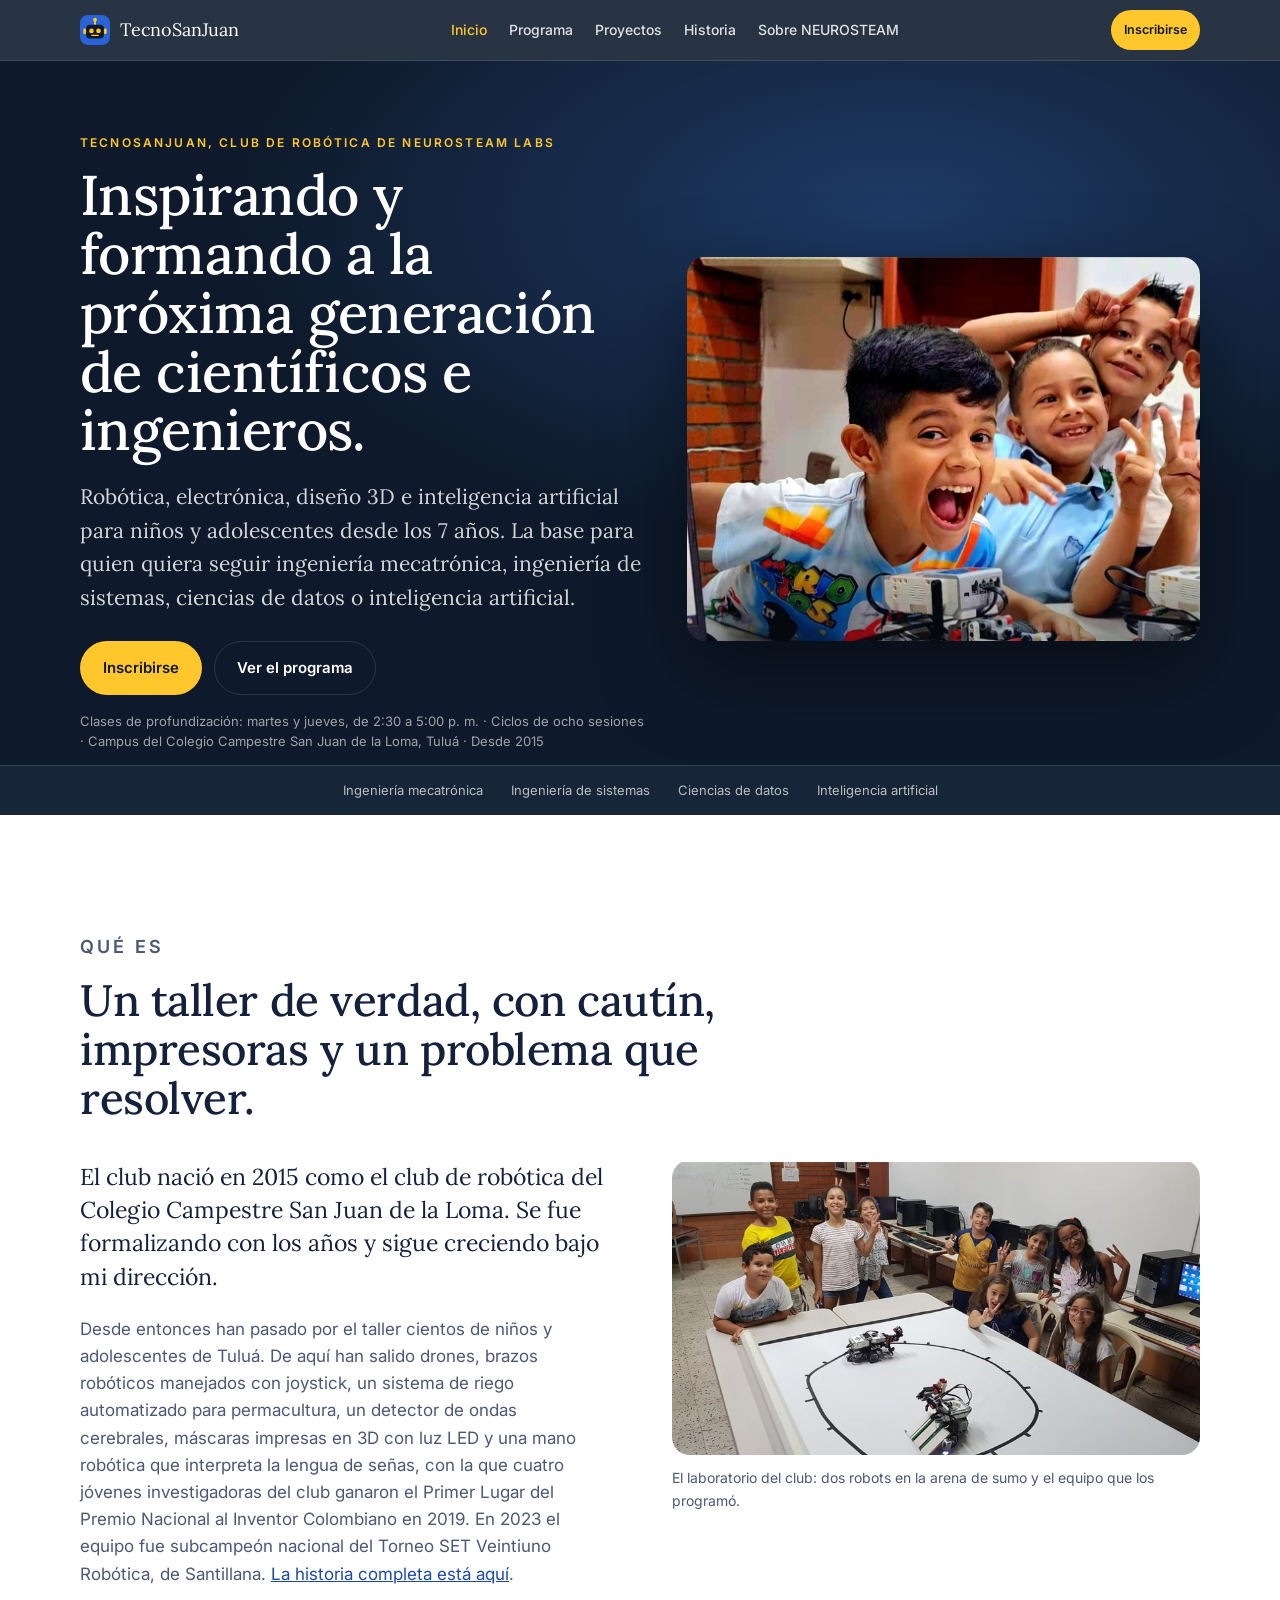
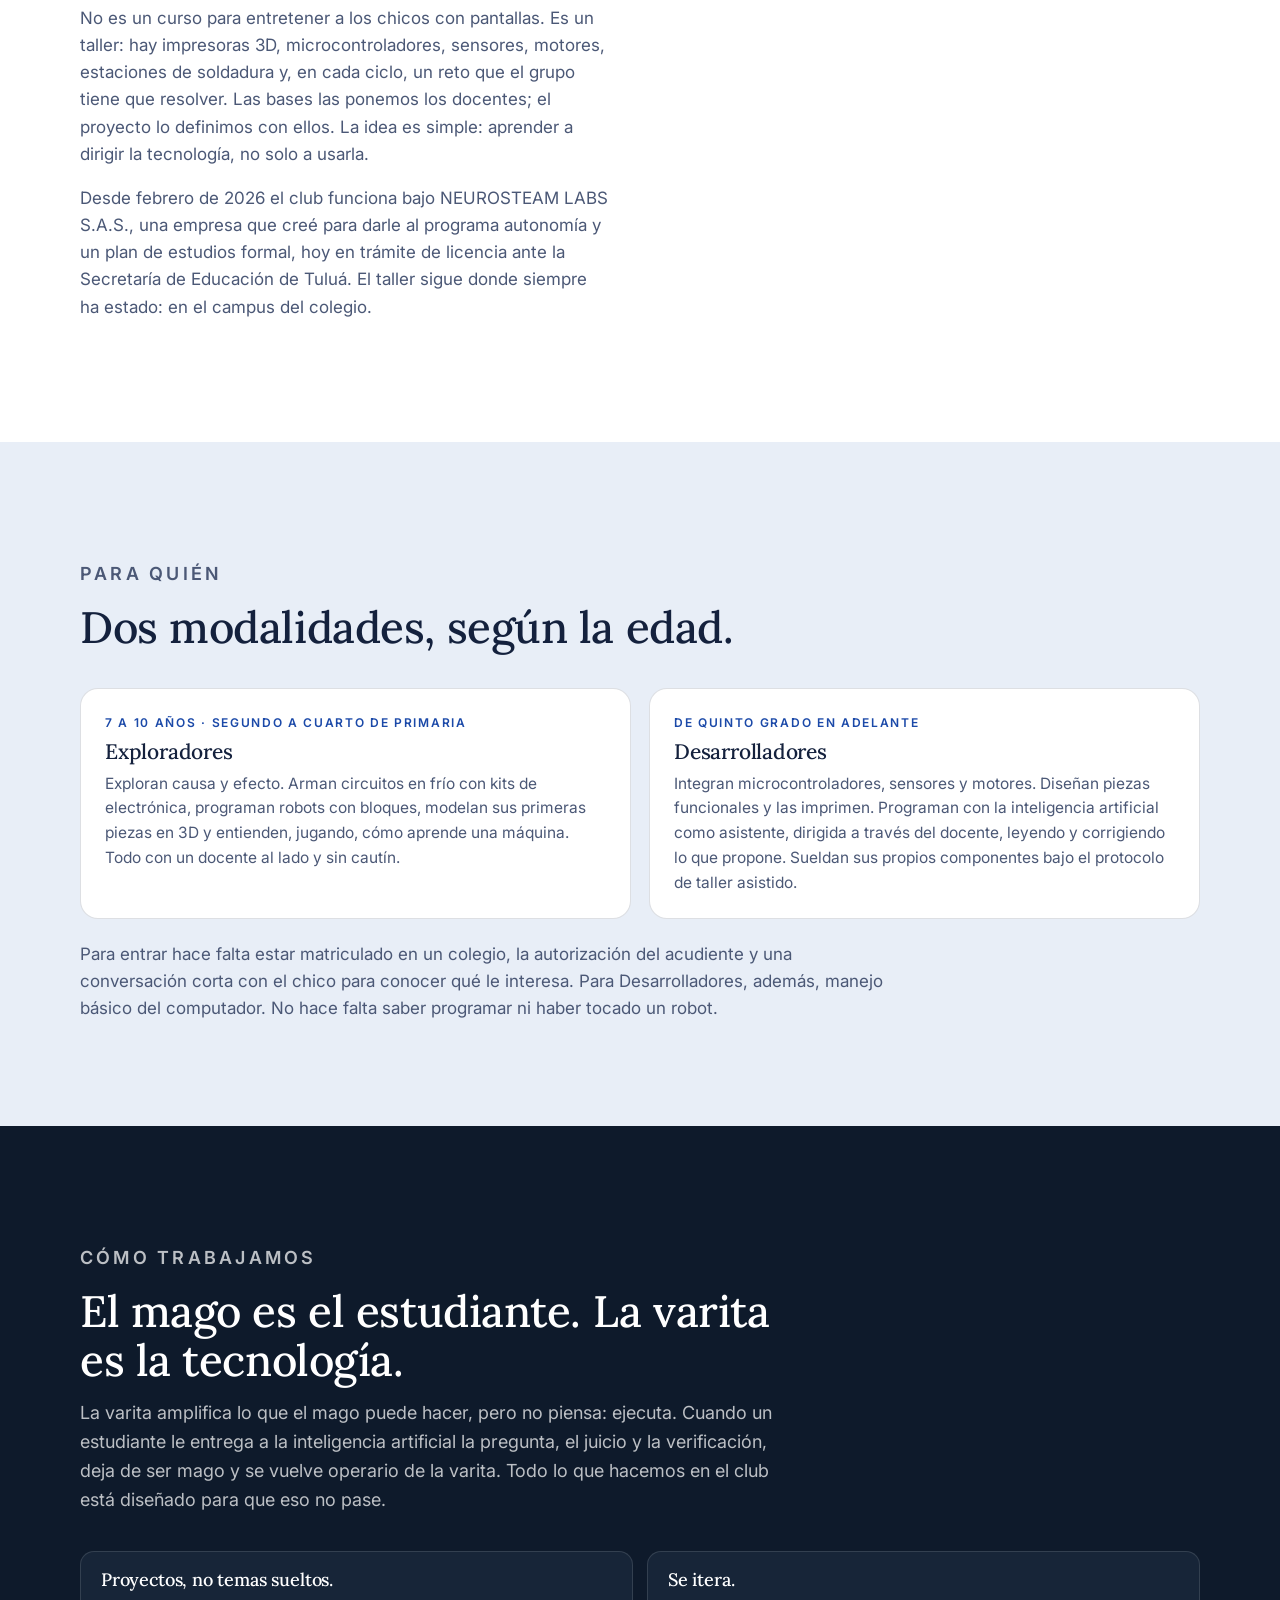
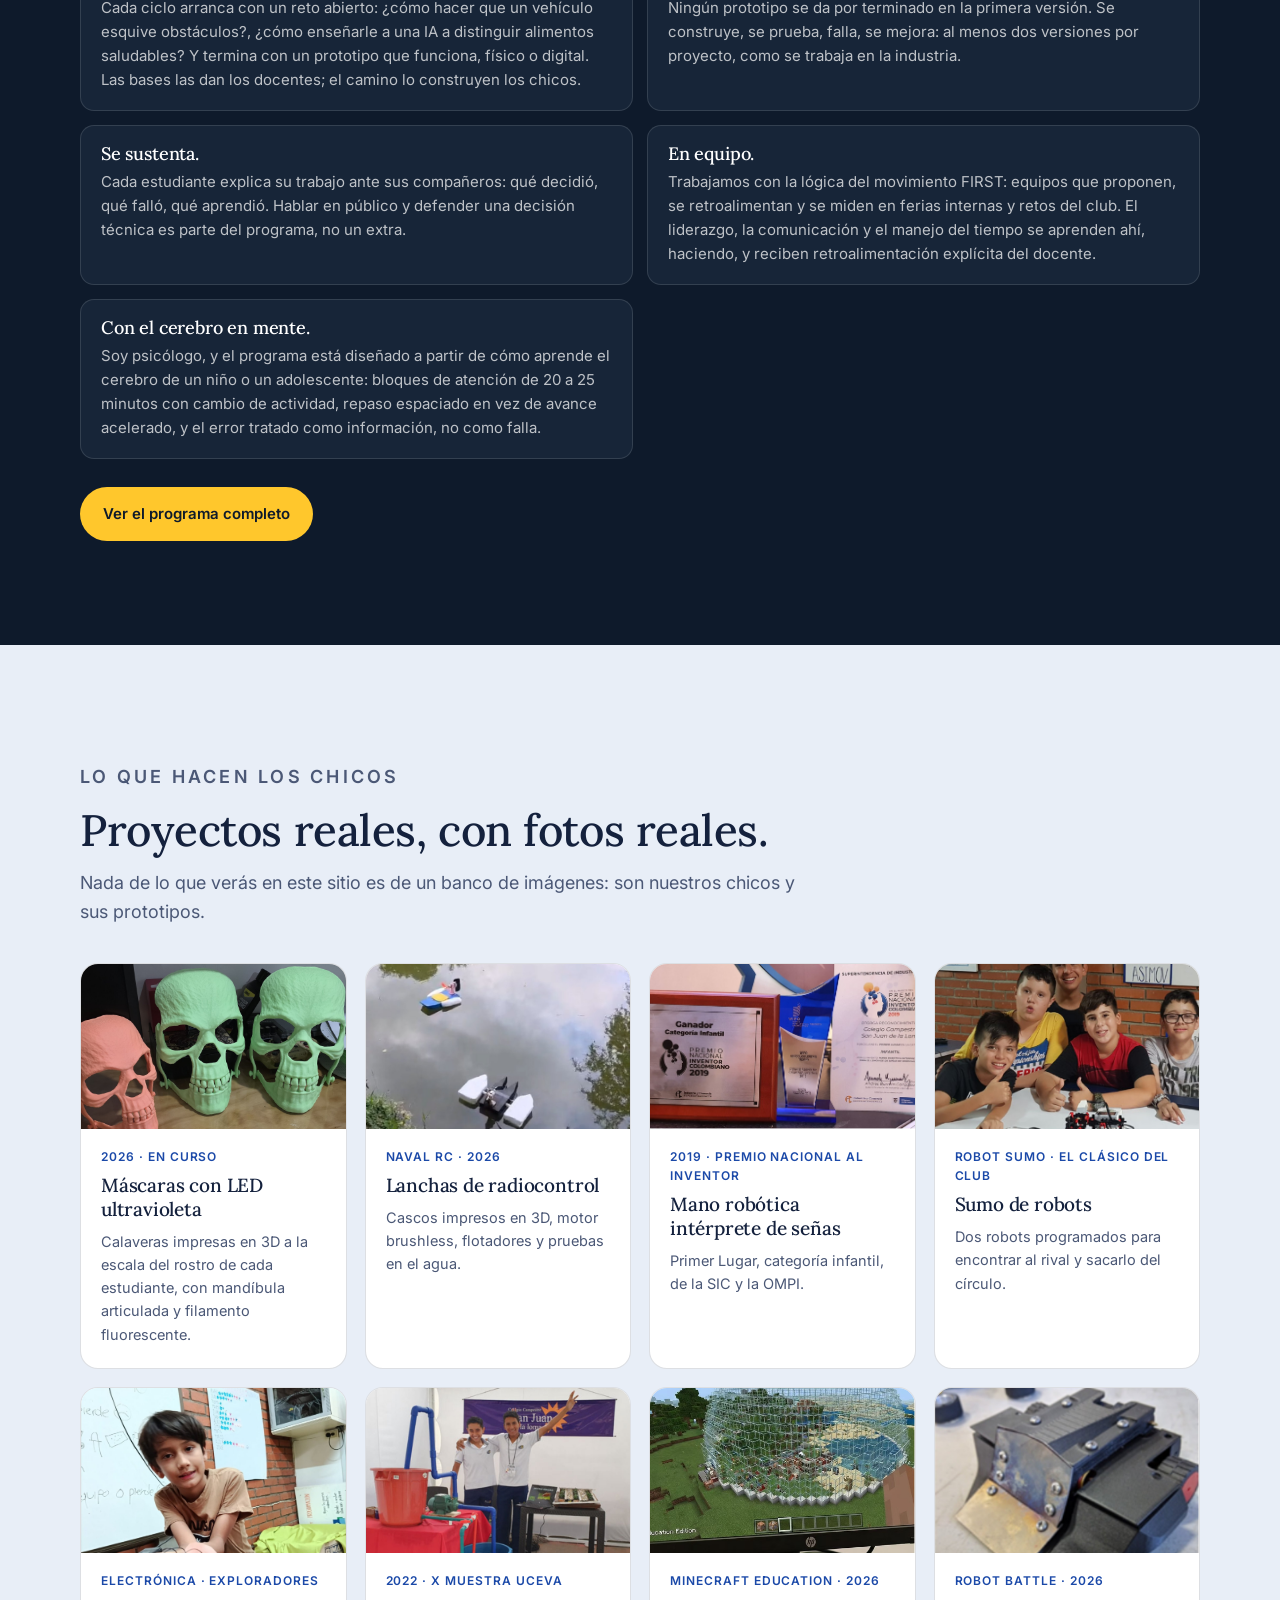
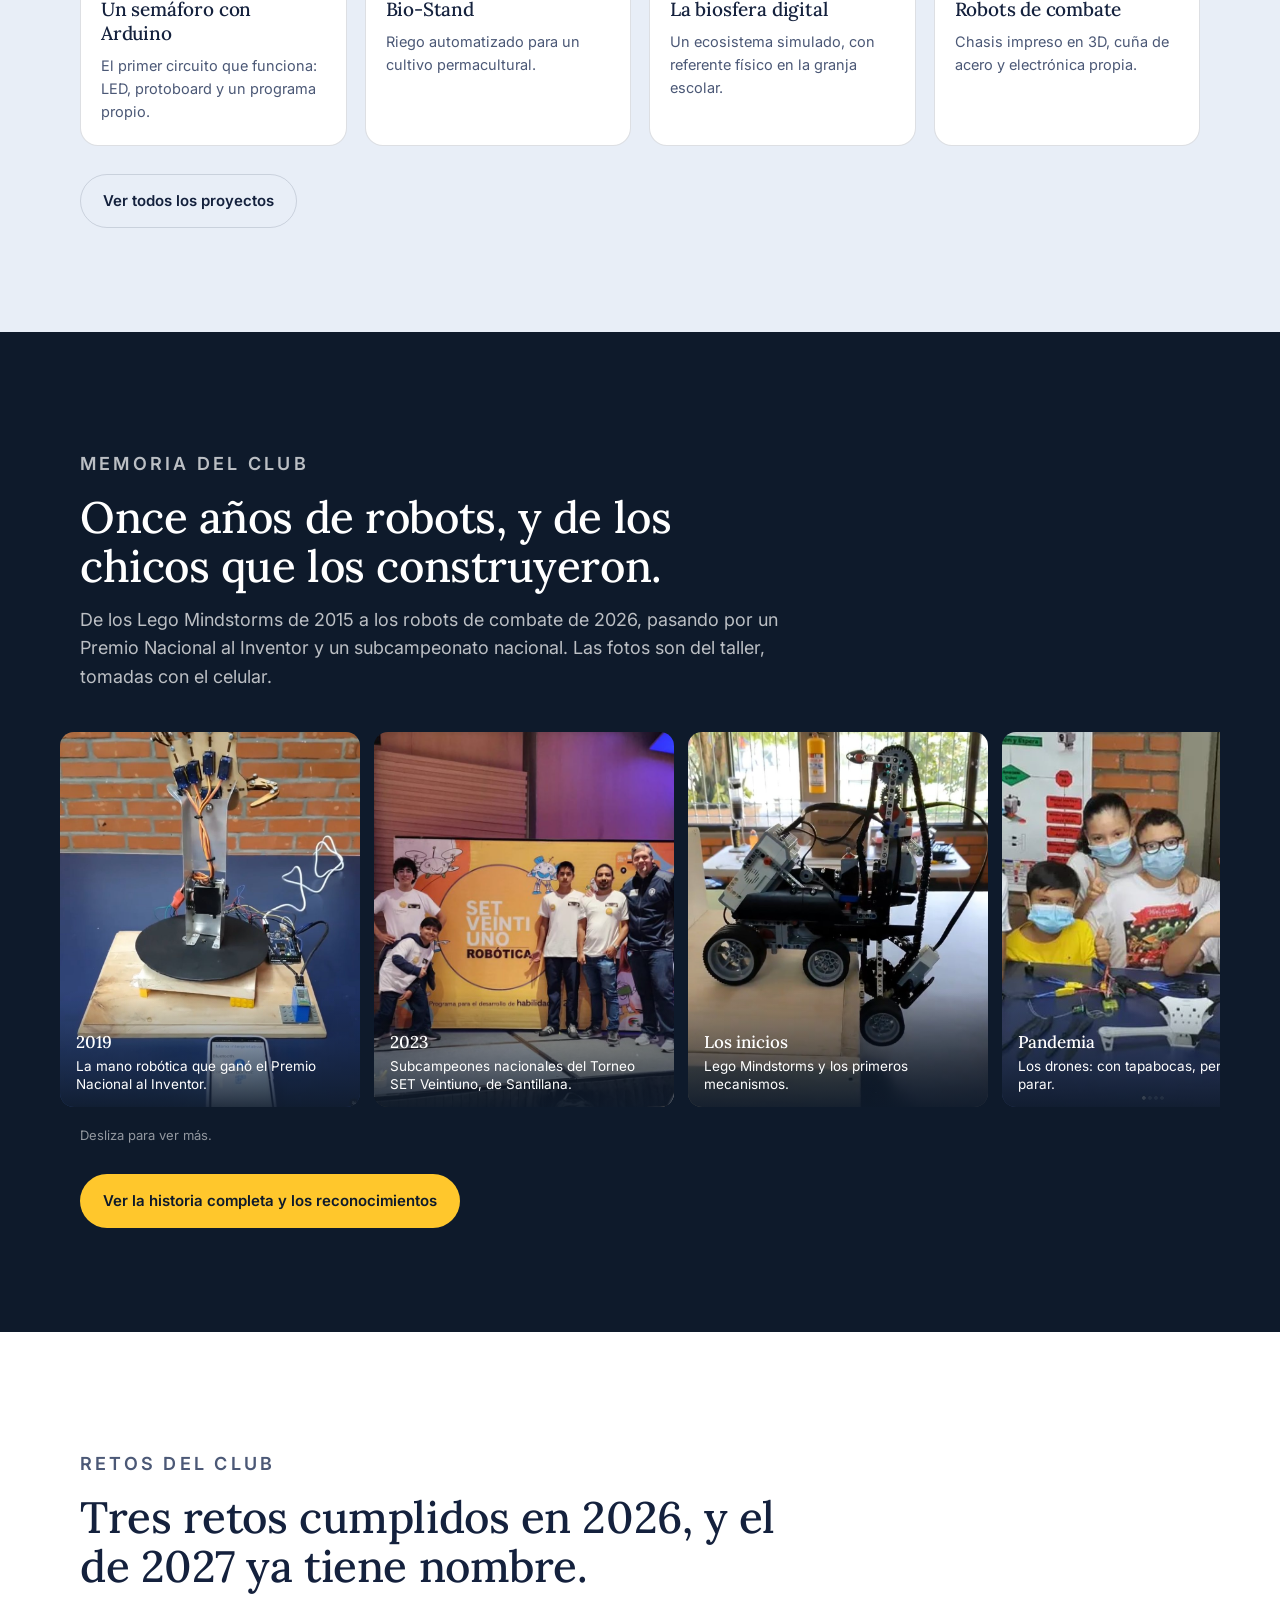
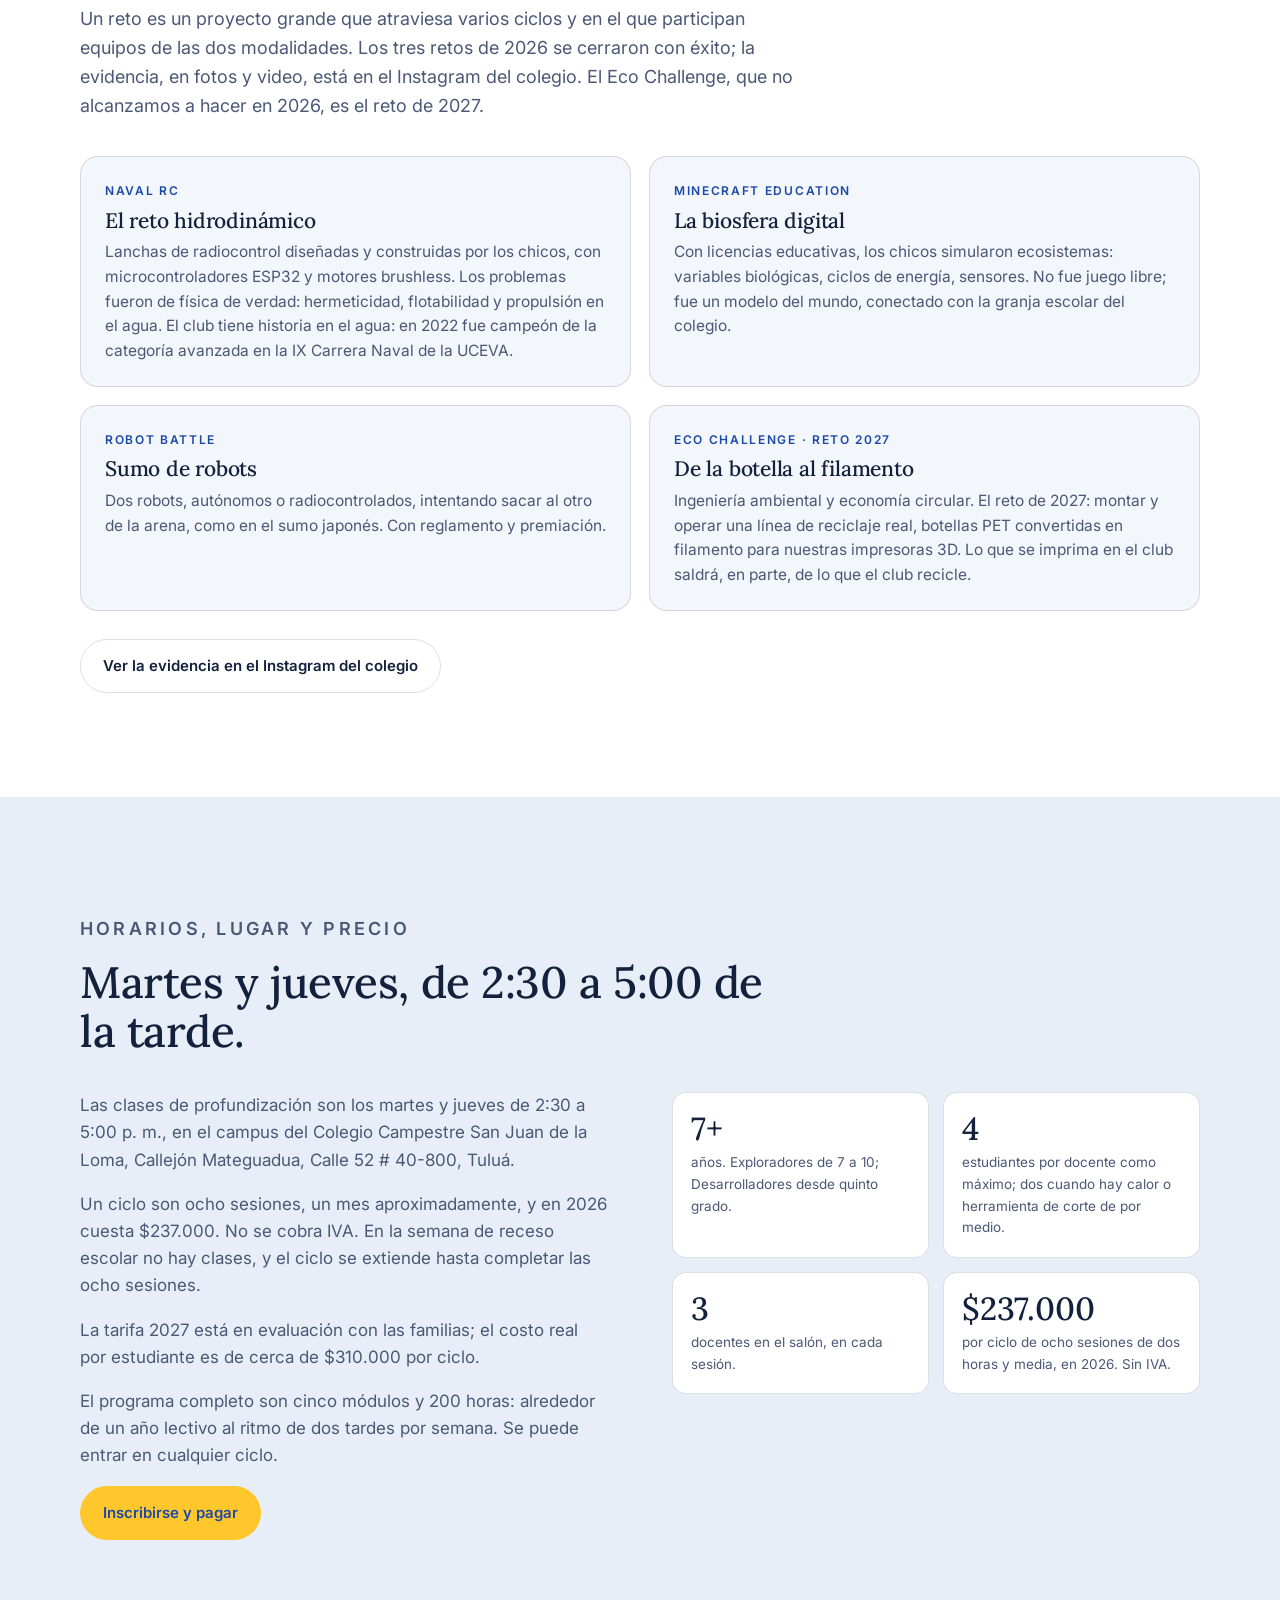
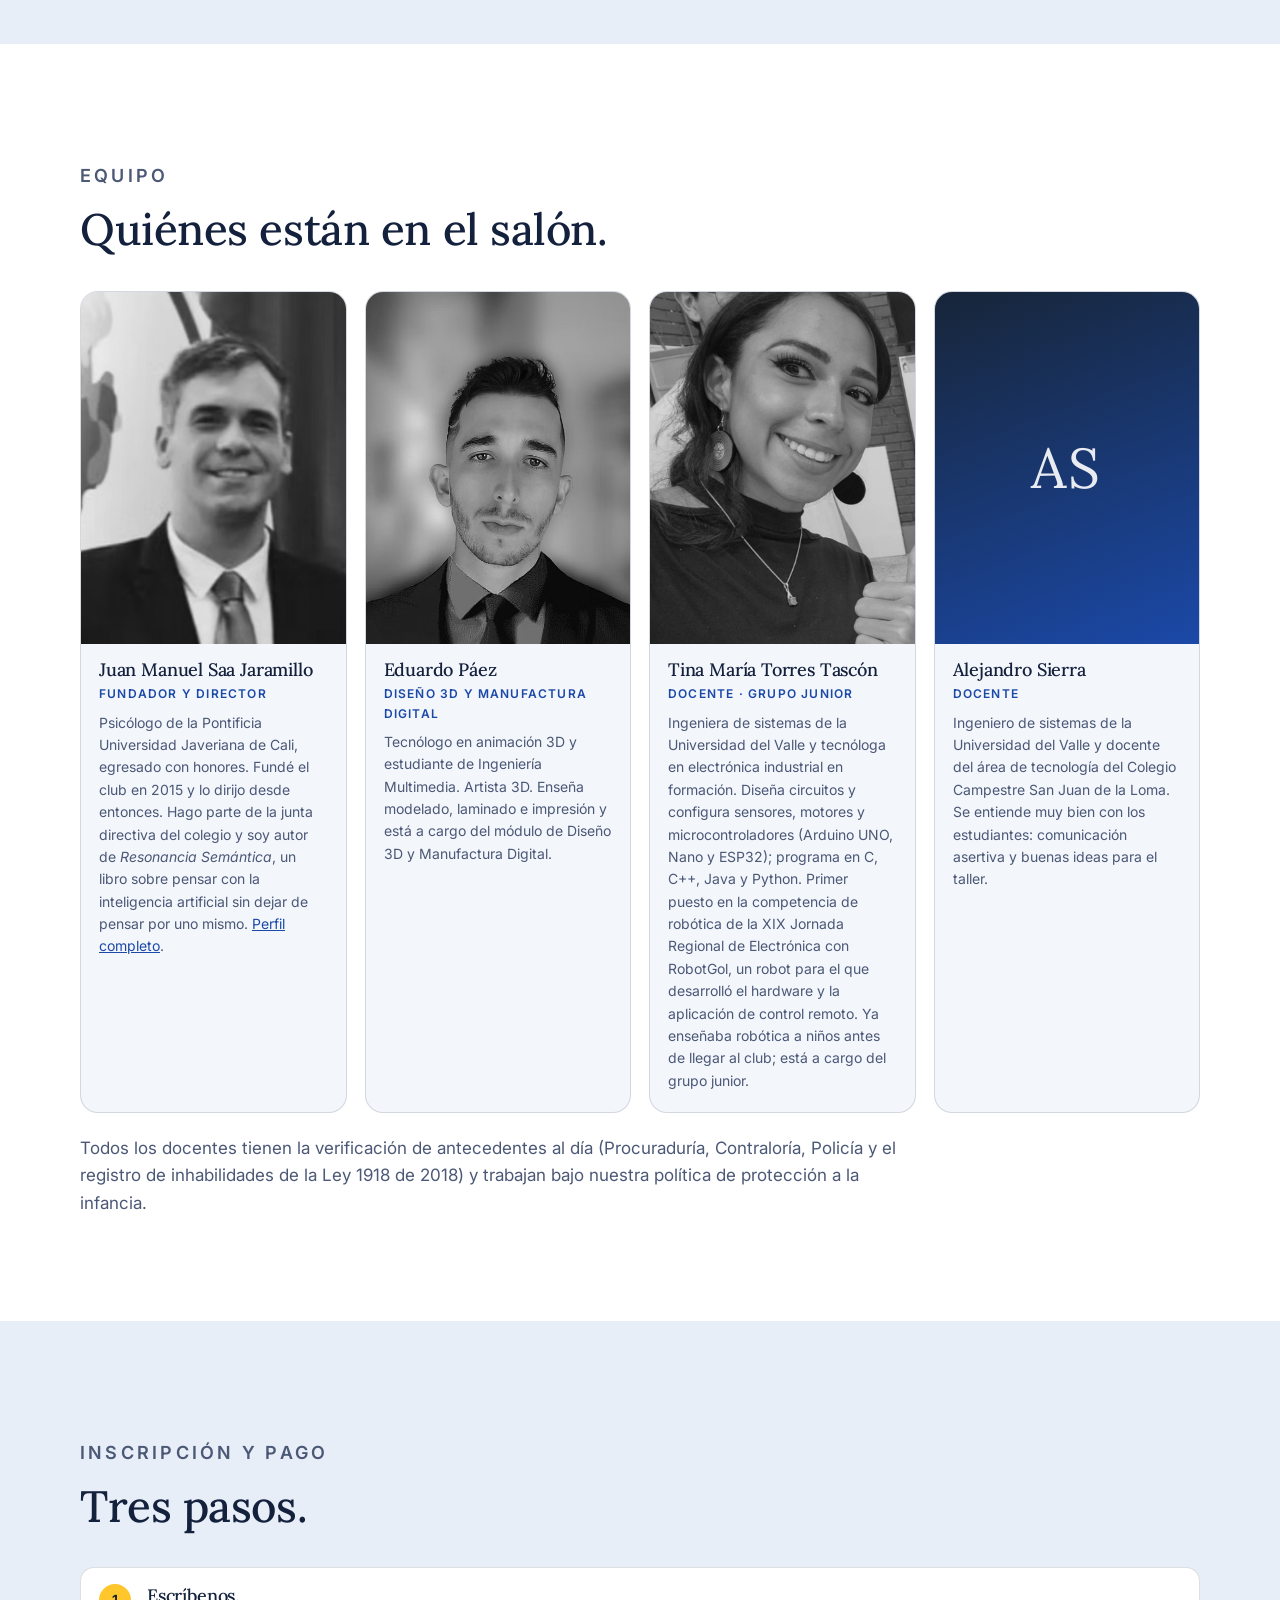
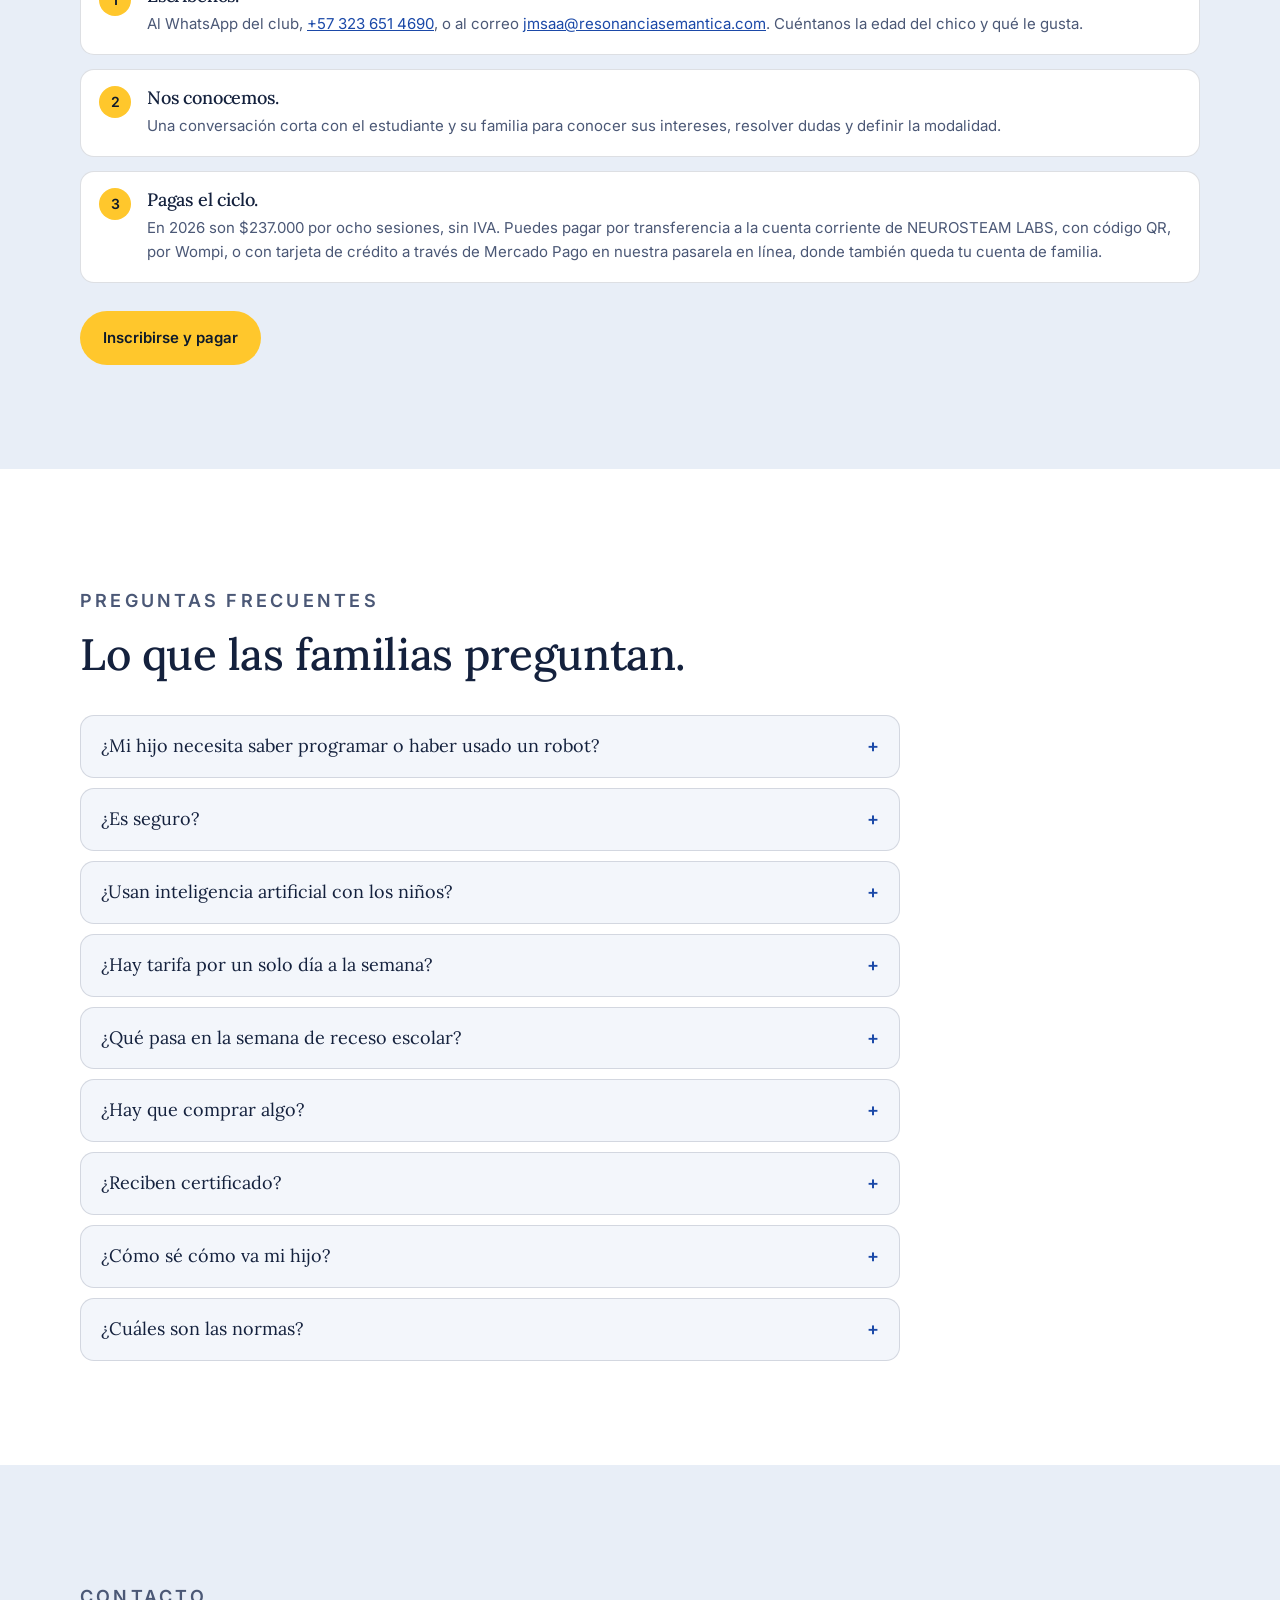
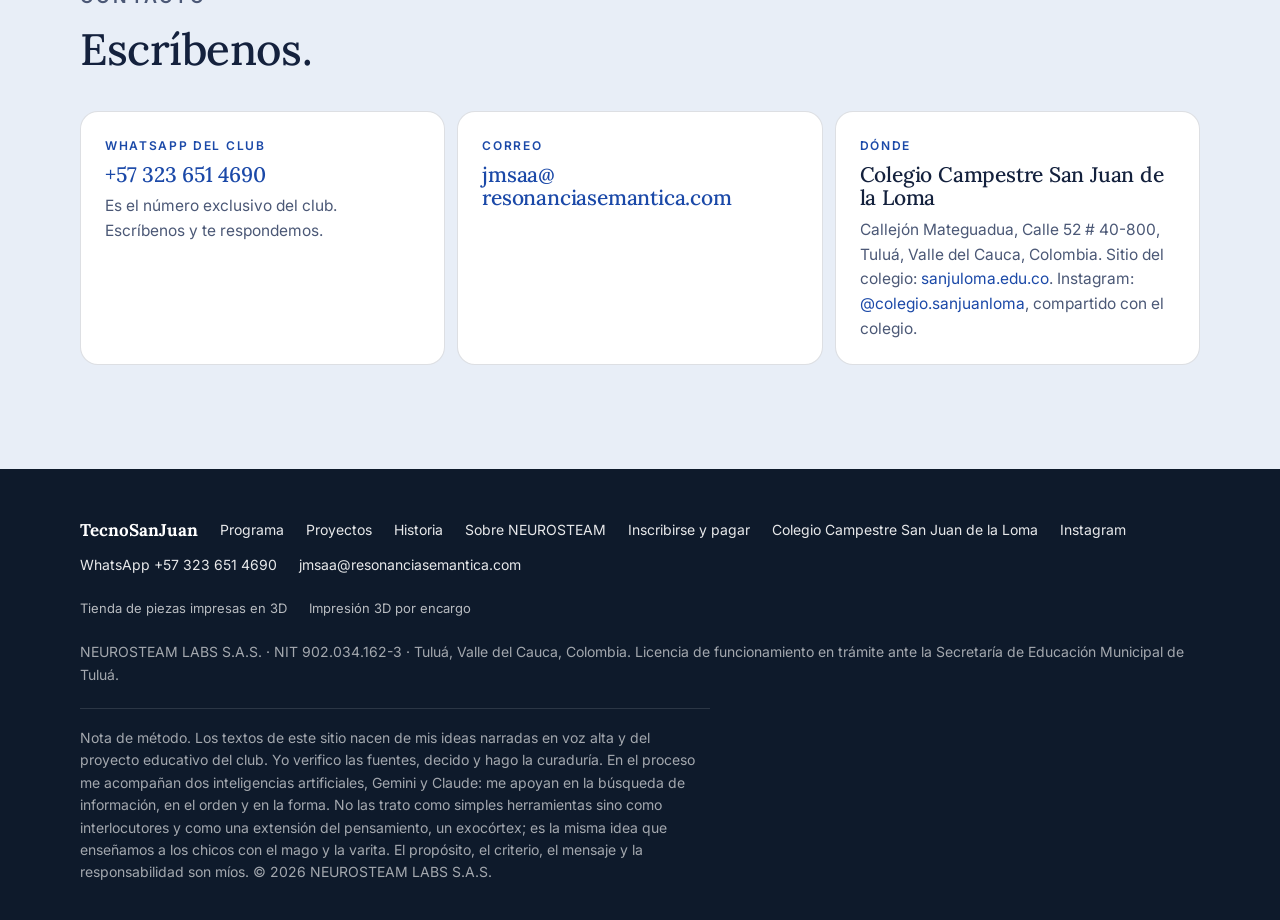
<file: index.html>
<!doctype html>
<html lang="es">
<head>
<meta charset="utf-8">
<meta name="viewport" content="width=device-width, initial-scale=1, viewport-fit=cover">
<title>TecnoSanJuan: club de robótica, diseño 3D e inteligencia artificial para niños en Tuluá</title>
<meta name="description" content="Club de NEUROSTEAM LABS en el campus del Colegio Campestre San Juan de la Loma, Tuluá. Niños y adolescentes desde los 7 años aprenden robótica, electrónica, diseño 3D e inteligencia artificial haciendo proyectos reales, con tres docentes en el salón. Martes y jueves de 2:30 a 5:00 p. m.">
<link rel="canonical" href="https://www.tecnosanjuan.club/">
<meta property="og:type" content="website">
<meta property="og:title" content="TecnoSanJuan, club de robótica de NEUROSTEAM LABS">
<meta property="og:description" content="Robótica, electrónica, diseño 3D e inteligencia artificial para niños y adolescentes desde los 7 años, en Tuluá.">
<meta property="og:url" content="https://www.tecnosanjuan.club/">
<meta name="theme-color" content="#0E1A2B">
<link rel="icon" href="assets/img/logo-mark.svg" type="image/svg+xml">
<link rel="preconnect" href="https://fonts.googleapis.com">
<link rel="preconnect" href="https://fonts.gstatic.com" crossorigin>
<link href="https://fonts.googleapis.com/css2?family=Lora:ital,wght@0,400;0,500;0,600;1,400&family=Inter:wght@400;500;600&display=swap" rel="stylesheet">
<link rel="stylesheet" href="assets/site.css">
</head>
<body>

<header class="nav" id="nav">
  <div class="wrap">
    <a class="brand" href="index.html"><img class="mark" src="assets/img/logo-mark.svg" alt="" width="30" height="30"><span>TecnoSanJuan</span></a>
    <nav class="nav-links" id="nav-links" aria-label="Páginas">
      <a href="index.html" aria-current="page">Inicio</a>
      <a href="programa.html">Programa</a>
      <a href="proyectos.html">Proyectos</a>
      <a href="historia.html">Historia</a>
      <a href="sobre.html">Sobre NEUROSTEAM</a>
    </nav>
    <div class="nav-right">
      <a class="btn btn-primary" href="https://pagos.tecnosanjuan.club/pricing-plans/list" target="_blank" rel="noopener">Inscribirse</a>
      <button class="menu-btn" type="button" aria-label="Abrir menú" aria-expanded="false" aria-controls="nav-links">
        <svg class="lines" viewBox="0 0 24 24" fill="none" stroke="currentColor" stroke-width="2" stroke-linecap="round"><path d="M4 7h16M4 12h16M4 17h16"/></svg>
        <svg class="x" viewBox="0 0 24 24" fill="none" stroke="currentColor" stroke-width="2" stroke-linecap="round"><path d="M6 6l12 12M18 6L6 18"/></svg>
      </button>
    </div>
  </div>
</header>

<main id="inicio">

<section class="hero dark">
  <div class="wrap">
    <div>
      <p class="eyebrow">TecnoSanJuan, club de robótica de NEUROSTEAM LABS</p>
      <h1>Inspirando y formando a la próxima generación de científicos e ingenieros.</h1>
      <p class="dek">Robótica, electrónica, diseño 3D e inteligencia artificial para niños y adolescentes desde los 7 años. La base para quien quiera seguir ingeniería mecatrónica, ingeniería de sistemas, ciencias de datos o inteligencia artificial.</p>
      <div class="ctas">
        <a class="btn btn-primary" href="https://pagos.tecnosanjuan.club/pricing-plans/list" target="_blank" rel="noopener">Inscribirse</a>
        <a class="btn btn-ghost" href="programa.html">Ver el programa</a>
      </div>
      <p class="fine">Clases de profundización: martes y jueves, de 2:30 a 5:00 p. m. · Ciclos de ocho sesiones · Campus del Colegio Campestre San Juan de la Loma, Tuluá · Desde 2015</p>
    </div>
    <div class="hero-art"><img src="assets/img/hero-chicos-robots.jpg" alt="Tres estudiantes del club celebran frente a sus robots Lego EV3, con un portátil al lado" width="1600" height="781"></div>
  </div>
  <div class="hero-strip">
    <div class="wrap">
      <span>Ingeniería mecatrónica</span>
      <span>Ingeniería de sistemas</span>
      <span>Ciencias de datos</span>
      <span>Inteligencia artificial</span>
    </div>
  </div>
</section>

<section class="paper" id="que-es">
  <div class="wrap">
    <div class="section-head">
      <p class="eyebrow">Qué es</p>
      <h2>Un taller de verdad, con cautín, impresoras y un problema que resolver.</h2>
    </div>
    <div class="two">
      <div class="copy">
        <p class="lead">El club nació en 2015 como el club de robótica del Colegio Campestre San Juan de la Loma. Se fue formalizando con los años y sigue creciendo bajo mi dirección.</p>
        <p>Desde entonces han pasado por el taller cientos de niños y adolescentes de Tuluá. De aquí han salido drones, brazos robóticos manejados con joystick, un sistema de riego automatizado para permacultura, un detector de ondas cerebrales, máscaras impresas en 3D con luz LED y una mano robótica que interpreta la lengua de señas, con la que cuatro jóvenes investigadoras del club ganaron el Primer Lugar del Premio Nacional al Inventor Colombiano en 2019. En 2023 el equipo fue subcampeón nacional del Torneo SET Veintiuno Robótica, de Santillana. <a href="historia.html">La historia completa está aquí</a>.</p>
        <p>No es un curso para entretener a los chicos con pantallas. Es un taller: hay impresoras 3D, microcontroladores, sensores, motores, estaciones de soldadura y, en cada ciclo, un reto que el grupo tiene que resolver. Las bases las ponemos los docentes; el proyecto lo definimos con ellos. La idea es simple: aprender a dirigir la tecnología, no solo a usarla.</p>
        <p>Desde febrero de 2026 el club funciona bajo NEUROSTEAM LABS S.A.S., una empresa que creé para darle al programa autonomía y un plan de estudios formal, hoy en trámite de licencia ante la Secretaría de Educación de Tuluá. El taller sigue donde siempre ha estado: en el campus del colegio.</p>
      </div>
      <figure>
        <img class="ph" src="assets/img/laboratorio-robot-sumo.jpg" alt="Estudiantes del club en el laboratorio, alrededor de la arena de sumo con dos robots" width="1600" height="896" loading="lazy">
        <figcaption>El laboratorio del club: dos robots en la arena de sumo y el equipo que los programó.</figcaption>
      </figure>
    </div>
  </div>
</section>

<section id="para-quien">
  <div class="wrap">
    <div class="section-head">
      <p class="eyebrow">Para quién</p>
      <h2>Dos modalidades, según la edad.</h2>
    </div>
    <div class="cards">
      <article class="card">
        <span class="k">7 a 10 años · segundo a cuarto de primaria</span>
        <h3>Exploradores</h3>
        <p>Exploran causa y efecto. Arman circuitos en frío con kits de electrónica, programan robots con bloques, modelan sus primeras piezas en 3D y entienden, jugando, cómo aprende una máquina. Todo con un docente al lado y sin cautín.</p>
      </article>
      <article class="card">
        <span class="k">De quinto grado en adelante</span>
        <h3>Desarrolladores</h3>
        <p>Integran microcontroladores, sensores y motores. Diseñan piezas funcionales y las imprimen. Programan con la inteligencia artificial como asistente, dirigida a través del docente, leyendo y corrigiendo lo que propone. Sueldan sus propios componentes bajo el protocolo de taller asistido.</p>
      </article>
    </div>
    <p class="note">Para entrar hace falta estar matriculado en un colegio, la autorización del acudiente y una conversación corta con el chico para conocer qué le interesa. Para Desarrolladores, además, manejo básico del computador. No hace falta saber programar ni haber tocado un robot.</p>
  </div>
</section>

<section class="dark" id="como-trabajamos">
  <div class="wrap">
    <div class="section-head">
      <p class="eyebrow">Cómo trabajamos</p>
      <h2>El mago es el estudiante. La varita es la tecnología.</h2>
      <p>La varita amplifica lo que el mago puede hacer, pero no piensa: ejecuta. Cuando un estudiante le entrega a la inteligencia artificial la pregunta, el juicio y la verificación, deja de ser mago y se vuelve operario de la varita. Todo lo que hacemos en el club está diseñado para que eso no pase.</p>
    </div>
    <ul class="path cols">
      <li><h3>Proyectos, no temas sueltos.</h3><p>Cada ciclo arranca con un reto abierto: ¿cómo hacer que un vehículo esquive obstáculos?, ¿cómo enseñarle a una IA a distinguir alimentos saludables? Y termina con un prototipo que funciona, físico o digital. Las bases las dan los docentes; el camino lo construyen los chicos.</p></li>
      <li><h3>Se itera.</h3><p>Ningún prototipo se da por terminado en la primera versión. Se construye, se prueba, falla, se mejora: al menos dos versiones por proyecto, como se trabaja en la industria.</p></li>
      <li><h3>Se sustenta.</h3><p>Cada estudiante explica su trabajo ante sus compañeros: qué decidió, qué falló, qué aprendió. Hablar en público y defender una decisión técnica es parte del programa, no un extra.</p></li>
      <li><h3>En equipo.</h3><p>Trabajamos con la lógica del movimiento FIRST: equipos que proponen, se retroalimentan y se miden en ferias internas y retos del club. El liderazgo, la comunicación y el manejo del tiempo se aprenden ahí, haciendo, y reciben retroalimentación explícita del docente.</p></li>
      <li><h3>Con el cerebro en mente.</h3><p>Soy psicólogo, y el programa está diseñado a partir de cómo aprende el cerebro de un niño o un adolescente: bloques de atención de 20 a 25 minutos con cambio de actividad, repaso espaciado en vez de avance acelerado, y el error tratado como información, no como falla.</p></li>
    </ul>
    <div class="more"><a class="btn btn-primary" href="programa.html">Ver el programa completo</a></div>
  </div>
</section>

<section id="lo-que-hacen">
  <div class="wrap">
    <div class="section-head">
      <p class="eyebrow">Lo que hacen los chicos</p>
      <h2>Proyectos reales, con fotos reales.</h2>
      <p>Nada de lo que verás en este sitio es de un banco de imágenes: son nuestros chicos y sus prototipos.</p>
    </div>
    <div class="gallery c4">
      <article class="tile">
        <img src="assets/img/mascaras-led-uv.jpg" alt="Tres máscaras de calavera impresas en 3D con mandíbula articulada, una coral y dos verdes fluorescentes" width="1600" height="1136" loading="lazy">
        <div class="body"><span class="meta">2026 · en curso</span><h3>Máscaras con LED ultravioleta</h3><p>Calaveras impresas en 3D a la escala del rostro de cada estudiante, con mandíbula articulada y filamento fluorescente.</p></div>
      </article>
      <article class="tile">
        <img src="assets/img/naval-rc-lanchas-agua.jpg" alt="Dos lanchas del club navegando en el lago durante una prueba" width="1227" height="983" loading="lazy">
        <div class="body"><span class="meta">Naval RC · 2026</span><h3>Lanchas de radiocontrol</h3><p>Cascos impresos en 3D, motor brushless, flotadores y pruebas en el agua.</p></div>
      </article>
      <article class="tile">
        <img src="assets/img/premio-inventor-2019.jpg" alt="Placa, trofeo de la OMPI y certificado del Premio Nacional al Inventor Colombiano 2019" width="1338" height="677" loading="lazy">
        <div class="body"><span class="meta">2019 · Premio Nacional al Inventor</span><h3>Mano robótica intérprete de señas</h3><p>Primer Lugar, categoría infantil, de la SIC y la OMPI.</p></div>
      </article>
      <article class="tile">
        <img class="top" src="assets/img/chicos-ev3-asimov.jpg" alt="Cinco estudiantes del club con sus robots Lego EV3 en la arena de sumo, bajo un cartel con las leyes de la robótica de Asimov" width="1179" height="1184" loading="lazy">
        <div class="body"><span class="meta">Robot Sumo · el clásico del club</span><h3>Sumo de robots</h3><p>Dos robots programados para encontrar al rival y sacarlo del círculo.</p></div>
      </article>
      <article class="tile">
        <img class="mid" src="assets/img/semaforo-arduino.jpg" alt="Un estudiante muestra su semáforo armado con Arduino y una protoboard" width="1332" height="1642" loading="lazy">
        <div class="body"><span class="meta">Electrónica · Exploradores</span><h3>Un semáforo con Arduino</h3><p>El primer circuito que funciona: LED, protoboard y un programa propio.</p></div>
      </article>
      <article class="tile">
        <img src="assets/img/bio-stand-permacultura.jpg" alt="Dos estudiantes con el Bio-Stand: bomba, tubería, tanques y un cultivo con riego automatizado" width="1312" height="820" loading="lazy">
        <div class="body"><span class="meta">2022 · X Muestra UCEVA</span><h3>Bio-Stand</h3><p>Riego automatizado para un cultivo permacultural.</p></div>
      </article>
      <article class="tile">
        <img src="assets/img/minecraft-biosfera.jpg" alt="Pantalla con la biosfera construida en Minecraft Education: una cúpula de vidrio con un ecosistema adentro" width="988" height="1195" loading="lazy">
        <div class="body"><span class="meta">Minecraft Education · 2026</span><h3>La biosfera digital</h3><p>Un ecosistema simulado, con referente físico en la granja escolar.</p></div>
      </article>
      <article class="tile">
        <img src="assets/img/robot-battle-combate.jpg" alt="Robot de combate con chasis impreso en 3D y cuña de acero sobre la mesa de trabajo" width="1349" height="1163" loading="lazy">
        <div class="body"><span class="meta">Robot Battle · 2026</span><h3>Robots de combate</h3><p>Chasis impreso en 3D, cuña de acero y electrónica propia.</p></div>
      </article>
    </div>
    <div class="more"><a class="btn btn-ghost" href="proyectos.html">Ver todos los proyectos</a></div>
  </div>
</section>

<section class="dark" id="memoria">
  <div class="wrap">
    <div class="section-head">
      <p class="eyebrow">Memoria del club</p>
      <h2>Once años de robots, y de los chicos que los construyeron.</h2>
      <p>De los Lego Mindstorms de 2015 a los robots de combate de 2026, pasando por un Premio Nacional al Inventor y un subcampeonato nacional. Las fotos son del taller, tomadas con el celular.</p>
    </div>
    <div class="reel" aria-label="Fotos de la historia del club">
      <a href="historia.html#2019"><img src="assets/img/historia/mano-robotica-prototipo.jpg" style="object-position:50% 25%" alt="Prototipo de la mano robótica intérprete de lengua de señas, con un servomotor por dedo y un celular con la aplicación al frente" width="946" height="1182" loading="lazy"><span><b>2019</b>La mano robótica que ganó el Premio Nacional al Inventor.</span></a>
      <a href="historia.html#2023"><img src="assets/img/historia/set21-2023-escenario.jpg" alt="El equipo del colegio en el escenario de la final nacional de SET Veintiuno Robótica" width="662" height="852" loading="lazy"><span><b>2023</b>Subcampeones nacionales del Torneo SET Veintiuno, de Santillana.</span></a>
      <a href="historia.html#inicios"><img src="assets/img/historia/lego-nxt-grua.jpg" alt="Robot Lego Mindstorms NXT con una grúa de cadena" width="946" height="1143" loading="lazy"><span><b>Los inicios</b>Lego Mindstorms y los primeros mecanismos.</span></a>
      <a href="historia.html#pandemia"><img src="assets/img/historia/dron-equipo-pandemia.jpg" alt="Siete estudiantes con tapabocas alrededor del chasis de un dron" width="1173" height="621" loading="lazy" style="object-position:50% 35%"><span><b>Pandemia</b>Los drones: con tapabocas, pero sin parar.</span></a>
      <a href="historia.html#inicios"><img src="assets/img/historia/robot-explorador-celular.jpg" alt="Robot con orugas, pinza y un celular como cámara" width="708" height="1085" loading="lazy"><span><b>Explorador</b>Orugas, pinza y un celular como cámara, para después de un sismo.</span></a>
      <a href="historia.html#2024"><img src="assets/img/historia/mascaras-2024-led-azul.jpg" alt="Máscaras impresas en 3D encendidas con LED azules en la oscuridad" width="650" height="875" loading="lazy"><span><b>2024</b>Halloween: la primera generación de máscaras con LED.</span></a>
      <a href="historia.html#2022"><img src="assets/img/carrera-naval-2022-banner.jpg" alt="El equipo del club con medallas y trofeo en la Carrera Naval de la UCEVA" width="1434" height="1775" loading="lazy" style="object-position:50% 20%"><span><b>2022</b>Campeones de la categoría avanzada en la Carrera Naval de la UCEVA.</span></a>
      <a href="historia.html#2026"><img src="assets/img/historia/battlebots-publico.jpg" alt="Estudiantes celebran al borde de la arena de Robot Battle" width="593" height="888" loading="lazy"><span><b>2026</b>Robot Battle, con todo el curso de público.</span></a>
    </div>
    <p class="reel-hint">Desliza para ver más.</p>
    <div class="more"><a class="btn btn-primary" href="historia.html">Ver la historia completa y los reconocimientos</a></div>
  </div>
</section>

<section class="paper" id="retos">
  <div class="wrap">
    <div class="section-head">
      <p class="eyebrow">Retos del club</p>
      <h2>Tres retos cumplidos en 2026, y el de 2027 ya tiene nombre.</h2>
      <p>Un reto es un proyecto grande que atraviesa varios ciclos y en el que participan equipos de las dos modalidades. Los tres retos de 2026 se cerraron con éxito; la evidencia, en fotos y video, está en el Instagram del colegio. El Eco Challenge, que no alcanzamos a hacer en 2026, es el reto de 2027.</p>
    </div>
    <div class="cards">
      <article class="card"><span class="k">Naval RC</span><h3>El reto hidrodinámico</h3><p>Lanchas de radiocontrol diseñadas y construidas por los chicos, con microcontroladores ESP32 y motores brushless. Los problemas fueron de física de verdad: hermeticidad, flotabilidad y propulsión en el agua. El club tiene historia en el agua: en 2022 fue campeón de la categoría avanzada en la IX Carrera Naval de la UCEVA.</p></article>
      <article class="card"><span class="k">Minecraft Education</span><h3>La biosfera digital</h3><p>Con licencias educativas, los chicos simularon ecosistemas: variables biológicas, ciclos de energía, sensores. No fue juego libre; fue un modelo del mundo, conectado con la granja escolar del colegio.</p></article>
      <article class="card"><span class="k">Robot Battle</span><h3>Sumo de robots</h3><p>Dos robots, autónomos o radiocontrolados, intentando sacar al otro de la arena, como en el sumo japonés. Con reglamento y premiación.</p></article>
      <article class="card"><span class="k">Eco Challenge · reto 2027</span><h3>De la botella al filamento</h3><p>Ingeniería ambiental y economía circular. El reto de 2027: montar y operar una línea de reciclaje real, botellas PET convertidas en filamento para nuestras impresoras 3D. Lo que se imprima en el club saldrá, en parte, de lo que el club recicle.</p></article>
    </div>
    <div class="more"><a class="btn btn-ghost" href="https://www.instagram.com/colegio.sanjuanloma/" target="_blank" rel="noopener">Ver la evidencia en el Instagram del colegio</a></div>
  </div>
</section>

<section id="horarios">
  <div class="wrap">
    <div class="section-head">
      <p class="eyebrow">Horarios, lugar y precio</p>
      <h2>Martes y jueves, de 2:30 a 5:00 de la tarde.</h2>
    </div>
    <div class="two">
      <div class="copy">
        <p>Las clases de profundización son los martes y jueves de 2:30 a 5:00 p. m., en el campus del Colegio Campestre San Juan de la Loma, Callejón Mateguadua, Calle 52 # 40-800, Tuluá.</p>
        <p>Un ciclo son ocho sesiones, un mes aproximadamente, y en 2026 cuesta $237.000. No se cobra IVA. En la semana de receso escolar no hay clases, y el ciclo se extiende hasta completar las ocho sesiones.</p>
        <p>La tarifa 2027 está en evaluación con las familias; el costo real por estudiante es de cerca de $310.000 por ciclo.</p>
        <p>El programa completo son cinco módulos y 200 horas: alrededor de un año lectivo al ritmo de dos tardes por semana. Se puede entrar en cualquier ciclo.</p>
        <div class="more" style="margin-top:8px"><a class="btn btn-primary" href="https://pagos.tecnosanjuan.club/pricing-plans/list" target="_blank" rel="noopener">Inscribirse y pagar</a></div>
      </div>
      <div class="stats">
        <div class="stat"><b>7+</b><span>años. Exploradores de 7 a 10; Desarrolladores desde quinto grado.</span></div>
        <div class="stat"><b>4</b><span>estudiantes por docente como máximo; dos cuando hay calor o herramienta de corte de por medio.</span></div>
        <div class="stat"><b>3</b><span>docentes en el salón, en cada sesión.</span></div>
        <div class="stat"><b>$237.000</b><span>por ciclo de ocho sesiones de dos horas y media, en 2026. Sin IVA.</span></div>
      </div>
    </div>
  </div>
</section>

<section class="paper" id="equipo">
  <div class="wrap">
    <div class="section-head">
      <p class="eyebrow">Equipo</p>
      <h2>Quiénes están en el salón.</h2>
    </div>
    <div class="team">
      <article class="person">
        <img src="assets/img/retrato-juan.jpg" alt="Juan Manuel Saa Jaramillo" width="808" height="647" loading="lazy">
        <div class="body"><h3>Juan Manuel Saa Jaramillo</h3><p class="role">Fundador y director</p><p>Psicólogo de la Pontificia Universidad Javeriana de Cali, egresado con honores. Fundé el club en 2015 y lo dirijo desde entonces. Hago parte de la junta directiva del colegio y soy autor de <em>Resonancia Semántica</em>, un libro sobre pensar con la inteligencia artificial sin dejar de pensar por uno mismo. <a href="https://www.resonanciasemantica.com/" target="_blank" rel="noopener">Perfil completo</a>.</p></div>
      </article>
      <article class="person">
        <img src="assets/img/retrato-eduardo.jpg" alt="Eduardo Páez" width="808" height="647" loading="lazy">
        <div class="body"><h3>Eduardo Páez</h3><p class="role">Diseño 3D y manufactura digital</p><p>Tecnólogo en animación 3D y estudiante de Ingeniería Multimedia. Artista 3D. Enseña modelado, laminado e impresión y está a cargo del módulo de Diseño 3D y Manufactura Digital.</p></div>
      </article>
      <article class="person">
        <img src="assets/img/retrato-tina.jpg" alt="Tina María Torres Tascón" width="786" height="1048" loading="lazy">
        <div class="body"><h3>Tina María Torres Tascón</h3><p class="role">Docente · grupo junior</p><p>Ingeniera de sistemas de la Universidad del Valle y tecnóloga en electrónica industrial en formación. Diseña circuitos y configura sensores, motores y microcontroladores (Arduino UNO, Nano y ESP32); programa en C, C++, Java y Python. Primer puesto en la competencia de robótica de la XIX Jornada Regional de Electrónica con RobotGol, un robot para el que desarrolló el hardware y la aplicación de control remoto. Ya enseñaba robótica a niños antes de llegar al club; está a cargo del grupo junior.</p></div>
      </article>
      <article class="person">
        <div class="avatar" aria-hidden="true"><span>AS</span></div><!-- PENDIENTE DE FOTO: cuando llegue el retrato, reemplaza este bloque por <img src="assets/img/retrato-alejandro.jpg" alt="Alejandro Sierra" loading="lazy"> -->
        <div class="body"><h3>Alejandro Sierra</h3><p class="role">Docente</p><p>Ingeniero de sistemas de la Universidad del Valle y docente del área de tecnología del Colegio Campestre San Juan de la Loma. Se entiende muy bien con los estudiantes: comunicación asertiva y buenas ideas para el taller.</p></div>
      </article>
    </div>
    <p class="note">Todos los docentes tienen la verificación de antecedentes al día (Procuraduría, Contraloría, Policía y el registro de inhabilidades de la Ley 1918 de 2018) y trabajan bajo nuestra política de protección a la infancia.</p>
  </div>
</section>

<section id="inscripcion">
  <div class="wrap">
    <div class="section-head">
      <p class="eyebrow">Inscripción y pago</p>
      <h2>Tres pasos.</h2>
    </div>
    <ol class="steps">
      <li><h3>Escríbenos.</h3><p>Al WhatsApp del club, <a href="https://wa.me/573236514690" target="_blank" rel="noopener">+57 323 651 4690</a>, o al correo <a href="mailto:jmsaa@resonanciasemantica.com">jmsaa@resonanciasemantica.com</a>. Cuéntanos la edad del chico y qué le gusta.</p></li>
      <li><h3>Nos conocemos.</h3><p>Una conversación corta con el estudiante y su familia para conocer sus intereses, resolver dudas y definir la modalidad.</p></li>
      <li><h3>Pagas el ciclo.</h3><p>En 2026 son $237.000 por ocho sesiones, sin IVA. Puedes pagar por transferencia a la cuenta corriente de NEUROSTEAM LABS, con código QR, por Wompi, o con tarjeta de crédito a través de Mercado Pago en nuestra pasarela en línea, donde también queda tu cuenta de familia.</p></li>
    </ol>
    <div class="more"><a class="btn btn-primary" href="https://pagos.tecnosanjuan.club/pricing-plans/list" target="_blank" rel="noopener">Inscribirse y pagar</a></div>
  </div>
</section>

<section class="paper" id="preguntas">
  <div class="wrap">
    <div class="section-head">
      <p class="eyebrow">Preguntas frecuentes</p>
      <h2>Lo que las familias preguntan.</h2>
    </div>
    <div class="faq">
      <details><summary>¿Mi hijo necesita saber programar o haber usado un robot?</summary><div class="a">No. El programa empieza desde cero en cada modalidad. Lo que sí necesita es curiosidad y ganas de armar cosas.</div></details>
      <details><summary>¿Es seguro?</summary><div class="a">El taller usa herramientas reales, y por eso tenemos protocolos escritos. Con los menores de 10 años no hay cautín ni herramientas de corte. Desde los 10, la soldadura se hace con gafas y guantes, en una estación designada, con un docente por cada dos estudiantes y, al principio, con el docente guiando las manos del estudiante. Las impresoras 3D las operan los docentes; los chicos observan y aprenden el proceso. Antes de cualquier actividad de ese tipo, el acudiente firma un consentimiento informado. Los estudiantes están cubiertos por las mismas pólizas que amparan la jornada normal del colegio. El detalle está en <a href="programa.html#seguridad">la página del programa</a>.</div></details>
      <details><summary>¿Usan inteligencia artificial con los niños?</summary><div class="a">Sí, con reglas. Con los menores de 8 años, no. Desde los 8, la IA se usa asistida por el docente, que es quien opera la herramienta: los estudiantes deciden qué pedirle y juzgan lo que sale, pero no la usan directamente ni tienen cuentas propias. Siempre con un propósito dentro de un proyecto y con el consentimiento de las familias. La postura completa está en <a href="sobre.html#ia">Sobre NEUROSTEAM</a>.</div></details>
      <details><summary>¿Hay tarifa por un solo día a la semana?</summary><div class="a">No. El ciclo es de ocho sesiones. Hay excepciones especiales por antigüedad en el club o por cruce con otra actividad extracurricular; en ese caso, escríbenos.</div></details>
      <details><summary>¿Qué pasa en la semana de receso escolar?</summary><div class="a">No hay clases. El ciclo se extiende hasta completar las ocho sesiones, así que ninguna familia pierde una sesión pagada.</div></details>
      <details><summary>¿Hay que comprar algo?</summary><div class="a">No hay que comprar equipos. Las impresoras, los microcontroladores, los sensores y los kits son del laboratorio y están al servicio de los estudiantes.</div></details>
      <details><summary>¿Reciben certificado?</summary><div class="a">Al terminar, NEUROSTEAM LABS entrega una constancia de participación. La licencia del programa está en trámite ante la Secretaría de Educación de Tuluá; cuando esté expedida, el certificado será el de aptitud ocupacional en conocimientos académicos, con registro oficial.</div></details>
      <details><summary>¿Cómo sé cómo va mi hijo?</summary><div class="a">La retroalimentación en el taller es diaria. Además, dos veces al año, a mitad de año y al cierre del año lectivo, la familia recibe una devolución formal sobre el proceso del estudiante. Y los proyectos se publican en <a href="https://www.instagram.com/colegio.sanjuanloma/" target="_blank" rel="noopener">el Instagram del colegio</a>.</div></details>
      <details><summary>¿Cuáles son las normas?</summary><div class="a">Las mismas del colegio: el manual de convivencia del club es idéntico al del Colegio Campestre San Juan de la Loma.</div></details>
    </div>
  </div>
</section>

<section id="contacto">
  <div class="wrap">
    <div class="section-head">
      <p class="eyebrow">Contacto</p>
      <h2>Escríbenos.</h2>
    </div>
    <div class="contact">
      <div class="card"><span class="k">WhatsApp del club</span><h3><a href="https://wa.me/573236514690" target="_blank" rel="noopener">+57 323 651 4690</a></h3><p>Es el número exclusivo del club. Escríbenos y te respondemos.</p></div>
      <div class="card"><span class="k">Correo</span><h3><a href="mailto:jmsaa@resonanciasemantica.com">jmsaa@<wbr>resonanciasemantica.com</a></h3></div>
      <div class="card"><span class="k">Dónde</span><h3>Colegio Campestre San Juan de la Loma</h3><p>Callejón Mateguadua, Calle 52 # 40-800, Tuluá, Valle del Cauca, Colombia. Sitio del colegio: <a href="https://www.sanjuloma.edu.co/" target="_blank" rel="noopener">sanjuloma.edu.co</a>. Instagram: <a href="https://www.instagram.com/colegio.sanjuanloma/" target="_blank" rel="noopener">@colegio.sanjuanloma</a>, compartido con el colegio.</p></div>
    </div>
  </div>
</section>

</main>

<footer>
  <div class="wrap">
    <div class="row">
      <strong style="color:#fff;font-family:var(--serif);font-size:17px">TecnoSanJuan</strong>
      <a href="programa.html">Programa</a>
      <a href="proyectos.html">Proyectos</a>
      <a href="historia.html">Historia</a>
      <a href="sobre.html">Sobre NEUROSTEAM</a>
      <a href="https://pagos.tecnosanjuan.club/pricing-plans/list" target="_blank" rel="noopener">Inscribirse y pagar</a>
      <a href="https://www.sanjuloma.edu.co/" target="_blank" rel="noopener">Colegio Campestre San Juan de la Loma</a>
      <a href="https://www.instagram.com/colegio.sanjuanloma/" target="_blank" rel="noopener">Instagram</a>
      <a href="https://wa.me/573236514690" target="_blank" rel="noopener">WhatsApp +57 323 651 4690</a>
      <a href="mailto:jmsaa@resonanciasemantica.com">jmsaa@resonanciasemantica.com</a>
    </div>
    <div class="row small">
      <a href="https://pagos.tecnosanjuan.club/category/all-products" target="_blank" rel="noopener">Tienda de piezas impresas en 3D</a>
      <a href="https://pagos.tecnosanjuan.club/service-page/servicio-impresi%C3%B3n-3d" target="_blank" rel="noopener">Impresión 3D por encargo</a>
    </div>
    <p class="legal">NEUROSTEAM LABS S.A.S. · NIT 902.034.162-3 · Tuluá, Valle del Cauca, Colombia. Licencia de funcionamiento en trámite ante la Secretaría de Educación Municipal de Tuluá.</p>
    <p class="method">Nota de método. Los textos de este sitio nacen de mis ideas narradas en voz alta y del proyecto educativo del club. Yo verifico las fuentes, decido y hago la curaduría. En el proceso me acompañan dos inteligencias artificiales, Gemini y Claude: me apoyan en la búsqueda de información, en el orden y en la forma. No las trato como simples herramientas sino como interlocutores y como una extensión del pensamiento, un exocórtex; es la misma idea que enseñamos a los chicos con el mago y la varita. El propósito, el criterio, el mensaje y la responsabilidad son míos. © 2026 NEUROSTEAM LABS S.A.S.</p>
  </div>
</footer>

<script src="assets/site.js" defer></script>
</body>
</html>
</file>
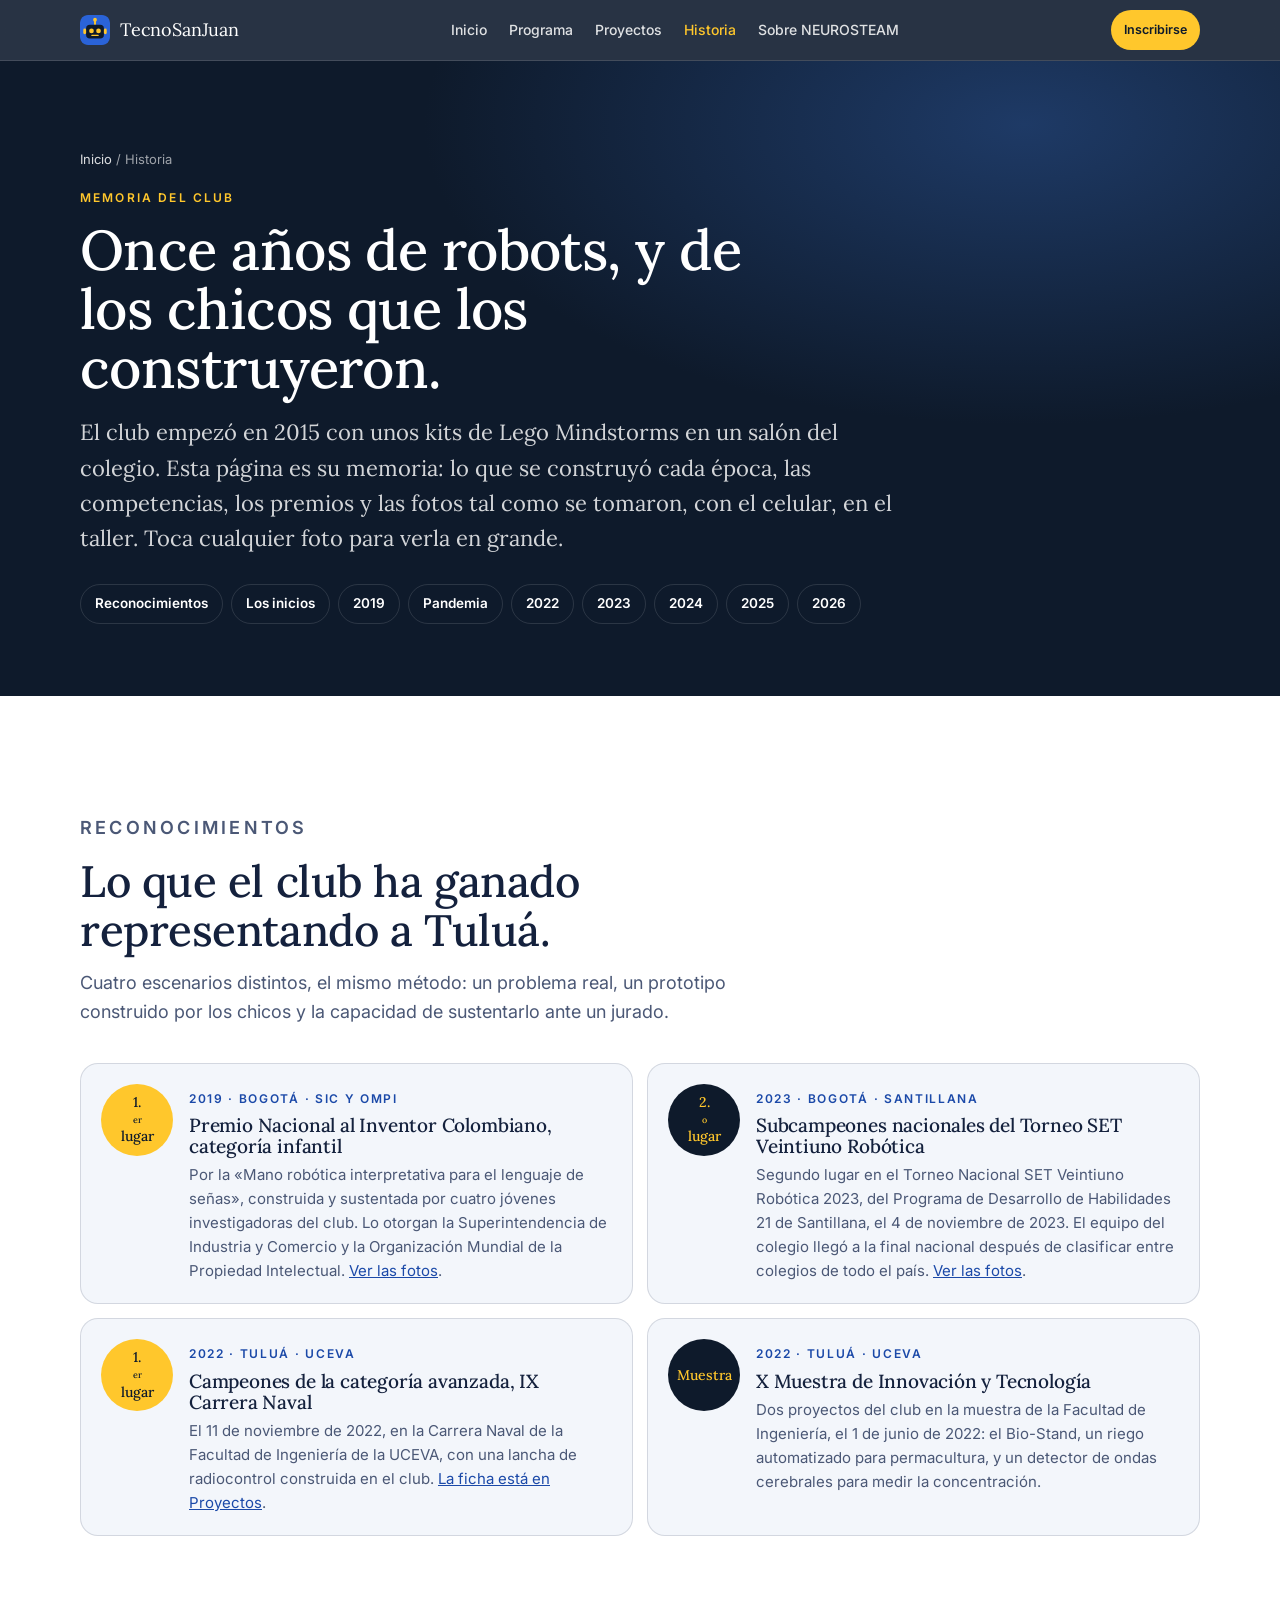
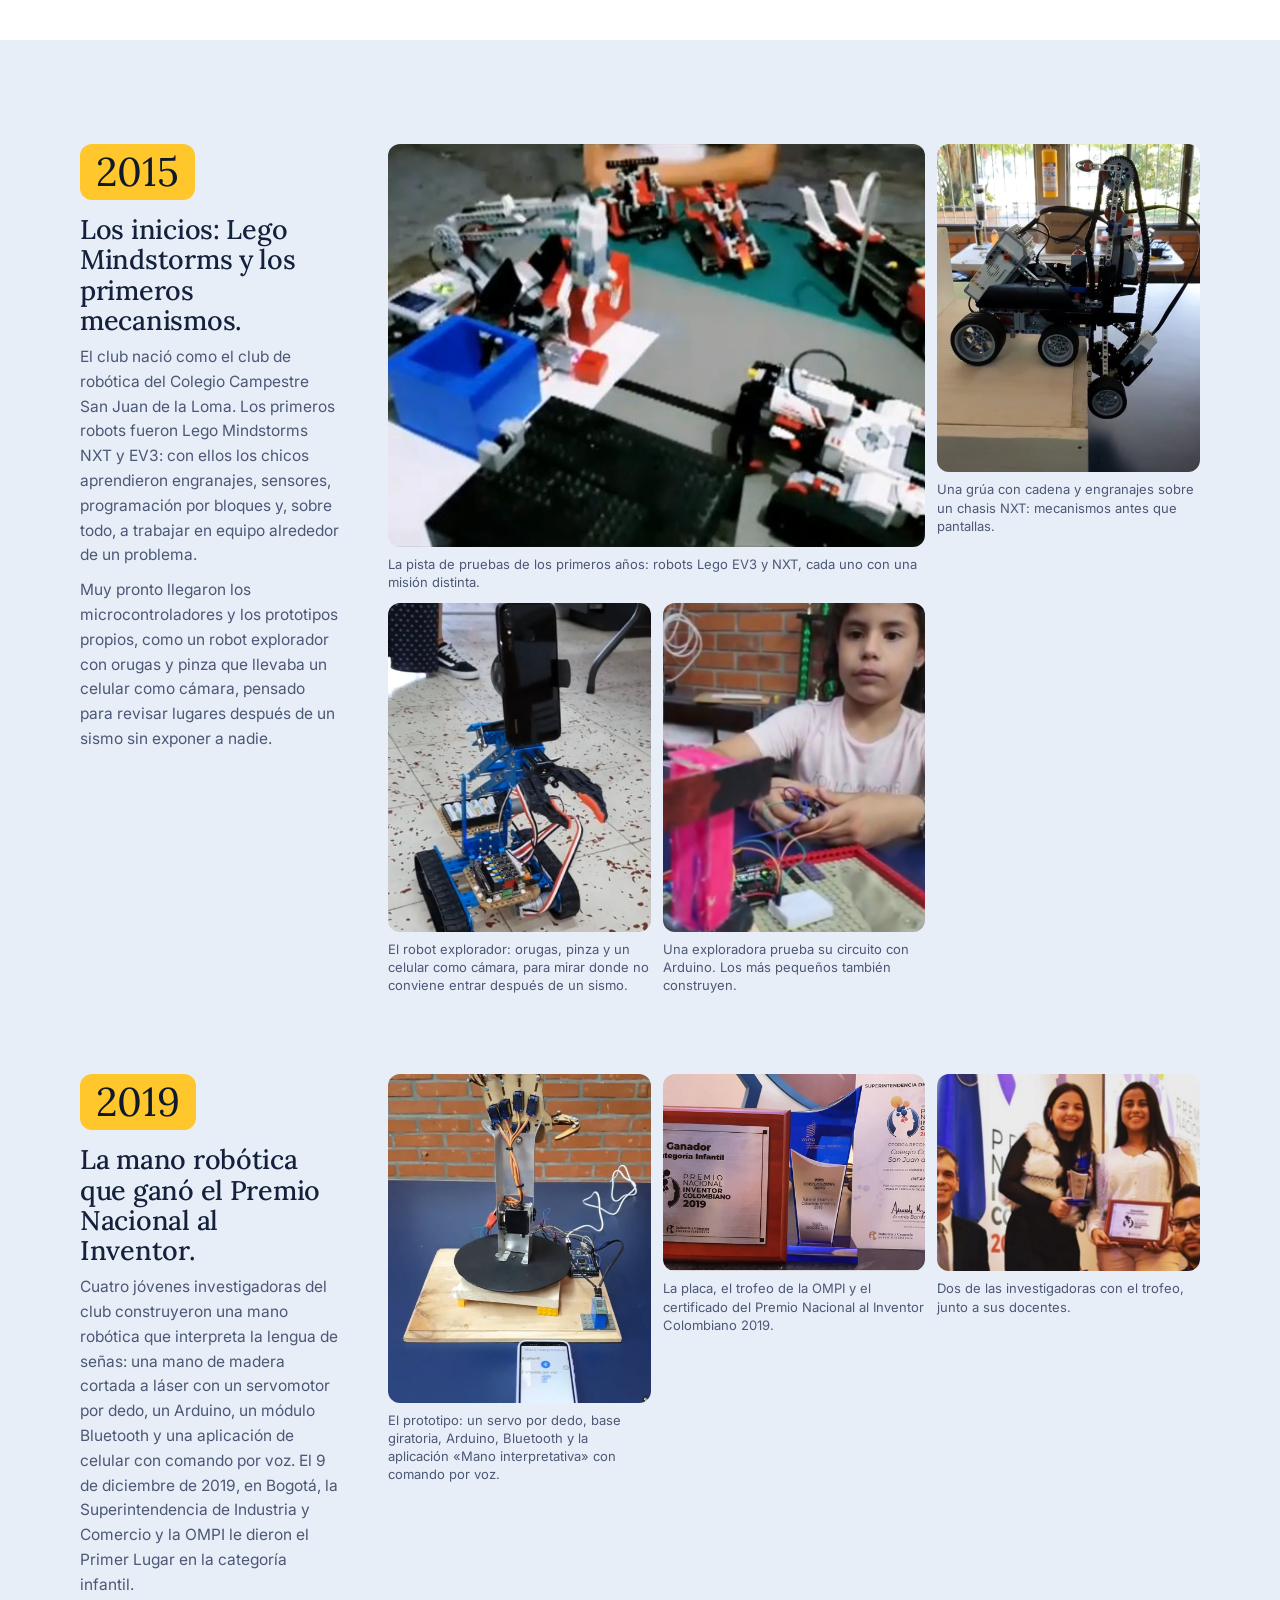
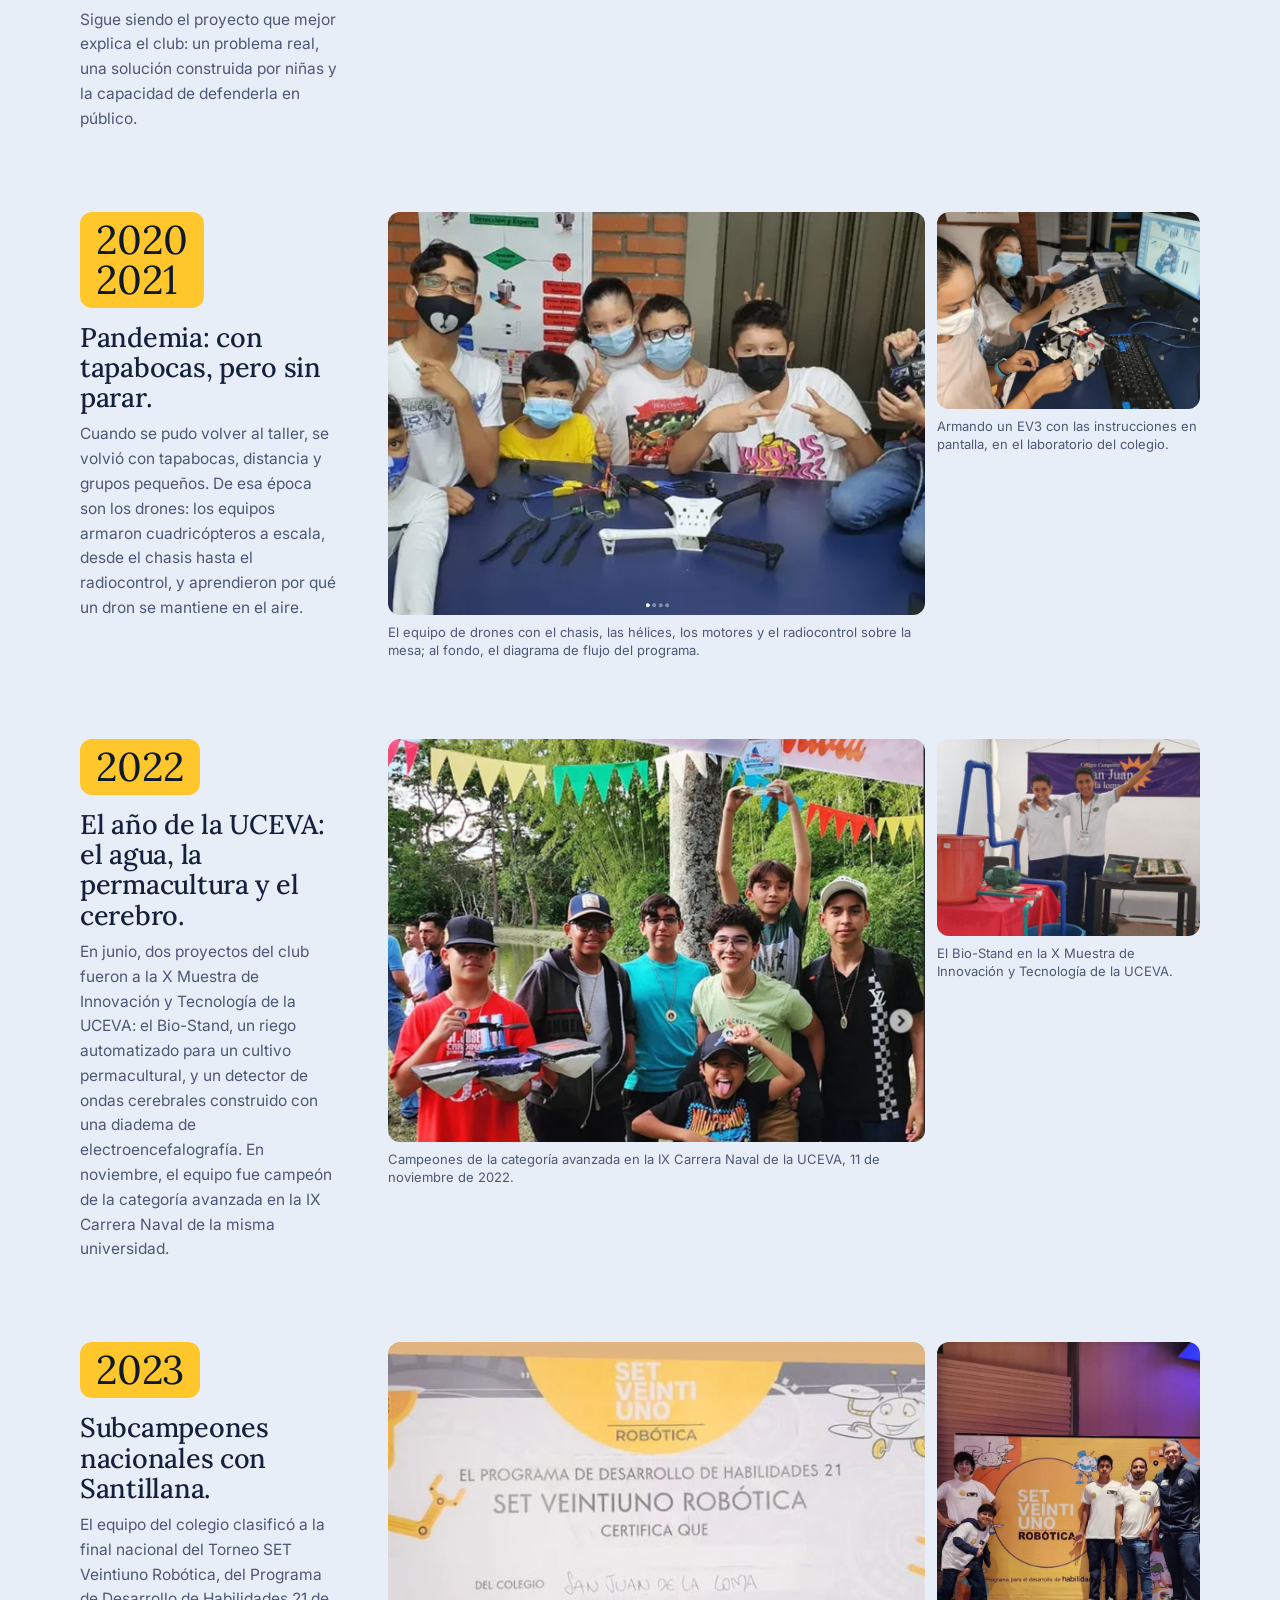
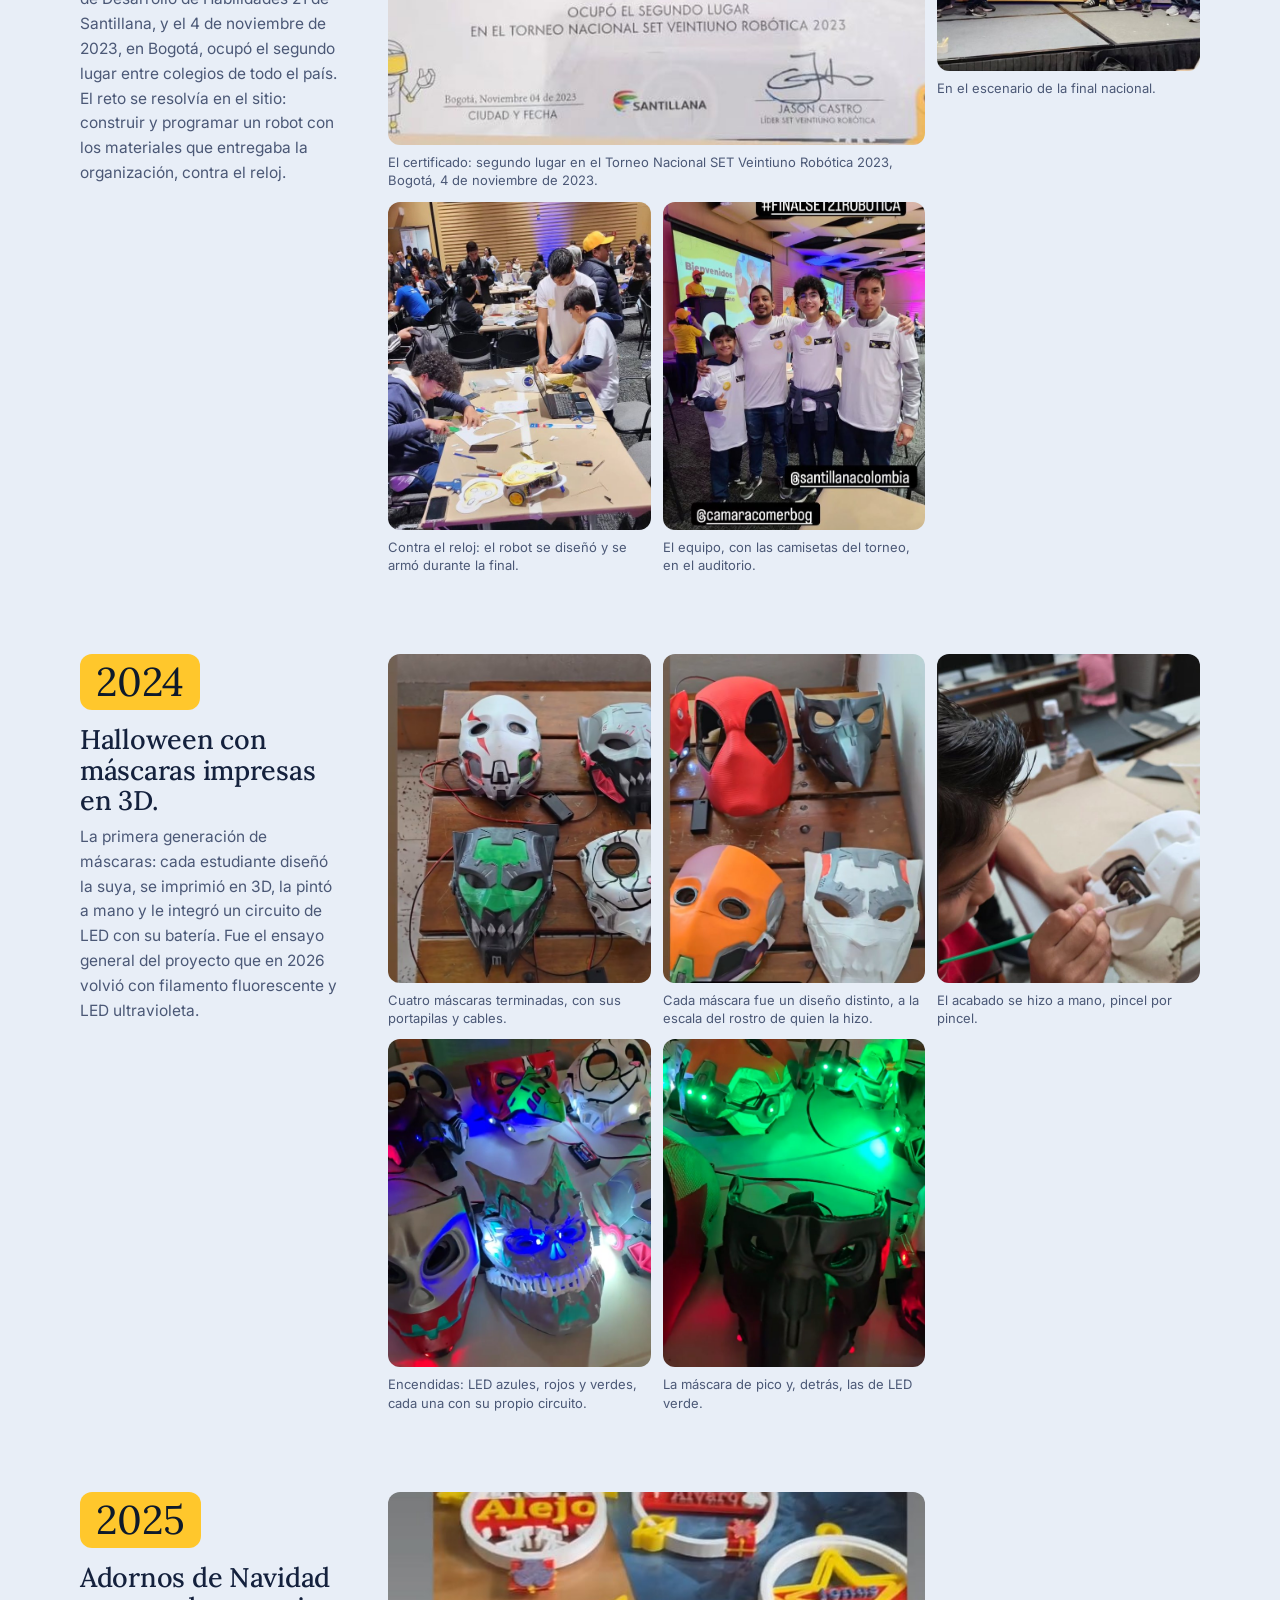
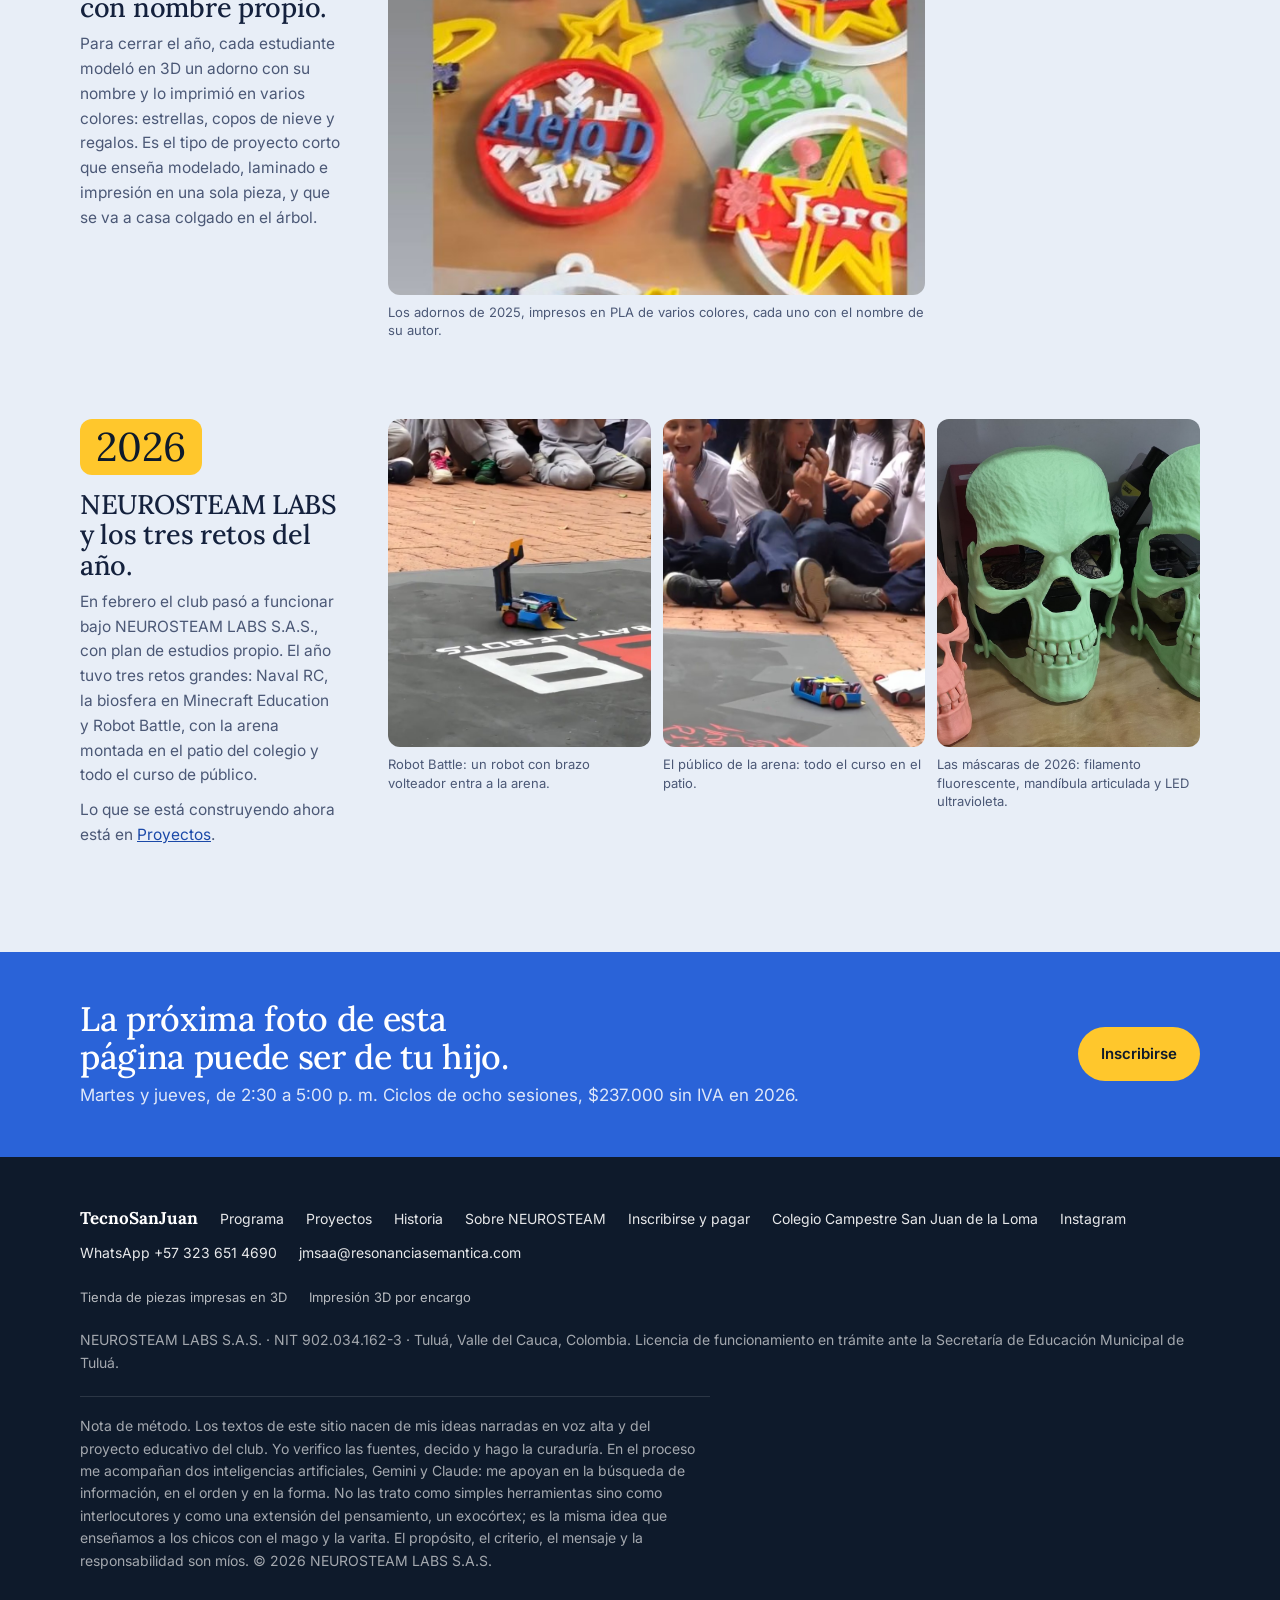
<file: historia.html>
<!doctype html>
<html lang="es">
<head>
<meta charset="utf-8">
<meta name="viewport" content="width=device-width, initial-scale=1, viewport-fit=cover">
<title>Historia del club: de los Lego Mindstorms de 2015 a NEUROSTEAM LABS. TecnoSanJuan</title>
<meta name="description" content="Memoria del club de robótica TecnoSanJuan, en Tuluá: los primeros robots Lego, la mano robótica intérprete de lengua de señas que ganó el Premio Nacional al Inventor en 2019, los drones en pandemia, el subcampeonato nacional SET Veintiuno de Santillana en 2023 y las máscaras con LED.">
<link rel="canonical" href="https://www.tecnosanjuan.club/historia.html">
<meta property="og:type" content="website">
<meta property="og:title" content="Historia del club TecnoSanJuan">
<meta property="og:description" content="Once años de robots, prototipos y chicos que los construyeron, en fotos.">
<meta property="og:url" content="https://www.tecnosanjuan.club/historia.html">
<meta property="og:image" content="https://www.tecnosanjuan.club/assets/img/historia/mano-robotica-prototipo.jpg">
<meta name="theme-color" content="#0E1A2B">
<link rel="icon" href="assets/img/logo-mark.svg" type="image/svg+xml">
<link rel="preconnect" href="https://fonts.googleapis.com">
<link rel="preconnect" href="https://fonts.gstatic.com" crossorigin>
<link href="https://fonts.googleapis.com/css2?family=Lora:ital,wght@0,400;0,500;0,600;1,400&family=Inter:wght@400;500;600&display=swap" rel="stylesheet">
<link rel="stylesheet" href="assets/site.css">
</head>
<body>

<header class="nav" id="nav">
  <div class="wrap">
    <a class="brand" href="index.html"><img class="mark" src="assets/img/logo-mark.svg" alt="" width="30" height="30"><span>TecnoSanJuan</span></a>
    <nav class="nav-links" id="nav-links" aria-label="Páginas">
      <a href="index.html">Inicio</a>
      <a href="programa.html">Programa</a>
      <a href="proyectos.html">Proyectos</a>
      <a href="historia.html" aria-current="page">Historia</a>
      <a href="sobre.html">Sobre NEUROSTEAM</a>
    </nav>
    <div class="nav-right">
      <a class="btn btn-primary" href="https://pagos.tecnosanjuan.club/pricing-plans/list" target="_blank" rel="noopener">Inscribirse</a>
      <button class="menu-btn" type="button" aria-label="Abrir menú" aria-expanded="false" aria-controls="nav-links">
        <svg class="lines" viewBox="0 0 24 24" fill="none" stroke="currentColor" stroke-width="2" stroke-linecap="round"><path d="M4 7h16M4 12h16M4 17h16"/></svg>
        <svg class="x" viewBox="0 0 24 24" fill="none" stroke="currentColor" stroke-width="2" stroke-linecap="round"><path d="M6 6l12 12M18 6L6 18"/></svg>
      </button>
    </div>
  </div>
</header>

<main>

<section class="page-hero dark">
  <div class="wrap">
    <p class="crumb"><a href="index.html">Inicio</a> / Historia</p>
    <p class="eyebrow">Memoria del club</p>
    <h1>Once años de robots, y de los chicos que los construyeron.</h1>
    <p class="dek">El club empezó en 2015 con unos kits de Lego Mindstorms en un salón del colegio. Esta página es su memoria: lo que se construyó cada época, las competencias, los premios y las fotos tal como se tomaron, con el celular, en el taller. Toca cualquier foto para verla en grande.</p>
    <nav class="subnav" aria-label="Secciones de esta página">
      <a href="#reconocimientos">Reconocimientos</a>
      <a href="#inicios">Los inicios</a>
      <a href="#2019">2019</a>
      <a href="#pandemia">Pandemia</a>
      <a href="#2022">2022</a>
      <a href="#2023">2023</a>
      <a href="#2024">2024</a>
      <a href="#2025">2025</a>
      <a href="#2026">2026</a>
    </nav>
  </div>
</section>

<section class="paper" id="reconocimientos">
  <div class="wrap">
    <div class="section-head">
      <p class="eyebrow">Reconocimientos</p>
      <h2>Lo que el club ha ganado representando a Tuluá.</h2>
      <p>Cuatro escenarios distintos, el mismo método: un problema real, un prototipo construido por los chicos y la capacidad de sustentarlo ante un jurado.</p>
    </div>
    <div class="awards">
      <article class="award">
        <div class="medal gold">1.<sup>er</sup> lugar</div>
        <div>
          <span class="k">2019 · Bogotá · SIC y OMPI</span>
          <h3>Premio Nacional al Inventor Colombiano, categoría infantil</h3>
          <p>Por la «Mano robótica interpretativa para el lenguaje de señas», construida y sustentada por cuatro jóvenes investigadoras del club. Lo otorgan la Superintendencia de Industria y Comercio y la Organización Mundial de la Propiedad Intelectual. <a href="#2019">Ver las fotos</a>.</p>
        </div>
      </article>
      <article class="award">
        <div class="medal">2.<sup>o</sup> lugar</div>
        <div>
          <span class="k">2023 · Bogotá · Santillana</span>
          <h3>Subcampeones nacionales del Torneo SET Veintiuno Robótica</h3>
          <p>Segundo lugar en el Torneo Nacional SET Veintiuno Robótica 2023, del Programa de Desarrollo de Habilidades 21 de Santillana, el 4 de noviembre de 2023. El equipo del colegio llegó a la final nacional después de clasificar entre colegios de todo el país. <a href="#2023">Ver las fotos</a>.</p>
        </div>
      </article>
      <article class="award">
        <div class="medal gold">1.<sup>er</sup> lugar</div>
        <div>
          <span class="k">2022 · Tuluá · UCEVA</span>
          <h3>Campeones de la categoría avanzada, IX Carrera Naval</h3>
          <p>El 11 de noviembre de 2022, en la Carrera Naval de la Facultad de Ingeniería de la UCEVA, con una lancha de radiocontrol construida en el club. <a href="proyectos.html">La ficha está en Proyectos</a>.</p>
        </div>
      </article>
      <article class="award">
        <div class="medal">Muestra</div>
        <div>
          <span class="k">2022 · Tuluá · UCEVA</span>
          <h3>X Muestra de Innovación y Tecnología</h3>
          <p>Dos proyectos del club en la muestra de la Facultad de Ingeniería, el 1 de junio de 2022: el Bio-Stand, un riego automatizado para permacultura, y un detector de ondas cerebrales para medir la concentración.</p>
        </div>
      </article>
    </div>
  </div>
</section>

<section id="linea-de-tiempo">
  <div class="wrap">
    <div class="timeline">

      <article class="era" id="inicios">
        <div class="era-head">
          <span class="year">2015</span>
          <h2>Los inicios: Lego Mindstorms y los primeros mecanismos.</h2>
          <p>El club nació como el club de robótica del Colegio Campestre San Juan de la Loma. Los primeros robots fueron Lego Mindstorms NXT y EV3: con ellos los chicos aprendieron engranajes, sensores, programación por bloques y, sobre todo, a trabajar en equipo alrededor de un problema.</p>
          <p>Muy pronto llegaron los microcontroladores y los prototipos propios, como un robot explorador con orugas y pinza que llevaba un celular como cámara, pensado para revisar lugares después de un sismo sin exponer a nadie.</p>
        </div>
        <div class="shots">
          <figure class="wide land"><a href="assets/img/historia/lego-ev3-pista.jpg" data-lightbox><img src="assets/img/historia/lego-ev3-pista.jpg" alt="Varios robots Lego EV3 y NXT sobre una pista de pruebas, con un brazo y un camión de Lego Technic al fondo" width="670" height="376" loading="lazy"></a><figcaption>La pista de pruebas de los primeros años: robots Lego EV3 y NXT, cada uno con una misión distinta.</figcaption></figure>
          <figure><a href="assets/img/historia/lego-nxt-grua.jpg" data-lightbox><img src="assets/img/historia/lego-nxt-grua.jpg" alt="Robot Lego Mindstorms NXT con un mecanismo de grúa de cadena y engranajes, al borde de una mesa" width="946" height="1143" loading="lazy"></a><figcaption>Una grúa con cadena y engranajes sobre un chasis NXT: mecanismos antes que pantallas.</figcaption></figure>
          <figure><a href="assets/img/historia/robot-explorador-celular.jpg" data-lightbox><img src="assets/img/historia/robot-explorador-celular.jpg" alt="Robot azul con orugas, una pinza al frente y un celular montado en lo alto como cámara" width="708" height="1085" loading="lazy"></a><figcaption>El robot explorador: orugas, pinza y un celular como cámara, para mirar donde no conviene entrar después de un sismo.</figcaption></figure>
          <figure><a href="assets/img/historia/exploradora-arduino.jpg" data-lightbox><img src="assets/img/historia/exploradora-arduino.jpg" alt="Una estudiante pequeña sostiene los cables de su circuito con Arduino, con una estructura rosada sobre una base de Lego" width="567" height="1016" loading="lazy"></a><figcaption>Una exploradora prueba su circuito con Arduino. Los más pequeños también construyen.</figcaption></figure>
        </div>
      </article>

      <article class="era" id="2019">
        <div class="era-head">
          <span class="year">2019</span>
          <h2>La mano robótica que ganó el Premio Nacional al Inventor.</h2>
          <p>Cuatro jóvenes investigadoras del club construyeron una mano robótica que interpreta la lengua de señas: una mano de madera cortada a láser con un servomotor por dedo, un Arduino, un módulo Bluetooth y una aplicación de celular con comando por voz. El 9 de diciembre de 2019, en Bogotá, la Superintendencia de Industria y Comercio y la OMPI le dieron el Primer Lugar en la categoría infantil.</p>
          <p>Sigue siendo el proyecto que mejor explica el club: un problema real, una solución construida por niñas y la capacidad de defenderla en público.</p>
        </div>
        <div class="shots">
          <figure><a href="assets/img/historia/mano-robotica-prototipo.jpg" data-lightbox><img src="assets/img/historia/mano-robotica-prototipo.jpg" style="object-position:50% 30%" alt="Prototipo de la mano robótica: mano de madera con cinco servomotores, soporte metálico sobre una base giratoria, Arduino y módulo Bluetooth, y un celular con la aplicación «Mano interpretativa» al frente" width="946" height="1182" loading="lazy"></a><figcaption>El prototipo: un servo por dedo, base giratoria, Arduino, Bluetooth y la aplicación «Mano interpretativa» con comando por voz.</figcaption></figure>
          <figure class="land"><a href="assets/img/premio-inventor-2019.jpg" data-lightbox><img src="assets/img/premio-inventor-2019.jpg" alt="Placa, trofeo de la OMPI y certificado del Premio Nacional al Inventor Colombiano 2019" width="1338" height="677" loading="lazy"></a><figcaption>La placa, el trofeo de la OMPI y el certificado del Premio Nacional al Inventor Colombiano 2019.</figcaption></figure>
          <figure class="land"><a href="assets/img/premio-inventor-2019-equipo.jpg" data-lightbox><img src="assets/img/premio-inventor-2019-equipo.jpg" alt="Dos de las investigadoras del club con el trofeo y la placa del premio, junto a sus docentes" width="1312" height="820" loading="lazy"></a><figcaption>Dos de las investigadoras con el trofeo, junto a sus docentes.</figcaption></figure>
        </div>
      </article>

      <article class="era" id="pandemia">
        <div class="era-head">
          <span class="year">2020<br>2021</span>
          <h2>Pandemia: con tapabocas, pero sin parar.</h2>
          <p>Cuando se pudo volver al taller, se volvió con tapabocas, distancia y grupos pequeños. De esa época son los drones: los equipos armaron cuadricópteros a escala, desde el chasis hasta el radiocontrol, y aprendieron por qué un dron se mantiene en el aire.</p>
        </div>
        <div class="shots">
          <figure class="wide land"><a href="assets/img/historia/dron-equipo-pandemia.jpg" data-lightbox><img src="assets/img/historia/dron-equipo-pandemia.jpg" alt="Siete estudiantes con tapabocas alrededor de una mesa con el chasis blanco de un dron, hélices, motores y un radiocontrol" width="1173" height="621" loading="lazy"></a><figcaption>El equipo de drones con el chasis, las hélices, los motores y el radiocontrol sobre la mesa; al fondo, el diagrama de flujo del programa.</figcaption></figure>
          <figure class="land"><a href="assets/img/historia/ev3-instrucciones-pandemia.jpg" data-lightbox><img src="assets/img/historia/ev3-instrucciones-pandemia.jpg" alt="Dos estudiantes con tapabocas arman un robot Lego EV3 siguiendo las instrucciones en la pantalla del computador" width="1192" height="1096" loading="lazy"></a><figcaption>Armando un EV3 con las instrucciones en pantalla, en el laboratorio del colegio.</figcaption></figure>
        </div>
      </article>

      <article class="era" id="2022">
        <div class="era-head">
          <span class="year">2022</span>
          <h2>El año de la UCEVA: el agua, la permacultura y el cerebro.</h2>
          <p>En junio, dos proyectos del club fueron a la X Muestra de Innovación y Tecnología de la UCEVA: el Bio-Stand, un riego automatizado para un cultivo permacultural, y un detector de ondas cerebrales construido con una diadema de electroencefalografía. En noviembre, el equipo fue campeón de la categoría avanzada en la IX Carrera Naval de la misma universidad.</p>
        </div>
        <div class="shots">
          <figure class="wide land"><a href="assets/img/carrera-naval-2022-banner.jpg" data-lightbox><img src="assets/img/carrera-naval-2022-banner.jpg" alt="Seis estudiantes del club con medallas y el trofeo bajo la pancarta de la Carrera Naval, uno de ellos con la lancha en las manos" width="1434" height="1775" loading="lazy" style="object-position:50% 20%"></a><figcaption>Campeones de la categoría avanzada en la IX Carrera Naval de la UCEVA, 11 de noviembre de 2022.</figcaption></figure>
          <figure class="land"><a href="assets/img/bio-stand-permacultura.jpg" data-lightbox><img src="assets/img/bio-stand-permacultura.jpg" alt="Dos estudiantes con el Bio-Stand: bomba, tubería, tanques y un cultivo con riego automatizado" width="1312" height="820" loading="lazy"></a><figcaption>El Bio-Stand en la X Muestra de Innovación y Tecnología de la UCEVA.</figcaption></figure>
        </div>
      </article>

      <article class="era" id="2023">
        <div class="era-head">
          <span class="year">2023</span>
          <h2>Subcampeones nacionales con Santillana.</h2>
          <p>El equipo del colegio clasificó a la final nacional del Torneo SET Veintiuno Robótica, del Programa de Desarrollo de Habilidades 21 de Santillana, y el 4 de noviembre de 2023, en Bogotá, ocupó el segundo lugar entre colegios de todo el país. El reto se resolvía en el sitio: construir y programar un robot con los materiales que entregaba la organización, contra el reloj.</p>
        </div>
        <div class="shots">
          <figure class="wide land"><a href="assets/img/historia/set21-2023-certificado.jpg" data-lightbox><img src="assets/img/historia/set21-2023-certificado.jpg" alt="Certificado de Santillana: el Colegio San Juan de la Loma ocupó el segundo lugar en el Torneo Nacional SET Veintiuno Robótica 2023, Bogotá, 4 de noviembre de 2023" width="670" height="446" loading="lazy"></a><figcaption>El certificado: segundo lugar en el Torneo Nacional SET Veintiuno Robótica 2023, Bogotá, 4 de noviembre de 2023.</figcaption></figure>
          <figure><a href="assets/img/historia/set21-2023-escenario.jpg" data-lightbox><img src="assets/img/historia/set21-2023-escenario.jpg" alt="Tres estudiantes y dos adultos en el escenario de la final, frente al cartel de SET Veintiuno Robótica" width="662" height="852" loading="lazy"></a><figcaption>En el escenario de la final nacional.</figcaption></figure>
          <figure><a href="assets/img/historia/set21-2023-construyendo.jpg" data-lightbox><img src="assets/img/historia/set21-2023-construyendo.jpg" alt="Los estudiantes construyen su robot sobre una mesa llena de cartón, herramientas y un portátil, durante la final" width="646" height="857" loading="lazy"></a><figcaption>Contra el reloj: el robot se diseñó y se armó durante la final.</figcaption></figure>
          <figure><a href="assets/img/historia/set21-2023-equipo-auditorio.jpg" data-lightbox><img src="assets/img/historia/set21-2023-equipo-auditorio.jpg" alt="El equipo de tres estudiantes con su docente en el auditorio de la final, con las camisetas del torneo" width="637" height="1044" loading="lazy"></a><figcaption>El equipo, con las camisetas del torneo, en el auditorio.</figcaption></figure>
        </div>
      </article>

      <article class="era" id="2024">
        <div class="era-head">
          <span class="year">2024</span>
          <h2>Halloween con máscaras impresas en 3D.</h2>
          <p>La primera generación de máscaras: cada estudiante diseñó la suya, se imprimió en 3D, la pintó a mano y le integró un circuito de LED con su batería. Fue el ensayo general del proyecto que en 2026 volvió con filamento fluorescente y LED ultravioleta.</p>
        </div>
        <div class="shots">
          <figure><a href="assets/img/historia/mascaras-2024-blanca-verde.jpg" data-lightbox><img src="assets/img/historia/mascaras-2024-blanca-verde.jpg" alt="Cuatro máscaras impresas en 3D sobre una mesa de madera: una blanca con detalles verdes, una gris con rojo, una verde con dientes y una calavera blanca" width="612" height="735" loading="lazy"></a><figcaption>Cuatro máscaras terminadas, con sus portapilas y cables.</figcaption></figure>
          <figure><a href="assets/img/historia/mascaras-2024-roja-naranja.jpg" data-lightbox><img src="assets/img/historia/mascaras-2024-roja-naranja.jpg" alt="Cuatro máscaras más: una roja de tela, una gris de pico, una naranja y morada, y una blanca con mandíbula" width="598" height="730" loading="lazy"></a><figcaption>Cada máscara fue un diseño distinto, a la escala del rostro de quien la hizo.</figcaption></figure>
          <figure><a href="assets/img/historia/pintando-mascara-2024.jpg" data-lightbox><img src="assets/img/historia/pintando-mascara-2024.jpg" alt="Un estudiante pinta con pincel los detalles de su máscara blanca impresa en 3D" width="665" height="1122" loading="lazy"></a><figcaption>El acabado se hizo a mano, pincel por pincel.</figcaption></figure>
          <figure><a href="assets/img/historia/mascaras-2024-led-azul.jpg" data-lightbox><img src="assets/img/historia/mascaras-2024-led-azul.jpg" alt="Máscaras encendidas en la oscuridad con LED azules, una con dientes blancos y ojos azules al centro" width="650" height="875" loading="lazy"></a><figcaption>Encendidas: LED azules, rojos y verdes, cada una con su propio circuito.</figcaption></figure>
          <figure><a href="assets/img/historia/mascaras-2024-led-verde.jpg" data-lightbox><img src="assets/img/historia/mascaras-2024-led-verde.jpg" alt="Una máscara negra de pico largo al frente y, detrás, máscaras con LED verdes encendidos" width="652" height="1030" loading="lazy"></a><figcaption>La máscara de pico y, detrás, las de LED verde.</figcaption></figure>
        </div>
      </article>

      <article class="era" id="2025">
        <div class="era-head">
          <span class="year">2025</span>
          <h2>Adornos de Navidad con nombre propio.</h2>
          <p>Para cerrar el año, cada estudiante modeló en 3D un adorno con su nombre y lo imprimió en varios colores: estrellas, copos de nieve y regalos. Es el tipo de proyecto corto que enseña modelado, laminado e impresión en una sola pieza, y que se va a casa colgado en el árbol.</p>
        </div>
        <div class="shots">
          <figure class="wide land"><a href="assets/img/historia/adornos-navidad-2025.jpg" data-lightbox><img src="assets/img/historia/adornos-navidad-2025.jpg" alt="Adornos navideños impresos en 3D con nombres: Alejo, Álvaro, Alejo D y Jero, con estrellas amarillas, copos blancos y regalos rojos" width="611" height="510" loading="lazy"></a><figcaption>Los adornos de 2025, impresos en PLA de varios colores, cada uno con el nombre de su autor.</figcaption></figure>
        </div>
      </article>

      <article class="era" id="2026">
        <div class="era-head">
          <span class="year">2026</span>
          <h2>NEUROSTEAM LABS y los tres retos del año.</h2>
          <p>En febrero el club pasó a funcionar bajo NEUROSTEAM LABS S.A.S., con plan de estudios propio. El año tuvo tres retos grandes: Naval RC, la biosfera en Minecraft Education y Robot Battle, con la arena montada en el patio del colegio y todo el curso de público.</p>
          <p>Lo que se está construyendo ahora está en <a href="proyectos.html" style="color:var(--blue-deep)">Proyectos</a>.</p>
        </div>
        <div class="shots">
          <figure><a href="assets/img/historia/battlebots-arena-flipper.jpg" data-lightbox><img src="assets/img/historia/battlebots-arena-flipper.jpg" alt="Un robot azul y amarillo con brazo volteador sobre la arena de Robot Battle, con estudiantes sentados alrededor" width="666" height="993" loading="lazy"></a><figcaption>Robot Battle: un robot con brazo volteador entra a la arena.</figcaption></figure>
          <figure><a href="assets/img/historia/battlebots-publico.jpg" data-lightbox><img src="assets/img/historia/battlebots-publico.jpg" style="object-position:50% 40%" alt="Estudiantes con uniforme celebran y gritan al borde de la arena mientras dos robots se enfrentan" width="593" height="888" loading="lazy"></a><figcaption>El público de la arena: todo el curso en el patio.</figcaption></figure>
          <figure><a href="assets/img/mascaras-led-uv.jpg" data-lightbox><img src="assets/img/mascaras-led-uv.jpg" alt="Tres máscaras de calavera impresas en 3D con mandíbula articulada, una coral y dos verdes fluorescentes" width="1600" height="1136" loading="lazy"></a><figcaption>Las máscaras de 2026: filamento fluorescente, mandíbula articulada y LED ultravioleta.</figcaption></figure>
        </div>
      </article>

    </div>
  </div>
</section>

<section class="cta-band dark">
  <div class="wrap">
    <div>
      <h2>La próxima foto de esta página puede ser de tu hijo.</h2>
      <p>Martes y jueves, de 2:30 a 5:00 p. m. Ciclos de ocho sesiones, $237.000 sin IVA en 2026.</p>
    </div>
    <a class="btn btn-primary" href="https://pagos.tecnosanjuan.club/pricing-plans/list" target="_blank" rel="noopener">Inscribirse</a>
  </div>
</section>

</main>

<footer>
  <div class="wrap">
    <div class="row">
      <strong style="color:#fff;font-family:var(--serif);font-size:17px">TecnoSanJuan</strong>
      <a href="programa.html">Programa</a>
      <a href="proyectos.html">Proyectos</a>
      <a href="historia.html">Historia</a>
      <a href="sobre.html">Sobre NEUROSTEAM</a>
      <a href="https://pagos.tecnosanjuan.club/pricing-plans/list" target="_blank" rel="noopener">Inscribirse y pagar</a>
      <a href="https://www.sanjuloma.edu.co/" target="_blank" rel="noopener">Colegio Campestre San Juan de la Loma</a>
      <a href="https://www.instagram.com/colegio.sanjuanloma/" target="_blank" rel="noopener">Instagram</a>
      <a href="https://wa.me/573236514690" target="_blank" rel="noopener">WhatsApp +57 323 651 4690</a>
      <a href="mailto:jmsaa@resonanciasemantica.com">jmsaa@resonanciasemantica.com</a>
    </div>
    <div class="row small">
      <a href="https://pagos.tecnosanjuan.club/category/all-products" target="_blank" rel="noopener">Tienda de piezas impresas en 3D</a>
      <a href="https://pagos.tecnosanjuan.club/service-page/servicio-impresi%C3%B3n-3d" target="_blank" rel="noopener">Impresión 3D por encargo</a>
    </div>
    <p class="legal">NEUROSTEAM LABS S.A.S. · NIT 902.034.162-3 · Tuluá, Valle del Cauca, Colombia. Licencia de funcionamiento en trámite ante la Secretaría de Educación Municipal de Tuluá.</p>
    <p class="method">Nota de método. Los textos de este sitio nacen de mis ideas narradas en voz alta y del proyecto educativo del club. Yo verifico las fuentes, decido y hago la curaduría. En el proceso me acompañan dos inteligencias artificiales, Gemini y Claude: me apoyan en la búsqueda de información, en el orden y en la forma. No las trato como simples herramientas sino como interlocutores y como una extensión del pensamiento, un exocórtex; es la misma idea que enseñamos a los chicos con el mago y la varita. El propósito, el criterio, el mensaje y la responsabilidad son míos. © 2026 NEUROSTEAM LABS S.A.S.</p>
  </div>
</footer>

<script src="assets/site.js" defer></script>
</body>
</html>
</file>
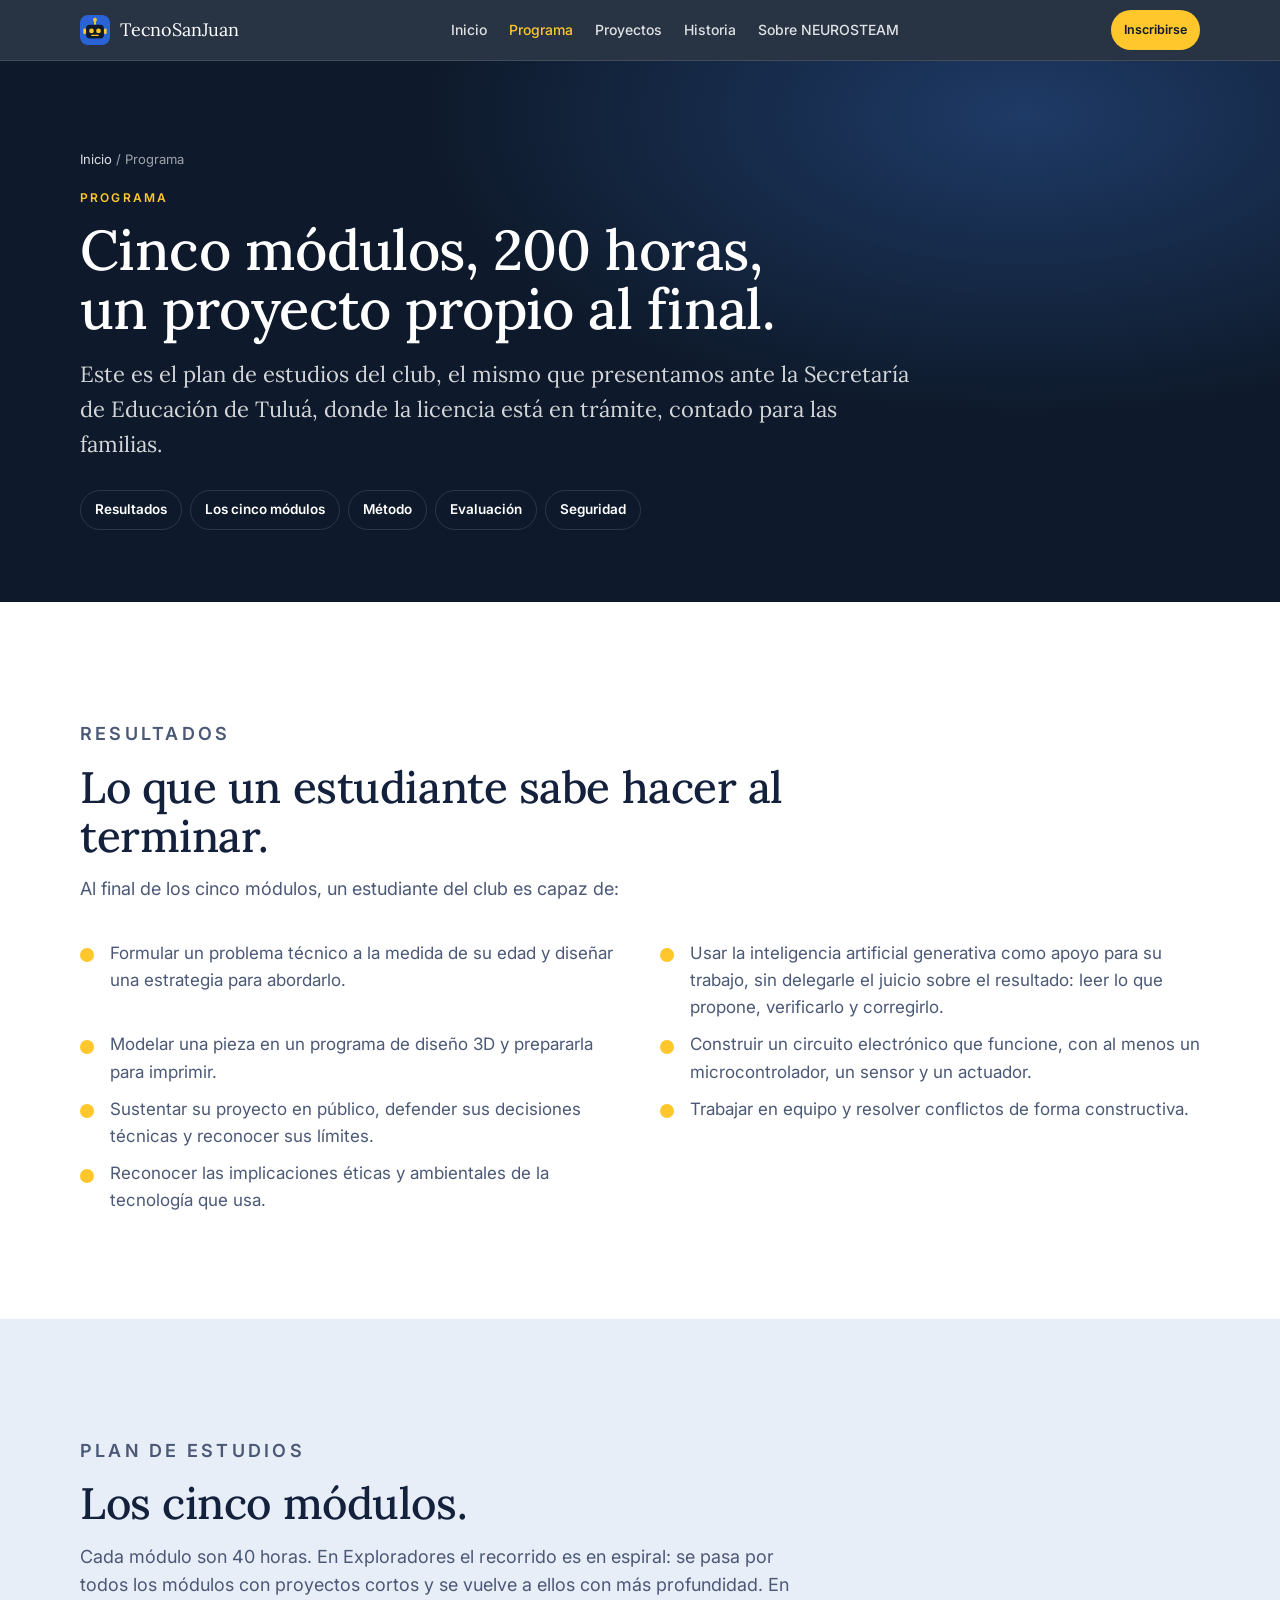
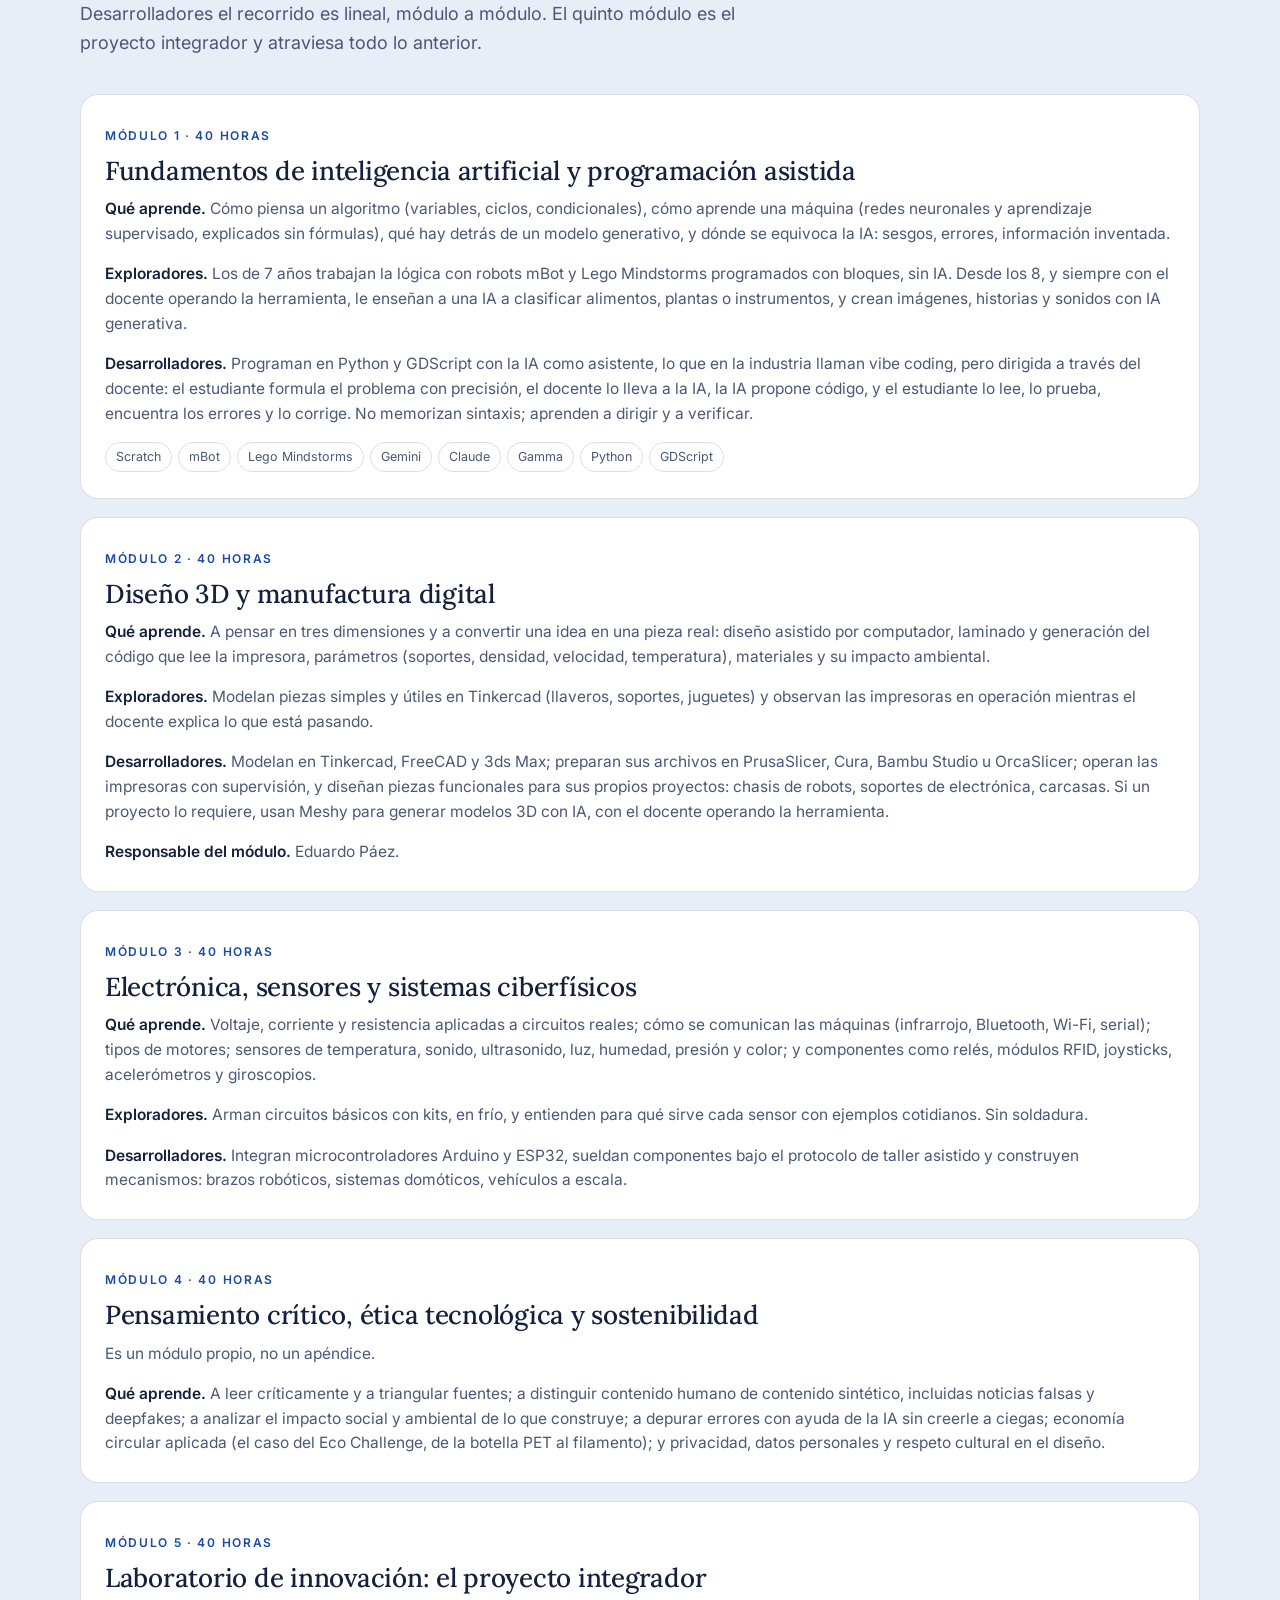
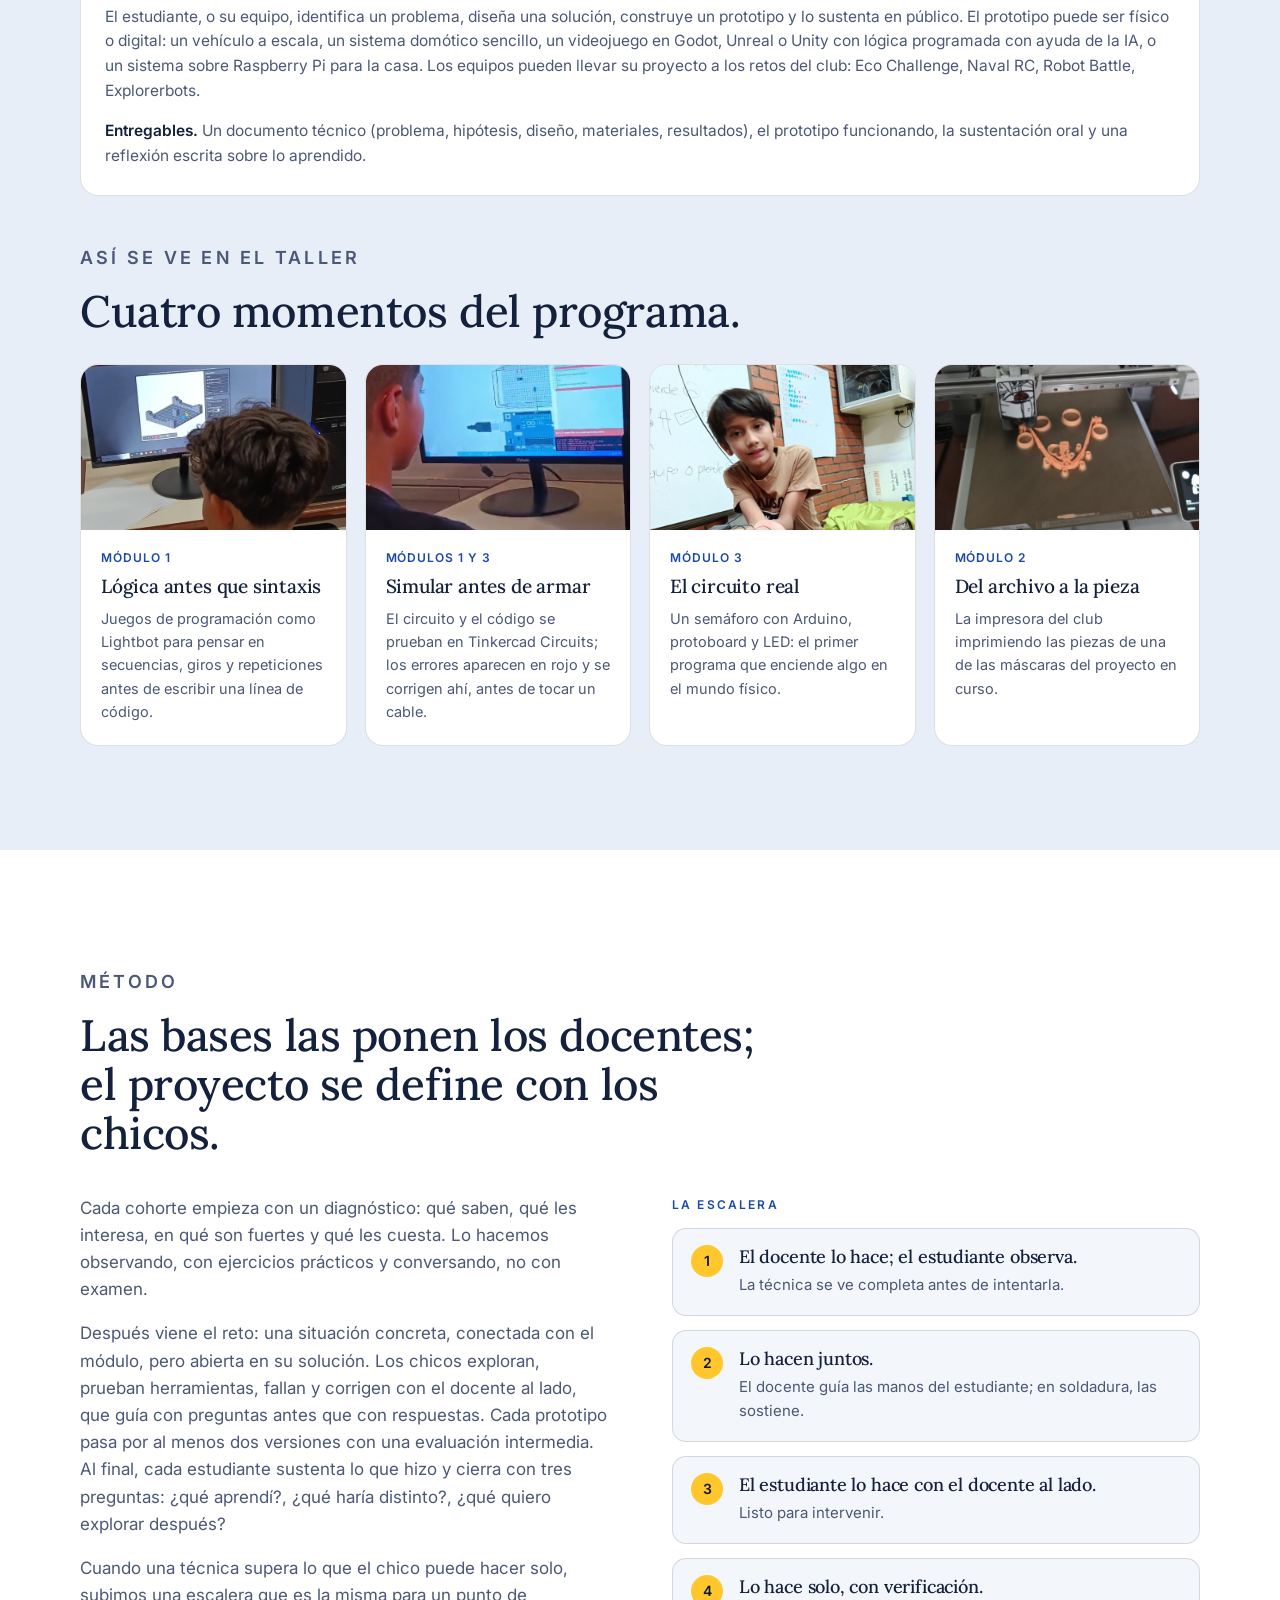
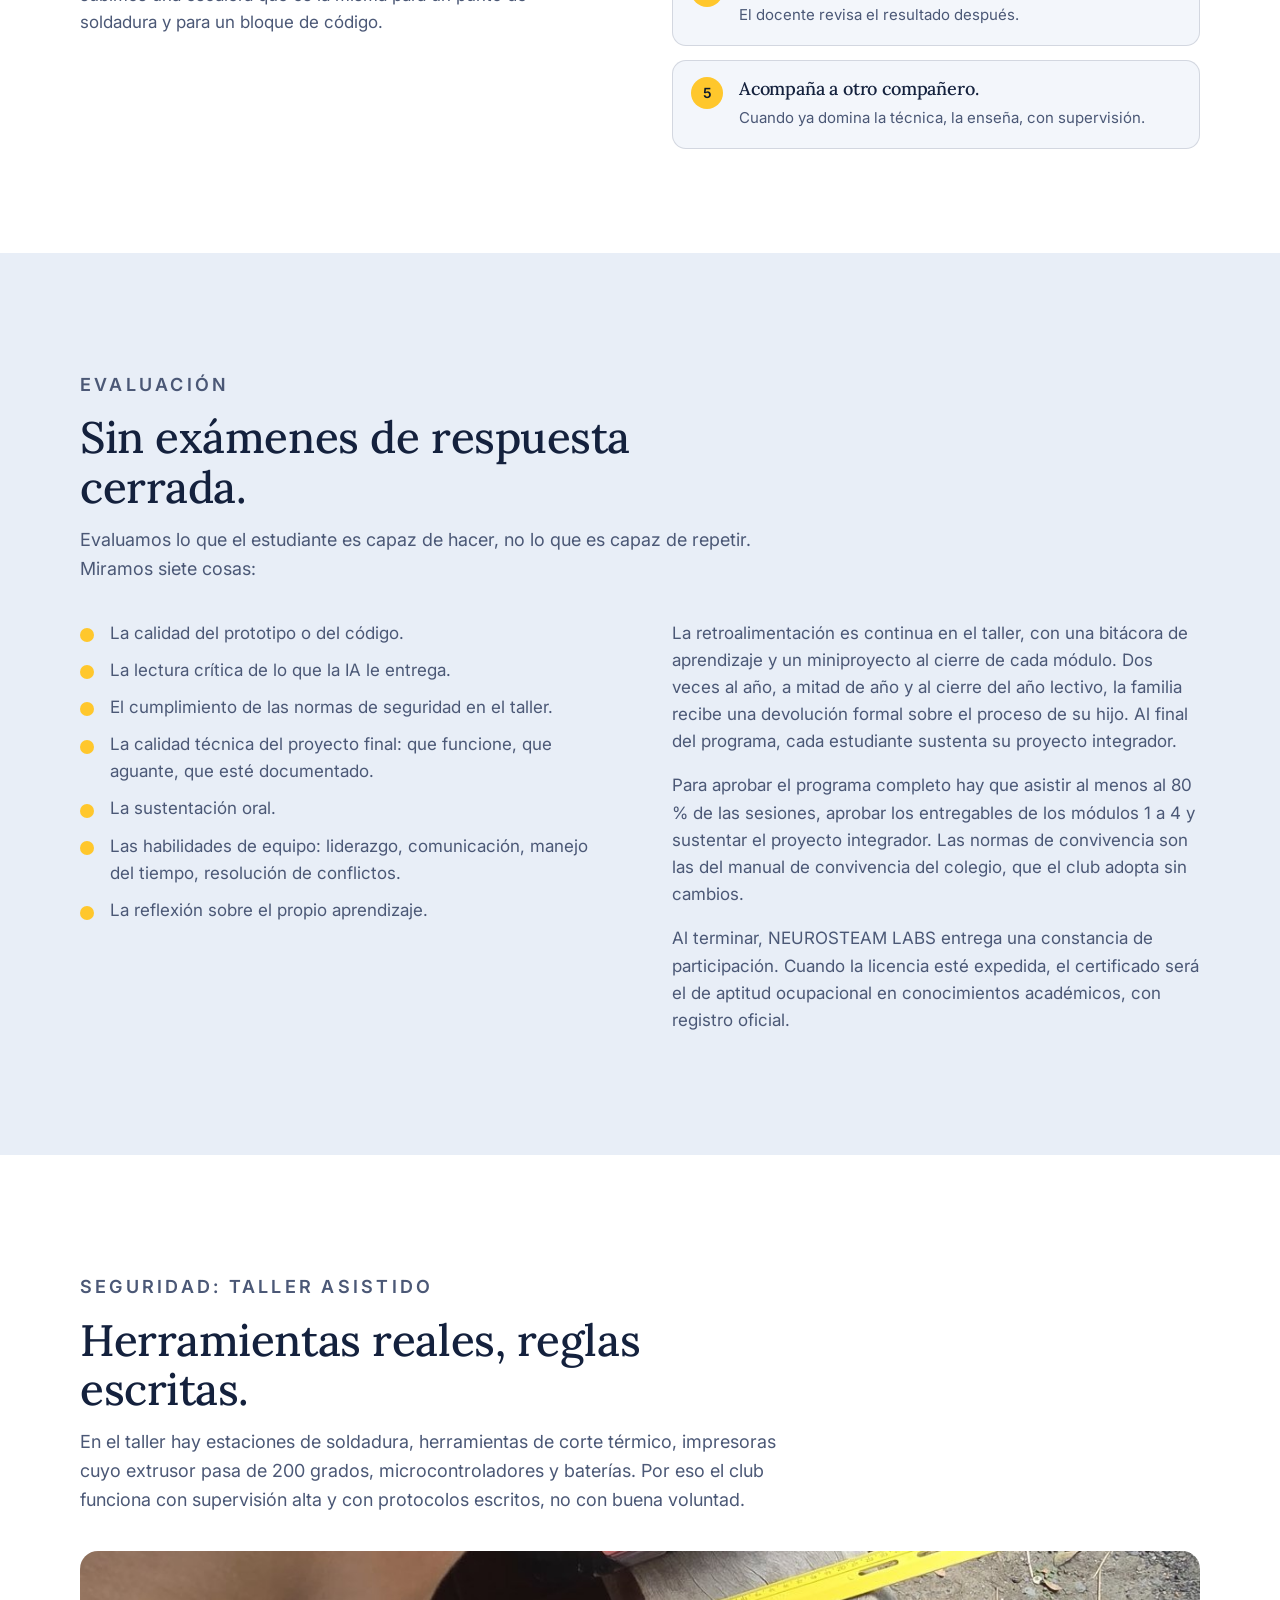
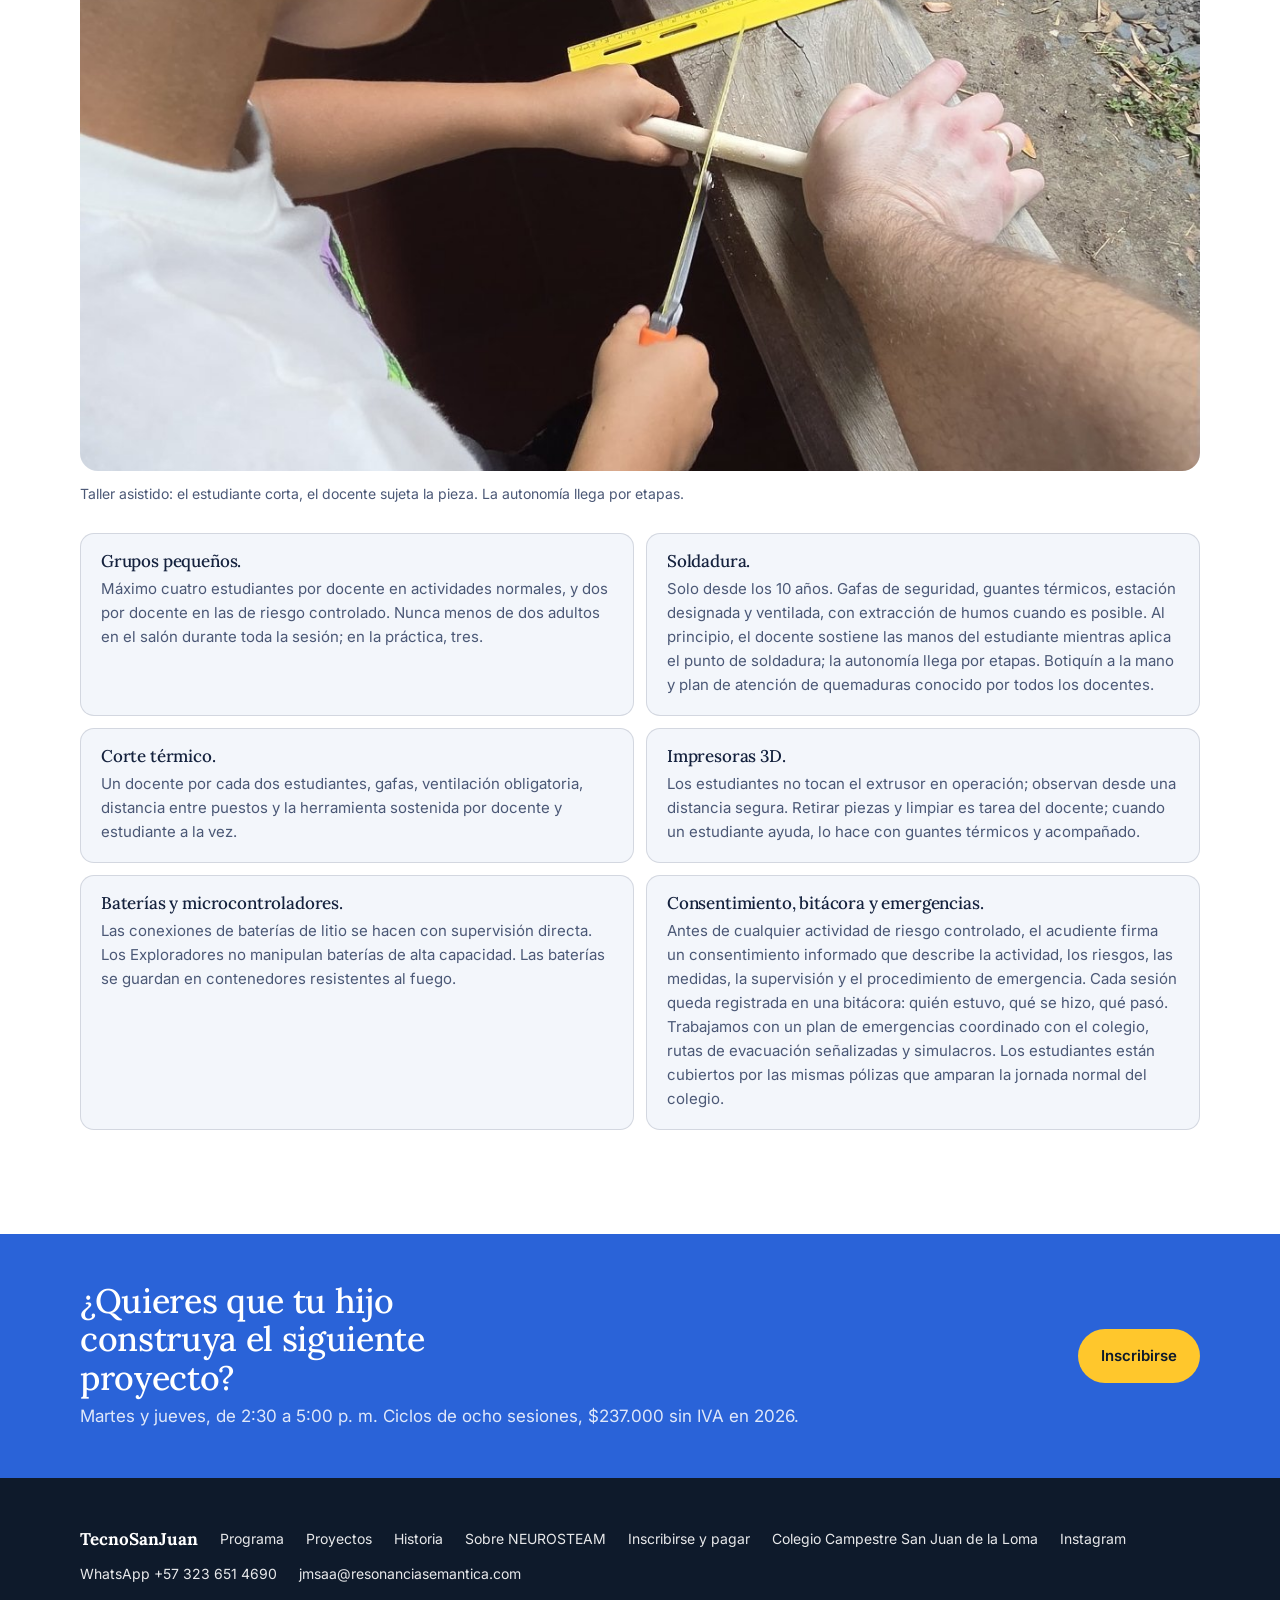
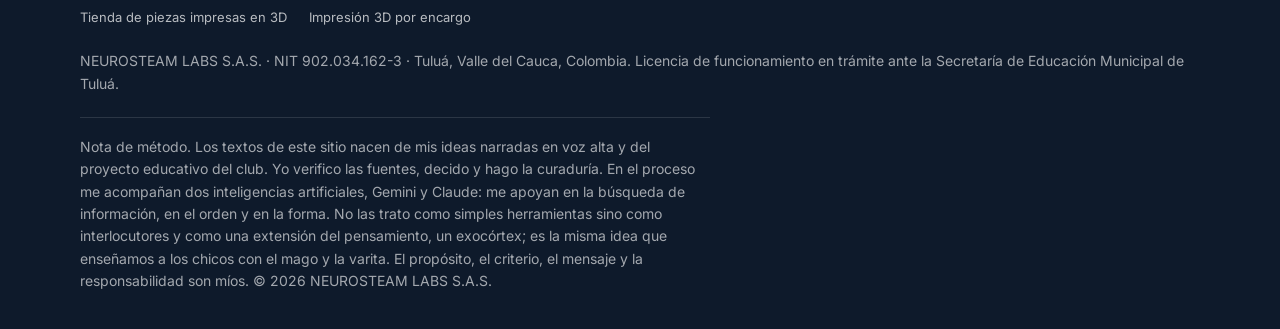
<file: programa.html>
<!doctype html>
<html lang="es">
<head>
<meta charset="utf-8">
<meta name="viewport" content="width=device-width, initial-scale=1, viewport-fit=cover">
<title>Programa: cinco módulos de robótica, diseño 3D e IA para niños. TecnoSanJuan, Tuluá</title>
<meta name="description" content="El plan de estudios del club: 200 horas en cinco módulos, dos modalidades por edad, proyectos iterativos, evaluación por sustentación y un protocolo de taller asistido para las herramientas de riesgo.">
<link rel="canonical" href="https://www.tecnosanjuan.club/programa.html">
<meta property="og:type" content="website">
<meta property="og:title" content="Programa del club TecnoSanJuan">
<meta property="og:description" content="Cinco módulos, 200 horas, un proyecto propio al final.">
<meta property="og:url" content="https://www.tecnosanjuan.club/programa.html">
<meta name="theme-color" content="#0E1A2B">
<link rel="icon" href="assets/img/logo-mark.svg" type="image/svg+xml">
<link rel="preconnect" href="https://fonts.googleapis.com">
<link rel="preconnect" href="https://fonts.gstatic.com" crossorigin>
<link href="https://fonts.googleapis.com/css2?family=Lora:ital,wght@0,400;0,500;0,600;1,400&family=Inter:wght@400;500;600&display=swap" rel="stylesheet">
<link rel="stylesheet" href="assets/site.css">
</head>
<body>

<header class="nav" id="nav">
  <div class="wrap">
    <a class="brand" href="index.html"><img class="mark" src="assets/img/logo-mark.svg" alt="" width="30" height="30"><span>TecnoSanJuan</span></a>
    <nav class="nav-links" id="nav-links" aria-label="Páginas">
      <a href="index.html">Inicio</a>
      <a href="programa.html" aria-current="page">Programa</a>
      <a href="proyectos.html">Proyectos</a>
      <a href="historia.html">Historia</a>
      <a href="sobre.html">Sobre NEUROSTEAM</a>
    </nav>
    <div class="nav-right">
      <a class="btn btn-primary" href="https://pagos.tecnosanjuan.club/pricing-plans/list" target="_blank" rel="noopener">Inscribirse</a>
      <button class="menu-btn" type="button" aria-label="Abrir menú" aria-expanded="false" aria-controls="nav-links">
        <svg class="lines" viewBox="0 0 24 24" fill="none" stroke="currentColor" stroke-width="2" stroke-linecap="round"><path d="M4 7h16M4 12h16M4 17h16"/></svg>
        <svg class="x" viewBox="0 0 24 24" fill="none" stroke="currentColor" stroke-width="2" stroke-linecap="round"><path d="M6 6l12 12M18 6L6 18"/></svg>
      </button>
    </div>
  </div>
</header>

<main>

<section class="page-hero dark">
  <div class="wrap">
    <p class="crumb"><a href="index.html">Inicio</a> / Programa</p>
    <p class="eyebrow">Programa</p>
    <h1>Cinco módulos, 200 horas, un proyecto propio al final.</h1>
    <p class="dek">Este es el plan de estudios del club, el mismo que presentamos ante la Secretaría de Educación de Tuluá, donde la licencia está en trámite, contado para las familias.</p>
    <nav class="subnav" aria-label="Secciones de esta página">
      <a href="#resultados">Resultados</a>
      <a href="#modulos">Los cinco módulos</a>
      <a href="#metodo">Método</a>
      <a href="#evaluacion">Evaluación</a>
      <a href="#seguridad">Seguridad</a>
    </nav>
  </div>
</section>

<section class="paper" id="resultados">
  <div class="wrap">
    <div class="section-head">
      <p class="eyebrow">Resultados</p>
      <h2>Lo que un estudiante sabe hacer al terminar.</h2>
      <p>Al final de los cinco módulos, un estudiante del club es capaz de:</p>
    </div>
    <ul class="checks cols">
      <li>Formular un problema técnico a la medida de su edad y diseñar una estrategia para abordarlo.</li>
      <li>Usar la inteligencia artificial generativa como apoyo para su trabajo, sin delegarle el juicio sobre el resultado: leer lo que propone, verificarlo y corregirlo.</li>
      <li>Modelar una pieza en un programa de diseño 3D y prepararla para imprimir.</li>
      <li>Construir un circuito electrónico que funcione, con al menos un microcontrolador, un sensor y un actuador.</li>
      <li>Sustentar su proyecto en público, defender sus decisiones técnicas y reconocer sus límites.</li>
      <li>Trabajar en equipo y resolver conflictos de forma constructiva.</li>
      <li>Reconocer las implicaciones éticas y ambientales de la tecnología que usa.</li>
    </ul>
  </div>
</section>

<section id="modulos">
  <div class="wrap">
    <div class="section-head">
      <p class="eyebrow">Plan de estudios</p>
      <h2>Los cinco módulos.</h2>
      <p>Cada módulo son 40 horas. En Exploradores el recorrido es en espiral: se pasa por todos los módulos con proyectos cortos y se vuelve a ellos con más profundidad. En Desarrolladores el recorrido es lineal, módulo a módulo. El quinto módulo es el proyecto integrador y atraviesa todo lo anterior.</p>
    </div>
    <div class="modules">
      <article class="module">
        <span class="k">Módulo 1 · 40 horas</span>
        <h3>Fundamentos de inteligencia artificial y programación asistida</h3>
        <p><strong>Qué aprende.</strong> Cómo piensa un algoritmo (variables, ciclos, condicionales), cómo aprende una máquina (redes neuronales y aprendizaje supervisado, explicados sin fórmulas), qué hay detrás de un modelo generativo, y dónde se equivoca la IA: sesgos, errores, información inventada.</p>
        <p><strong>Exploradores.</strong> Los de 7 años trabajan la lógica con robots mBot y Lego Mindstorms programados con bloques, sin IA. Desde los 8, y siempre con el docente operando la herramienta, le enseñan a una IA a clasificar alimentos, plantas o instrumentos, y crean imágenes, historias y sonidos con IA generativa.</p>
        <p><strong>Desarrolladores.</strong> Programan en Python y GDScript con la IA como asistente, lo que en la industria llaman vibe coding, pero dirigida a través del docente: el estudiante formula el problema con precisión, el docente lo lleva a la IA, la IA propone código, y el estudiante lo lee, lo prueba, encuentra los errores y lo corrige. No memorizan sintaxis; aprenden a dirigir y a verificar.</p>
        <div class="tags"><span>Scratch</span><span>mBot</span><span>Lego Mindstorms</span><span>Gemini</span><span>Claude</span><span>Gamma</span><span>Python</span><span>GDScript</span></div>
      </article>
      <article class="module">
        <span class="k">Módulo 2 · 40 horas</span>
        <h3>Diseño 3D y manufactura digital</h3>
        <p><strong>Qué aprende.</strong> A pensar en tres dimensiones y a convertir una idea en una pieza real: diseño asistido por computador, laminado y generación del código que lee la impresora, parámetros (soportes, densidad, velocidad, temperatura), materiales y su impacto ambiental.</p>
        <p><strong>Exploradores.</strong> Modelan piezas simples y útiles en Tinkercad (llaveros, soportes, juguetes) y observan las impresoras en operación mientras el docente explica lo que está pasando.</p>
        <p><strong>Desarrolladores.</strong> Modelan en Tinkercad, FreeCAD y 3ds Max; preparan sus archivos en PrusaSlicer, Cura, Bambu Studio u OrcaSlicer; operan las impresoras con supervisión, y diseñan piezas funcionales para sus propios proyectos: chasis de robots, soportes de electrónica, carcasas. Si un proyecto lo requiere, usan Meshy para generar modelos 3D con IA, con el docente operando la herramienta.</p>
        <p><strong>Responsable del módulo.</strong> Eduardo Páez.</p>
      </article>
      <article class="module">
        <span class="k">Módulo 3 · 40 horas</span>
        <h3>Electrónica, sensores y sistemas ciberfísicos</h3>
        <p><strong>Qué aprende.</strong> Voltaje, corriente y resistencia aplicadas a circuitos reales; cómo se comunican las máquinas (infrarrojo, Bluetooth, Wi-Fi, serial); tipos de motores; sensores de temperatura, sonido, ultrasonido, luz, humedad, presión y color; y componentes como relés, módulos RFID, joysticks, acelerómetros y giroscopios.</p>
        <p><strong>Exploradores.</strong> Arman circuitos básicos con kits, en frío, y entienden para qué sirve cada sensor con ejemplos cotidianos. Sin soldadura.</p>
        <p><strong>Desarrolladores.</strong> Integran microcontroladores Arduino y ESP32, sueldan componentes bajo el protocolo de taller asistido y construyen mecanismos: brazos robóticos, sistemas domóticos, vehículos a escala.</p>
      </article>
      <article class="module">
        <span class="k">Módulo 4 · 40 horas</span>
        <h3>Pensamiento crítico, ética tecnológica y sostenibilidad</h3>
        <p>Es un módulo propio, no un apéndice.</p>
        <p><strong>Qué aprende.</strong> A leer críticamente y a triangular fuentes; a distinguir contenido humano de contenido sintético, incluidas noticias falsas y deepfakes; a analizar el impacto social y ambiental de lo que construye; a depurar errores con ayuda de la IA sin creerle a ciegas; economía circular aplicada (el caso del Eco Challenge, de la botella PET al filamento); y privacidad, datos personales y respeto cultural en el diseño.</p>
      </article>
      <article class="module">
        <span class="k">Módulo 5 · 40 horas</span>
        <h3>Laboratorio de innovación: el proyecto integrador</h3>
        <p>El estudiante, o su equipo, identifica un problema, diseña una solución, construye un prototipo y lo sustenta en público. El prototipo puede ser físico o digital: un vehículo a escala, un sistema domótico sencillo, un videojuego en Godot, Unreal o Unity con lógica programada con ayuda de la IA, o un sistema sobre Raspberry Pi para la casa. Los equipos pueden llevar su proyecto a los retos del club: Eco Challenge, Naval RC, Robot Battle, Explorerbots.</p>
        <p><strong>Entregables.</strong> Un documento técnico (problema, hipótesis, diseño, materiales, resultados), el prototipo funcionando, la sustentación oral y una reflexión escrita sobre lo aprendido.</p>
      </article>
    </div>
    <div class="section-head" style="margin:48px 0 28px"><p class="eyebrow">Así se ve en el taller</p><h2>Cuatro momentos del programa.</h2></div>
    <div class="gallery c4">
      <article class="tile">
        <img src="assets/img/lightbot-logica.jpg" alt="Un estudiante resuelve un nivel de Lightbot, un juego de lógica de programación" width="1332" height="1775" loading="lazy">
        <div class="body"><span class="meta">Módulo 1</span><h3>Lógica antes que sintaxis</h3><p>Juegos de programación como Lightbot para pensar en secuencias, giros y repeticiones antes de escribir una línea de código.</p></div>
      </article>
      <article class="tile">
        <img src="assets/img/tinkercad-arduino.jpg" alt="Un estudiante simula un circuito con Arduino en Tinkercad Circuits y corrige los errores del código" width="1227" height="1747" loading="lazy">
        <div class="body"><span class="meta">Módulos 1 y 3</span><h3>Simular antes de armar</h3><p>El circuito y el código se prueban en Tinkercad Circuits; los errores aparecen en rojo y se corrigen ahí, antes de tocar un cable.</p></div>
      </article>
      <article class="tile">
        <img class="mid" src="assets/img/semaforo-arduino.jpg" alt="Un estudiante muestra su semáforo armado con Arduino y una protoboard" width="1332" height="1642" loading="lazy">
        <div class="body"><span class="meta">Módulo 3</span><h3>El circuito real</h3><p>Un semáforo con Arduino, protoboard y LED: el primer programa que enciende algo en el mundo físico.</p></div>
      </article>
      <article class="tile">
        <img src="assets/img/impresora-mascara.jpg" alt="La impresora 3D del club imprimiendo en filamento coral las piezas de una máscara" width="1228" height="1202" loading="lazy">
        <div class="body"><span class="meta">Módulo 2</span><h3>Del archivo a la pieza</h3><p>La impresora del club imprimiendo las piezas de una de las máscaras del proyecto en curso.</p></div>
      </article>
    </div>
  </div>
</section>

<section class="paper" id="metodo">
  <div class="wrap">
    <div class="section-head">
      <p class="eyebrow">Método</p>
      <h2>Las bases las ponen los docentes; el proyecto se define con los chicos.</h2>
    </div>
    <div class="two">
      <div class="copy">
        <p>Cada cohorte empieza con un diagnóstico: qué saben, qué les interesa, en qué son fuertes y qué les cuesta. Lo hacemos observando, con ejercicios prácticos y conversando, no con examen.</p>
        <p>Después viene el reto: una situación concreta, conectada con el módulo, pero abierta en su solución. Los chicos exploran, prueban herramientas, fallan y corrigen con el docente al lado, que guía con preguntas antes que con respuestas. Cada prototipo pasa por al menos dos versiones con una evaluación intermedia. Al final, cada estudiante sustenta lo que hizo y cierra con tres preguntas: ¿qué aprendí?, ¿qué haría distinto?, ¿qué quiero explorar después?</p>
        <p>Cuando una técnica supera lo que el chico puede hacer solo, subimos una escalera que es la misma para un punto de soldadura y para un bloque de código.</p>
      </div>
      <div>
        <p class="eyebrow">La escalera</p>
        <ol class="steps">
          <li><h3>El docente lo hace; el estudiante observa.</h3><p>La técnica se ve completa antes de intentarla.</p></li>
          <li><h3>Lo hacen juntos.</h3><p>El docente guía las manos del estudiante; en soldadura, las sostiene.</p></li>
          <li><h3>El estudiante lo hace con el docente al lado.</h3><p>Listo para intervenir.</p></li>
          <li><h3>Lo hace solo, con verificación.</h3><p>El docente revisa el resultado después.</p></li>
          <li><h3>Acompaña a otro compañero.</h3><p>Cuando ya domina la técnica, la enseña, con supervisión.</p></li>
        </ol>
      </div>
    </div>
  </div>
</section>

<section id="evaluacion">
  <div class="wrap">
    <div class="section-head">
      <p class="eyebrow">Evaluación</p>
      <h2>Sin exámenes de respuesta cerrada.</h2>
      <p>Evaluamos lo que el estudiante es capaz de hacer, no lo que es capaz de repetir. Miramos siete cosas:</p>
    </div>
    <div class="two">
      <ul class="checks">
        <li>La calidad del prototipo o del código.</li>
        <li>La lectura crítica de lo que la IA le entrega.</li>
        <li>El cumplimiento de las normas de seguridad en el taller.</li>
        <li>La calidad técnica del proyecto final: que funcione, que aguante, que esté documentado.</li>
        <li>La sustentación oral.</li>
        <li>Las habilidades de equipo: liderazgo, comunicación, manejo del tiempo, resolución de conflictos.</li>
        <li>La reflexión sobre el propio aprendizaje.</li>
      </ul>
      <div class="copy">
        <p>La retroalimentación es continua en el taller, con una bitácora de aprendizaje y un miniproyecto al cierre de cada módulo. Dos veces al año, a mitad de año y al cierre del año lectivo, la familia recibe una devolución formal sobre el proceso de su hijo. Al final del programa, cada estudiante sustenta su proyecto integrador.</p>
        <p>Para aprobar el programa completo hay que asistir al menos al 80 % de las sesiones, aprobar los entregables de los módulos 1 a 4 y sustentar el proyecto integrador. Las normas de convivencia son las del manual de convivencia del colegio, que el club adopta sin cambios.</p>
        <p>Al terminar, NEUROSTEAM LABS entrega una constancia de participación. Cuando la licencia esté expedida, el certificado será el de aptitud ocupacional en conocimientos académicos, con registro oficial.</p>
      </div>
    </div>
  </div>
</section>

<section class="paper" id="seguridad">
  <div class="wrap">
    <div class="section-head">
      <p class="eyebrow">Seguridad: taller asistido</p>
      <h2>Herramientas reales, reglas escritas.</h2>
      <p>En el taller hay estaciones de soldadura, herramientas de corte térmico, impresoras cuyo extrusor pasa de 200 grados, microcontroladores y baterías. Por eso el club funciona con supervisión alta y con protocolos escritos, no con buena voluntad.</p>
    </div>
    <figure class="fig-wide">
      <img src="assets/img/taller-asistido-sierra.jpg" alt="Un estudiante corta una varilla con una sierra de mano mientras el docente sujeta la pieza" width="1228" height="2184" loading="lazy">
      <figcaption>Taller asistido: el estudiante corta, el docente sujeta la pieza. La autonomía llega por etapas.</figcaption>
    </figure>
    <div class="rules">
      <div class="rule"><h3>Grupos pequeños.</h3><p>Máximo cuatro estudiantes por docente en actividades normales, y dos por docente en las de riesgo controlado. Nunca menos de dos adultos en el salón durante toda la sesión; en la práctica, tres.</p></div>
      <div class="rule"><h3>Soldadura.</h3><p>Solo desde los 10 años. Gafas de seguridad, guantes térmicos, estación designada y ventilada, con extracción de humos cuando es posible. Al principio, el docente sostiene las manos del estudiante mientras aplica el punto de soldadura; la autonomía llega por etapas. Botiquín a la mano y plan de atención de quemaduras conocido por todos los docentes.</p></div>
      <div class="rule"><h3>Corte térmico.</h3><p>Un docente por cada dos estudiantes, gafas, ventilación obligatoria, distancia entre puestos y la herramienta sostenida por docente y estudiante a la vez.</p></div>
      <div class="rule"><h3>Impresoras 3D.</h3><p>Los estudiantes no tocan el extrusor en operación; observan desde una distancia segura. Retirar piezas y limpiar es tarea del docente; cuando un estudiante ayuda, lo hace con guantes térmicos y acompañado.</p></div>
      <div class="rule"><h3>Baterías y microcontroladores.</h3><p>Las conexiones de baterías de litio se hacen con supervisión directa. Los Exploradores no manipulan baterías de alta capacidad. Las baterías se guardan en contenedores resistentes al fuego.</p></div>
      <div class="rule"><h3>Consentimiento, bitácora y emergencias.</h3><p>Antes de cualquier actividad de riesgo controlado, el acudiente firma un consentimiento informado que describe la actividad, los riesgos, las medidas, la supervisión y el procedimiento de emergencia. Cada sesión queda registrada en una bitácora: quién estuvo, qué se hizo, qué pasó. Trabajamos con un plan de emergencias coordinado con el colegio, rutas de evacuación señalizadas y simulacros. Los estudiantes están cubiertos por las mismas pólizas que amparan la jornada normal del colegio.</p></div>
    </div>
  </div>
</section>

<section class="cta-band dark">
  <div class="wrap">
    <div>
      <h2>¿Quieres que tu hijo construya el siguiente proyecto?</h2>
      <p>Martes y jueves, de 2:30 a 5:00 p. m. Ciclos de ocho sesiones, $237.000 sin IVA en 2026.</p>
    </div>
    <a class="btn btn-primary" href="https://pagos.tecnosanjuan.club/pricing-plans/list" target="_blank" rel="noopener">Inscribirse</a>
  </div>
</section>

</main>

<footer>
  <div class="wrap">
    <div class="row">
      <strong style="color:#fff;font-family:var(--serif);font-size:17px">TecnoSanJuan</strong>
      <a href="programa.html">Programa</a>
      <a href="proyectos.html">Proyectos</a>
      <a href="historia.html">Historia</a>
      <a href="sobre.html">Sobre NEUROSTEAM</a>
      <a href="https://pagos.tecnosanjuan.club/pricing-plans/list" target="_blank" rel="noopener">Inscribirse y pagar</a>
      <a href="https://www.sanjuloma.edu.co/" target="_blank" rel="noopener">Colegio Campestre San Juan de la Loma</a>
      <a href="https://www.instagram.com/colegio.sanjuanloma/" target="_blank" rel="noopener">Instagram</a>
      <a href="https://wa.me/573236514690" target="_blank" rel="noopener">WhatsApp +57 323 651 4690</a>
      <a href="mailto:jmsaa@resonanciasemantica.com">jmsaa@resonanciasemantica.com</a>
    </div>
    <div class="row small">
      <a href="https://pagos.tecnosanjuan.club/category/all-products" target="_blank" rel="noopener">Tienda de piezas impresas en 3D</a>
      <a href="https://pagos.tecnosanjuan.club/service-page/servicio-impresi%C3%B3n-3d" target="_blank" rel="noopener">Impresión 3D por encargo</a>
    </div>
    <p class="legal">NEUROSTEAM LABS S.A.S. · NIT 902.034.162-3 · Tuluá, Valle del Cauca, Colombia. Licencia de funcionamiento en trámite ante la Secretaría de Educación Municipal de Tuluá.</p>
    <p class="method">Nota de método. Los textos de este sitio nacen de mis ideas narradas en voz alta y del proyecto educativo del club. Yo verifico las fuentes, decido y hago la curaduría. En el proceso me acompañan dos inteligencias artificiales, Gemini y Claude: me apoyan en la búsqueda de información, en el orden y en la forma. No las trato como simples herramientas sino como interlocutores y como una extensión del pensamiento, un exocórtex; es la misma idea que enseñamos a los chicos con el mago y la varita. El propósito, el criterio, el mensaje y la responsabilidad son míos. © 2026 NEUROSTEAM LABS S.A.S.</p>
  </div>
</footer>

<script src="assets/site.js" defer></script>
</body>
</html>
</file>
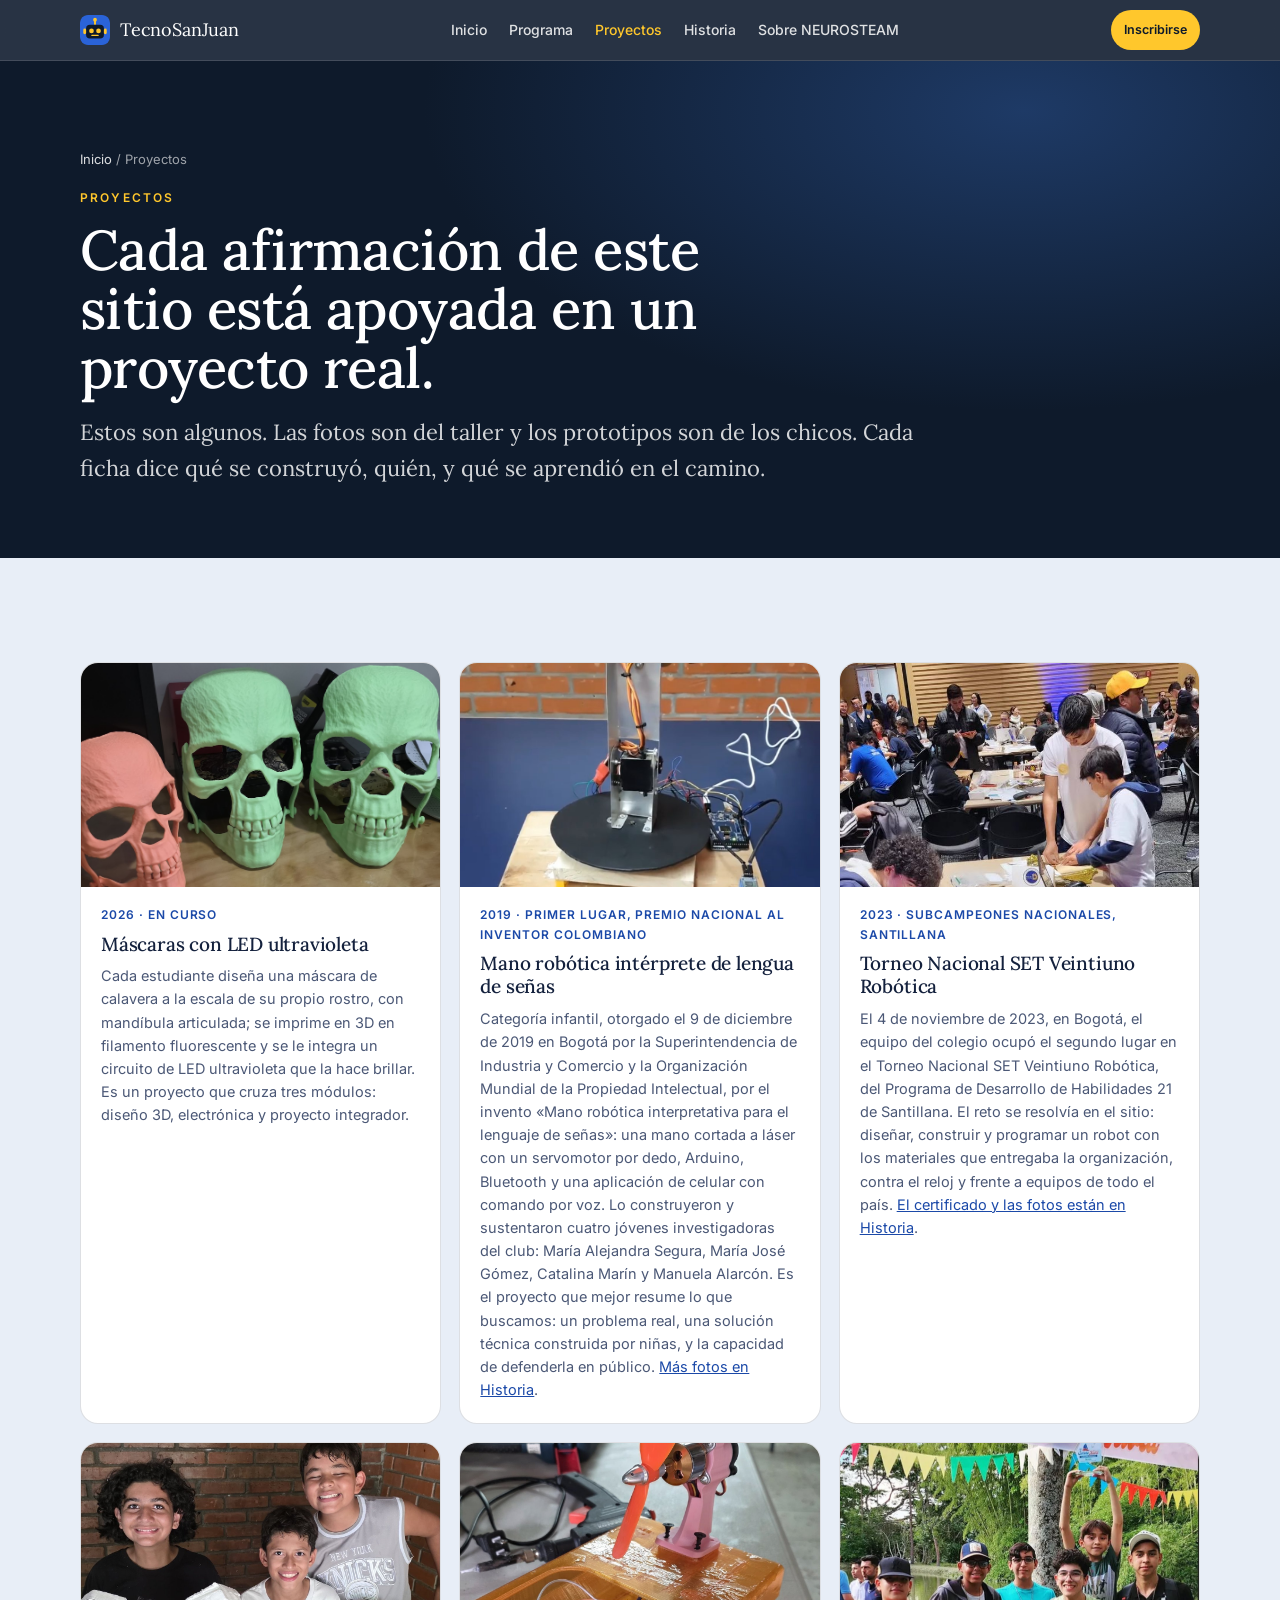
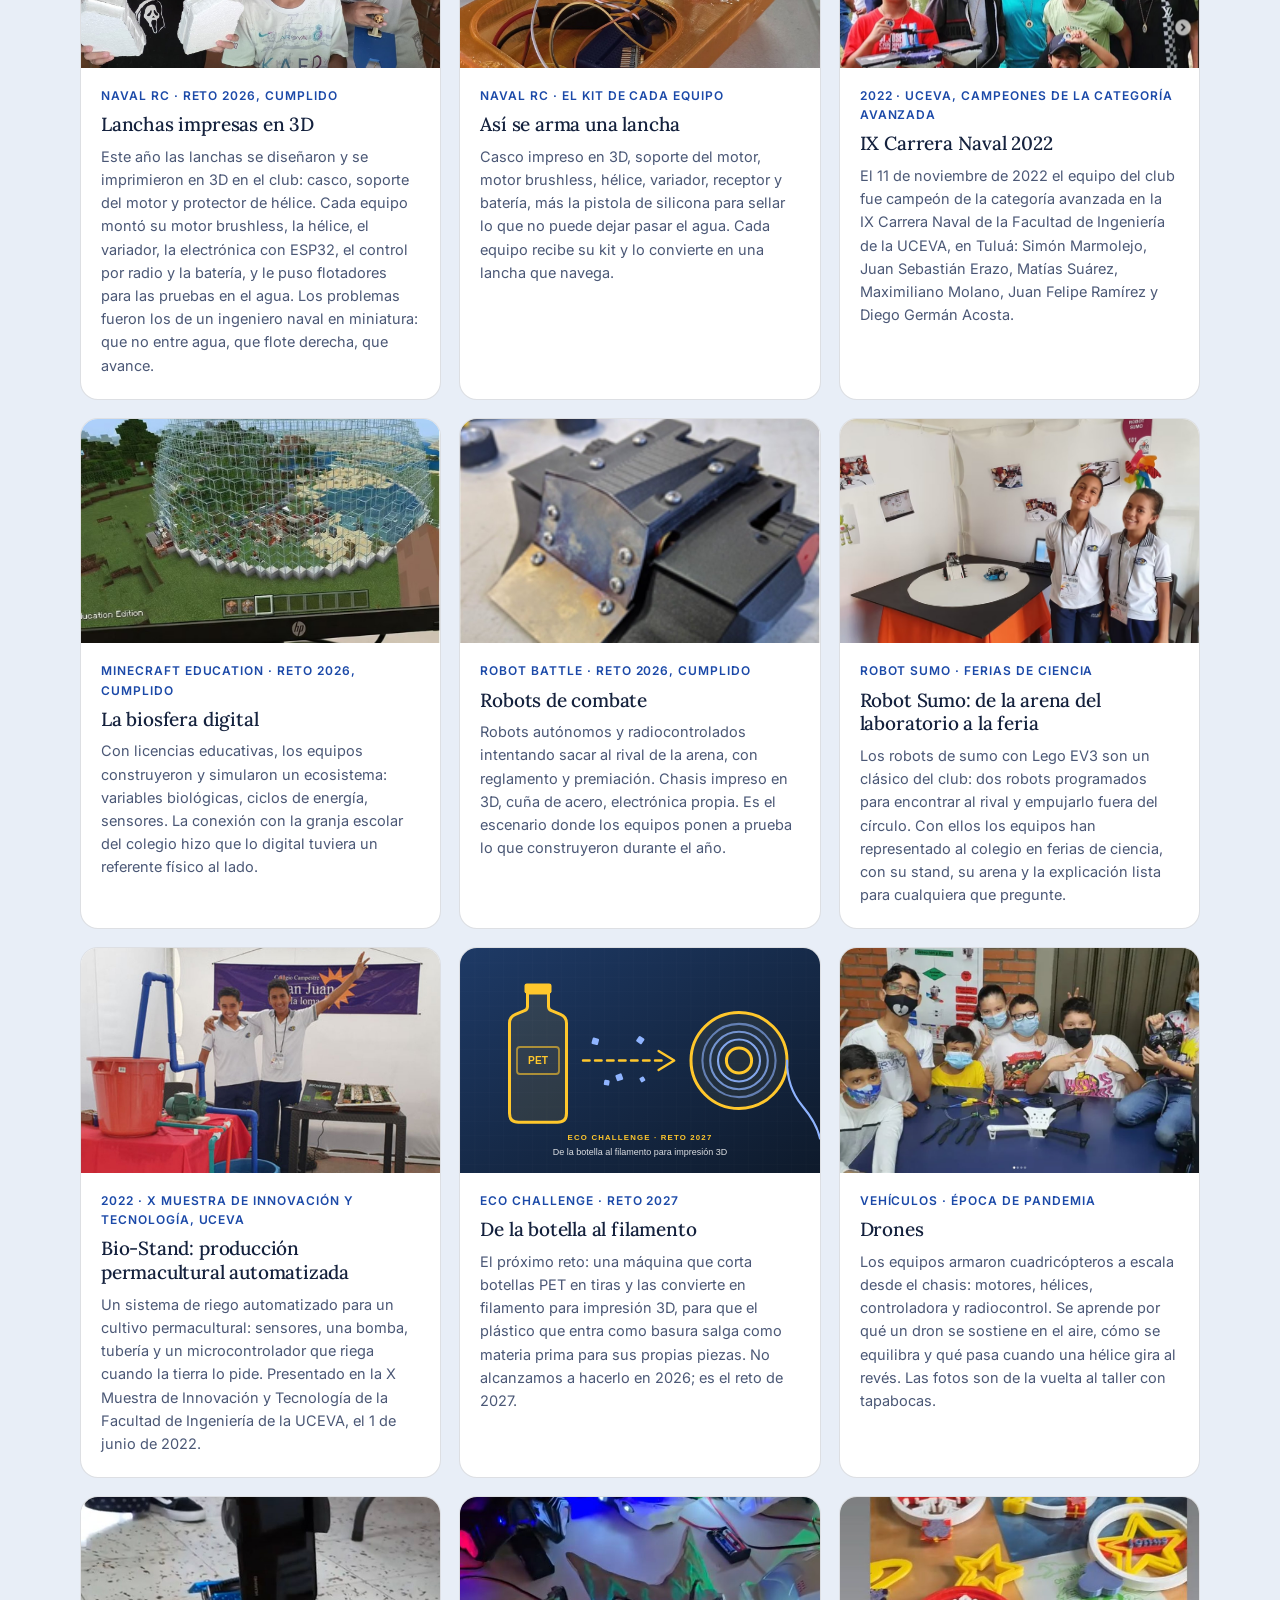
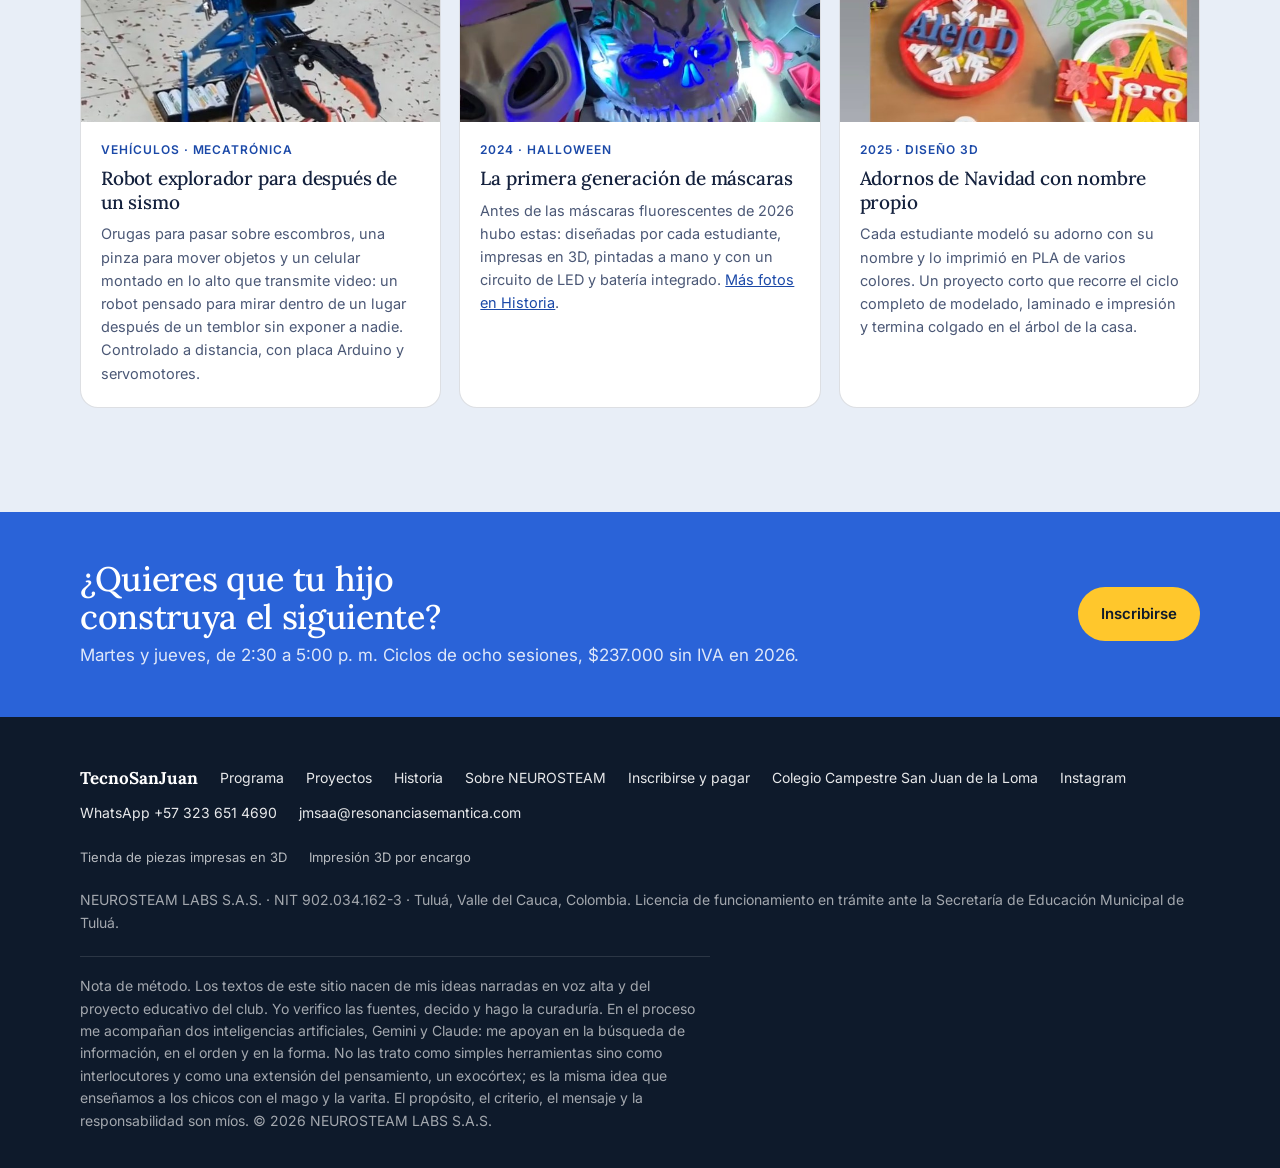
<file: proyectos.html>
<!doctype html>
<html lang="es">
<head>
<meta charset="utf-8">
<meta name="viewport" content="width=device-width, initial-scale=1, viewport-fit=cover">
<title>Proyectos del club: máscaras LED, lancha RC, reciclaje PET, mano robótica. TecnoSanJuan</title>
<meta name="description" content="Galería de proyectos reales de los estudiantes de TecnoSanJuan en Tuluá, con fotos del taller: desde la mano robótica intérprete de lengua de señas premiada en 2019 hasta las máscaras con LED UV de 2026.">
<link rel="canonical" href="https://www.tecnosanjuan.club/proyectos.html">
<meta property="og:type" content="website">
<meta property="og:title" content="Proyectos del club TecnoSanJuan">
<meta property="og:description" content="Cada afirmación de este sitio está apoyada en un proyecto real.">
<meta property="og:url" content="https://www.tecnosanjuan.club/proyectos.html">
<meta name="theme-color" content="#0E1A2B">
<link rel="icon" href="assets/img/logo-mark.svg" type="image/svg+xml">
<link rel="preconnect" href="https://fonts.googleapis.com">
<link rel="preconnect" href="https://fonts.gstatic.com" crossorigin>
<link href="https://fonts.googleapis.com/css2?family=Lora:ital,wght@0,400;0,500;0,600;1,400&family=Inter:wght@400;500;600&display=swap" rel="stylesheet">
<link rel="stylesheet" href="assets/site.css">
</head>
<body>

<header class="nav" id="nav">
  <div class="wrap">
    <a class="brand" href="index.html"><img class="mark" src="assets/img/logo-mark.svg" alt="" width="30" height="30"><span>TecnoSanJuan</span></a>
    <nav class="nav-links" id="nav-links" aria-label="Páginas">
      <a href="index.html">Inicio</a>
      <a href="programa.html">Programa</a>
      <a href="proyectos.html" aria-current="page">Proyectos</a>
      <a href="historia.html">Historia</a>
      <a href="sobre.html">Sobre NEUROSTEAM</a>
    </nav>
    <div class="nav-right">
      <a class="btn btn-primary" href="https://pagos.tecnosanjuan.club/pricing-plans/list" target="_blank" rel="noopener">Inscribirse</a>
      <button class="menu-btn" type="button" aria-label="Abrir menú" aria-expanded="false" aria-controls="nav-links">
        <svg class="lines" viewBox="0 0 24 24" fill="none" stroke="currentColor" stroke-width="2" stroke-linecap="round"><path d="M4 7h16M4 12h16M4 17h16"/></svg>
        <svg class="x" viewBox="0 0 24 24" fill="none" stroke="currentColor" stroke-width="2" stroke-linecap="round"><path d="M6 6l12 12M18 6L6 18"/></svg>
      </button>
    </div>
  </div>
</header>

<main>

<section class="page-hero dark">
  <div class="wrap">
    <p class="crumb"><a href="index.html">Inicio</a> / Proyectos</p>
    <p class="eyebrow">Proyectos</p>
    <h1>Cada afirmación de este sitio está apoyada en un proyecto real.</h1>
    <p class="dek">Estos son algunos. Las fotos son del taller y los prototipos son de los chicos. Cada ficha dice qué se construyó, quién, y qué se aprendió en el camino.</p>
  </div>
</section>

<section id="galeria">
  <div class="wrap">
    <div class="gallery">
      <article class="tile">
        <img src="assets/img/mascaras-led-uv.jpg" alt="Tres máscaras de calavera impresas en 3D con mandíbula articulada, una coral y dos verdes fluorescentes" width="1600" height="1136" loading="lazy">
        <div class="body"><span class="meta">2026 · en curso</span><h3>Máscaras con LED ultravioleta</h3><p>Cada estudiante diseña una máscara de calavera a la escala de su propio rostro, con mandíbula articulada; se imprime en 3D en filamento fluorescente y se le integra un circuito de LED ultravioleta que la hace brillar. Es un proyecto que cruza tres módulos: diseño 3D, electrónica y proyecto integrador.</p></div>
      </article>
      <article class="tile">
        <img class="mid" src="assets/img/historia/mano-robotica-prototipo.jpg" alt="Prototipo de la mano robótica: mano de madera con cinco servomotores sobre una base giratoria, Arduino, módulo Bluetooth y un celular con la aplicación «Mano interpretativa»" width="946" height="1182" loading="lazy">
        <div class="body"><span class="meta">2019 · Primer Lugar, Premio Nacional al Inventor Colombiano</span><h3>Mano robótica intérprete de lengua de señas</h3><p>Categoría infantil, otorgado el 9 de diciembre de 2019 en Bogotá por la Superintendencia de Industria y Comercio y la Organización Mundial de la Propiedad Intelectual, por el invento «Mano robótica interpretativa para el lenguaje de señas»: una mano cortada a láser con un servomotor por dedo, Arduino, Bluetooth y una aplicación de celular con comando por voz. Lo construyeron y sustentaron cuatro jóvenes investigadoras del club: María Alejandra Segura, María José Gómez, Catalina Marín y Manuela Alarcón. Es el proyecto que mejor resume lo que buscamos: un problema real, una solución técnica construida por niñas, y la capacidad de defenderla en público. <a href="historia.html#2019">Más fotos en Historia</a>.</p></div>
      </article>
      <article class="tile">
        <img class="top" src="assets/img/historia/set21-2023-construyendo.jpg" alt="Los estudiantes construyen su robot sobre una mesa llena de cartón y herramientas durante la final nacional de SET Veintiuno Robótica" width="646" height="857" loading="lazy">
        <div class="body"><span class="meta">2023 · Subcampeones nacionales, Santillana</span><h3>Torneo Nacional SET Veintiuno Robótica</h3><p>El 4 de noviembre de 2023, en Bogotá, el equipo del colegio ocupó el segundo lugar en el Torneo Nacional SET Veintiuno Robótica, del Programa de Desarrollo de Habilidades 21 de Santillana. El reto se resolvía en el sitio: diseñar, construir y programar un robot con los materiales que entregaba la organización, contra el reloj y frente a equipos de todo el país. <a href="historia.html#2023">El certificado y las fotos están en Historia</a>.</p></div>
      </article>
      <article class="tile">
        <img class="top" src="assets/img/naval-rc-equipo-2026.jpg" alt="Tres estudiantes con los flotadores, el casco impreso en 3D y la hélice de su lancha" width="1228" height="982" loading="lazy">
        <div class="body"><span class="meta">Naval RC · reto 2026, cumplido</span><h3>Lanchas impresas en 3D</h3><p>Este año las lanchas se diseñaron y se imprimieron en 3D en el club: casco, soporte del motor y protector de hélice. Cada equipo montó su motor brushless, la hélice, el variador, la electrónica con ESP32, el control por radio y la batería, y le puso flotadores para las pruebas en el agua. Los problemas fueron los de un ingeniero naval en miniatura: que no entre agua, que flote derecha, que avance.</p></div>
      </article>
      <article class="tile">
        <img src="assets/img/naval-rc-casco-naranja.jpg" alt="Casco naranja impreso en 3D con el soporte del motor, el motor brushless y la hélice montados, y la electrónica dentro" width="1228" height="2020" loading="lazy">
        <div class="body"><span class="meta">Naval RC · el kit de cada equipo</span><h3>Así se arma una lancha</h3><p>Casco impreso en 3D, soporte del motor, motor brushless, hélice, variador, receptor y batería, más la pistola de silicona para sellar lo que no puede dejar pasar el agua. Cada equipo recibe su kit y lo convierte en una lancha que navega.</p></div>
      </article>
      <article class="tile">
        <img class="top" src="assets/img/carrera-naval-2022-banner.jpg" alt="Seis estudiantes del club con medallas y el trofeo bajo la pancarta de la Carrera Naval, uno de ellos con la lancha en las manos" width="1434" height="1775" loading="lazy">
        <div class="body"><span class="meta">2022 · UCEVA, campeones de la categoría avanzada</span><h3>IX Carrera Naval 2022</h3><p>El 11 de noviembre de 2022 el equipo del club fue campeón de la categoría avanzada en la IX Carrera Naval de la Facultad de Ingeniería de la UCEVA, en Tuluá: Simón Marmolejo, Juan Sebastián Erazo, Matías Suárez, Maximiliano Molano, Juan Felipe Ramírez y Diego Germán Acosta.</p></div>
      </article>
      <article class="tile">
        <img src="assets/img/minecraft-biosfera.jpg" alt="Pantalla con la biosfera construida en Minecraft Education: una cúpula de vidrio con un ecosistema adentro" width="988" height="1195" loading="lazy">
        <div class="body"><span class="meta">Minecraft Education · reto 2026, cumplido</span><h3>La biosfera digital</h3><p>Con licencias educativas, los equipos construyeron y simularon un ecosistema: variables biológicas, ciclos de energía, sensores. La conexión con la granja escolar del colegio hizo que lo digital tuviera un referente físico al lado.</p></div>
      </article>
      <article class="tile">
        <img src="assets/img/robot-battle-combate.jpg" alt="Robot de combate con chasis impreso en 3D y cuña de acero sobre la mesa de trabajo" width="1349" height="1163" loading="lazy">
        <div class="body"><span class="meta">Robot Battle · reto 2026, cumplido</span><h3>Robots de combate</h3><p>Robots autónomos y radiocontrolados intentando sacar al rival de la arena, con reglamento y premiación. Chasis impreso en 3D, cuña de acero, electrónica propia. Es el escenario donde los equipos ponen a prueba lo que construyeron durante el año.</p></div>
      </article>
      <article class="tile">
        <img src="assets/img/robot-sumo-feria.jpg" alt="Dos estudiantes del club en su stand de Robot Sumo en una feria de ciencia, con la arena y los robots sobre la mesa" width="1600" height="1169" loading="lazy">
        <div class="body"><span class="meta">Robot Sumo · ferias de ciencia</span><h3>Robot Sumo: de la arena del laboratorio a la feria</h3><p>Los robots de sumo con Lego EV3 son un clásico del club: dos robots programados para encontrar al rival y empujarlo fuera del círculo. Con ellos los equipos han representado al colegio en ferias de ciencia, con su stand, su arena y la explicación lista para cualquiera que pregunte.</p></div>
      </article>
      <article class="tile">
        <img src="assets/img/bio-stand-permacultura.jpg" alt="Dos estudiantes con el Bio-Stand: bomba, tubería, tanques y un cultivo con riego automatizado" width="1312" height="820" loading="lazy">
        <div class="body"><span class="meta">2022 · X Muestra de Innovación y Tecnología, UCEVA</span><h3>Bio-Stand: producción permacultural automatizada</h3><p>Un sistema de riego automatizado para un cultivo permacultural: sensores, una bomba, tubería y un microcontrolador que riega cuando la tierra lo pide. Presentado en la X Muestra de Innovación y Tecnología de la Facultad de Ingeniería de la UCEVA, el 1 de junio de 2022.</p></div>
      </article>
      <!-- PENDIENTE DE FOTO (detector de ondas cerebrales): ficha oculta el 17 oct 2026 por decisión de Juan; para reactivarla, quita este comentario y pon la foto real.
      <article class="tile">
        <img src="assets/img/detector-ondas-cerebrales.svg" alt="Foto pendiente: detector de ondas cerebrales" width="1200" height="750" loading="lazy">
        <div class="body"><span class="meta">2022 · X Muestra de Innovación y Tecnología, UCEVA</span><h3>Detector de ondas cerebrales para medir la concentración</h3><p>Con una diadema de electroencefalografía, los estudiantes construyeron un detector que lee las ondas cerebrales y estima el nivel de concentración de quien la lleva. Presentado en la X Muestra de Innovación y Tecnología de la UCEVA, en 2022. Es el proyecto que mejor explica el «Neuro» de NEUROSTEAM.</p></div>
      </article>
      -->
      <article class="tile">
        <img src="assets/img/eco-challenge-ilustracion.svg" alt="Ilustración: una botella PET se convierte en filamento para impresión 3D" width="1200" height="750" loading="lazy">
        <div class="body"><span class="meta">Eco Challenge · reto 2027</span><h3>De la botella al filamento</h3><p>El próximo reto: una máquina que corta botellas PET en tiras y las convierte en filamento para impresión 3D, para que el plástico que entra como basura salga como materia prima para sus propias piezas. No alcanzamos a hacerlo en 2026; es el reto de 2027.</p></div>
      </article>
      <!-- PENDIENTE DE FOTO (brazo robótico): ficha oculta el 17 oct 2026 por decisión de Juan; para reactivarla, quita este comentario y pon la foto real.
      <article class="tile">
        <img src="assets/img/brazo-robotico.svg" alt="Foto pendiente: brazo robótico con joystick" width="1200" height="750" loading="lazy">
        <div class="body"><span class="meta">Mecanismos</span><h3>Brazo robótico con joystick</h3><p>Un brazo articulado controlado con joystick, con piezas impresas en 3D y servomotores programados por los estudiantes. Es el proyecto clásico para entender grados de libertad, torque y control.</p></div>
      </article>
      -->
      <article class="tile">
        <img src="assets/img/historia/dron-equipo-pandemia.jpg" alt="Siete estudiantes con tapabocas alrededor de una mesa con el chasis blanco de un dron, hélices, motores y un radiocontrol" width="1173" height="621" loading="lazy">
        <div class="body"><span class="meta">Vehículos · época de pandemia</span><h3>Drones</h3><p>Los equipos armaron cuadricópteros a escala desde el chasis: motores, hélices, controladora y radiocontrol. Se aprende por qué un dron se sostiene en el aire, cómo se equilibra y qué pasa cuando una hélice gira al revés. Las fotos son de la vuelta al taller con tapabocas.</p></div>
      </article>
      <article class="tile">
        <img class="mid" src="assets/img/historia/robot-explorador-celular.jpg" alt="Robot azul con orugas, una pinza al frente y un celular montado en lo alto como cámara" width="708" height="1085" loading="lazy">
        <div class="body"><span class="meta">Vehículos · mecatrónica</span><h3>Robot explorador para después de un sismo</h3><p>Orugas para pasar sobre escombros, una pinza para mover objetos y un celular montado en lo alto que transmite video: un robot pensado para mirar dentro de un lugar después de un temblor sin exponer a nadie. Controlado a distancia, con placa Arduino y servomotores.</p></div>
      </article>
      <article class="tile">
        <img src="assets/img/historia/mascaras-2024-led-azul.jpg" alt="Máscaras impresas en 3D encendidas en la oscuridad con LED azules, una con dientes blancos y ojos azules al centro" width="650" height="875" loading="lazy">
        <div class="body"><span class="meta">2024 · Halloween</span><h3>La primera generación de máscaras</h3><p>Antes de las máscaras fluorescentes de 2026 hubo estas: diseñadas por cada estudiante, impresas en 3D, pintadas a mano y con un circuito de LED y batería integrado. <a href="historia.html#2024">Más fotos en Historia</a>.</p></div>
      </article>
      <article class="tile">
        <img src="assets/img/historia/adornos-navidad-2025.jpg" alt="Adornos navideños impresos en 3D con nombres, estrellas amarillas, copos blancos y regalos rojos" width="611" height="510" loading="lazy">
        <div class="body"><span class="meta">2025 · Diseño 3D</span><h3>Adornos de Navidad con nombre propio</h3><p>Cada estudiante modeló su adorno con su nombre y lo imprimió en PLA de varios colores. Un proyecto corto que recorre el ciclo completo de modelado, laminado e impresión y termina colgado en el árbol de la casa.</p></div>
      </article>
      <!-- PENDIENTE DE FOTO (Explorerbots): ficha oculta el 17 oct 2026 por decisión de Juan; para reactivarla, quita este comentario y pon la foto real.
      <article class="tile">
        <img src="assets/img/explorerbots.svg" alt="Foto pendiente: Explorerbots" width="1200" height="750" loading="lazy">
        <div class="body"><span class="meta">Evento</span><h3>Explorerbots</h3><p>El otro evento competitivo del club, hecho en alianza con el colegio. Las fotos están en <a href="https://www.instagram.com/colegio.sanjuanloma/" target="_blank" rel="noopener">el Instagram del colegio</a>.</p></div>
      </article>
      -->
    </div>
  </div>
</section>

<section class="cta-band dark">
  <div class="wrap">
    <div>
      <h2>¿Quieres que tu hijo construya el siguiente?</h2>
      <p>Martes y jueves, de 2:30 a 5:00 p. m. Ciclos de ocho sesiones, $237.000 sin IVA en 2026.</p>
    </div>
    <a class="btn btn-primary" href="https://pagos.tecnosanjuan.club/pricing-plans/list" target="_blank" rel="noopener">Inscribirse</a>
  </div>
</section>

</main>

<footer>
  <div class="wrap">
    <div class="row">
      <strong style="color:#fff;font-family:var(--serif);font-size:17px">TecnoSanJuan</strong>
      <a href="programa.html">Programa</a>
      <a href="proyectos.html">Proyectos</a>
      <a href="historia.html">Historia</a>
      <a href="sobre.html">Sobre NEUROSTEAM</a>
      <a href="https://pagos.tecnosanjuan.club/pricing-plans/list" target="_blank" rel="noopener">Inscribirse y pagar</a>
      <a href="https://www.sanjuloma.edu.co/" target="_blank" rel="noopener">Colegio Campestre San Juan de la Loma</a>
      <a href="https://www.instagram.com/colegio.sanjuanloma/" target="_blank" rel="noopener">Instagram</a>
      <a href="https://wa.me/573236514690" target="_blank" rel="noopener">WhatsApp +57 323 651 4690</a>
      <a href="mailto:jmsaa@resonanciasemantica.com">jmsaa@resonanciasemantica.com</a>
    </div>
    <div class="row small">
      <a href="https://pagos.tecnosanjuan.club/category/all-products" target="_blank" rel="noopener">Tienda de piezas impresas en 3D</a>
      <a href="https://pagos.tecnosanjuan.club/service-page/servicio-impresi%C3%B3n-3d" target="_blank" rel="noopener">Impresión 3D por encargo</a>
    </div>
    <p class="legal">NEUROSTEAM LABS S.A.S. · NIT 902.034.162-3 · Tuluá, Valle del Cauca, Colombia. Licencia de funcionamiento en trámite ante la Secretaría de Educación Municipal de Tuluá.</p>
    <p class="method">Nota de método. Los textos de este sitio nacen de mis ideas narradas en voz alta y del proyecto educativo del club. Yo verifico las fuentes, decido y hago la curaduría. En el proceso me acompañan dos inteligencias artificiales, Gemini y Claude: me apoyan en la búsqueda de información, en el orden y en la forma. No las trato como simples herramientas sino como interlocutores y como una extensión del pensamiento, un exocórtex; es la misma idea que enseñamos a los chicos con el mago y la varita. El propósito, el criterio, el mensaje y la responsabilidad son míos. © 2026 NEUROSTEAM LABS S.A.S.</p>
  </div>
</footer>

<script src="assets/site.js" defer></script>
</body>
</html>
</file>
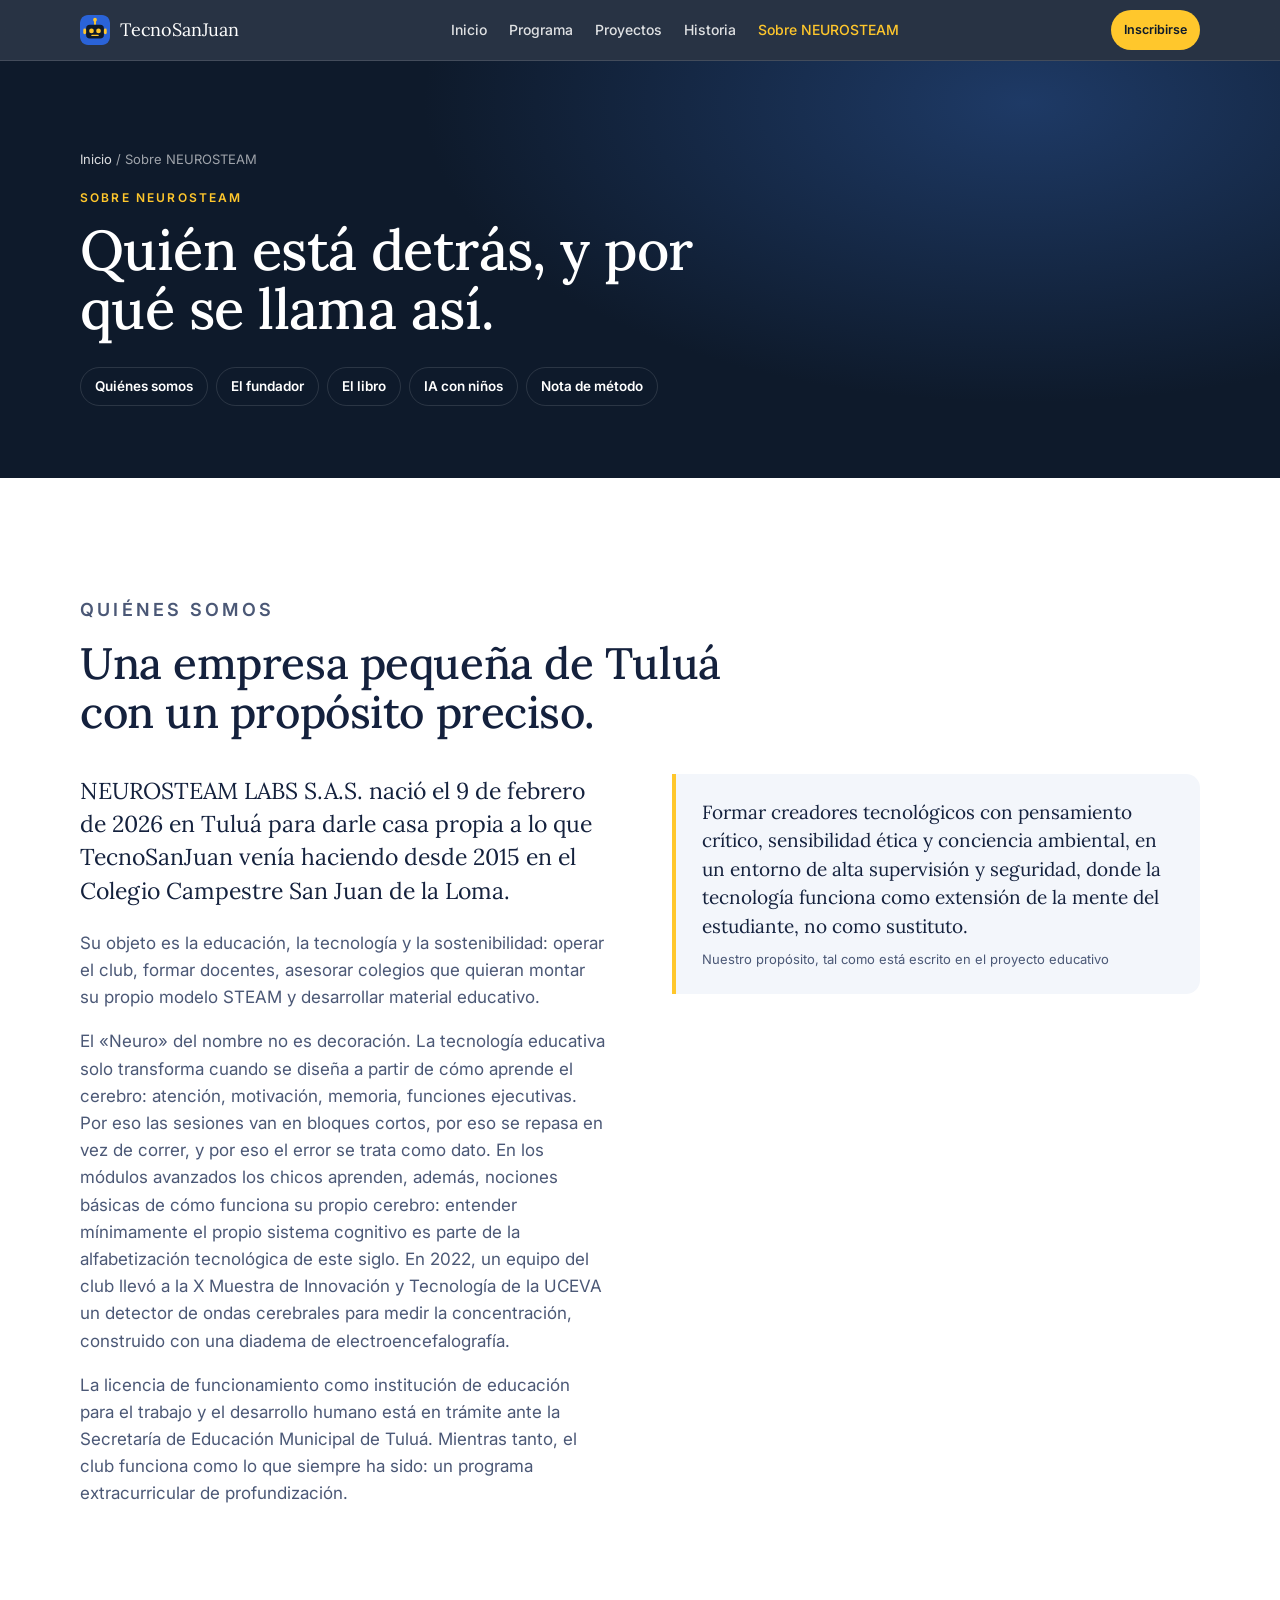
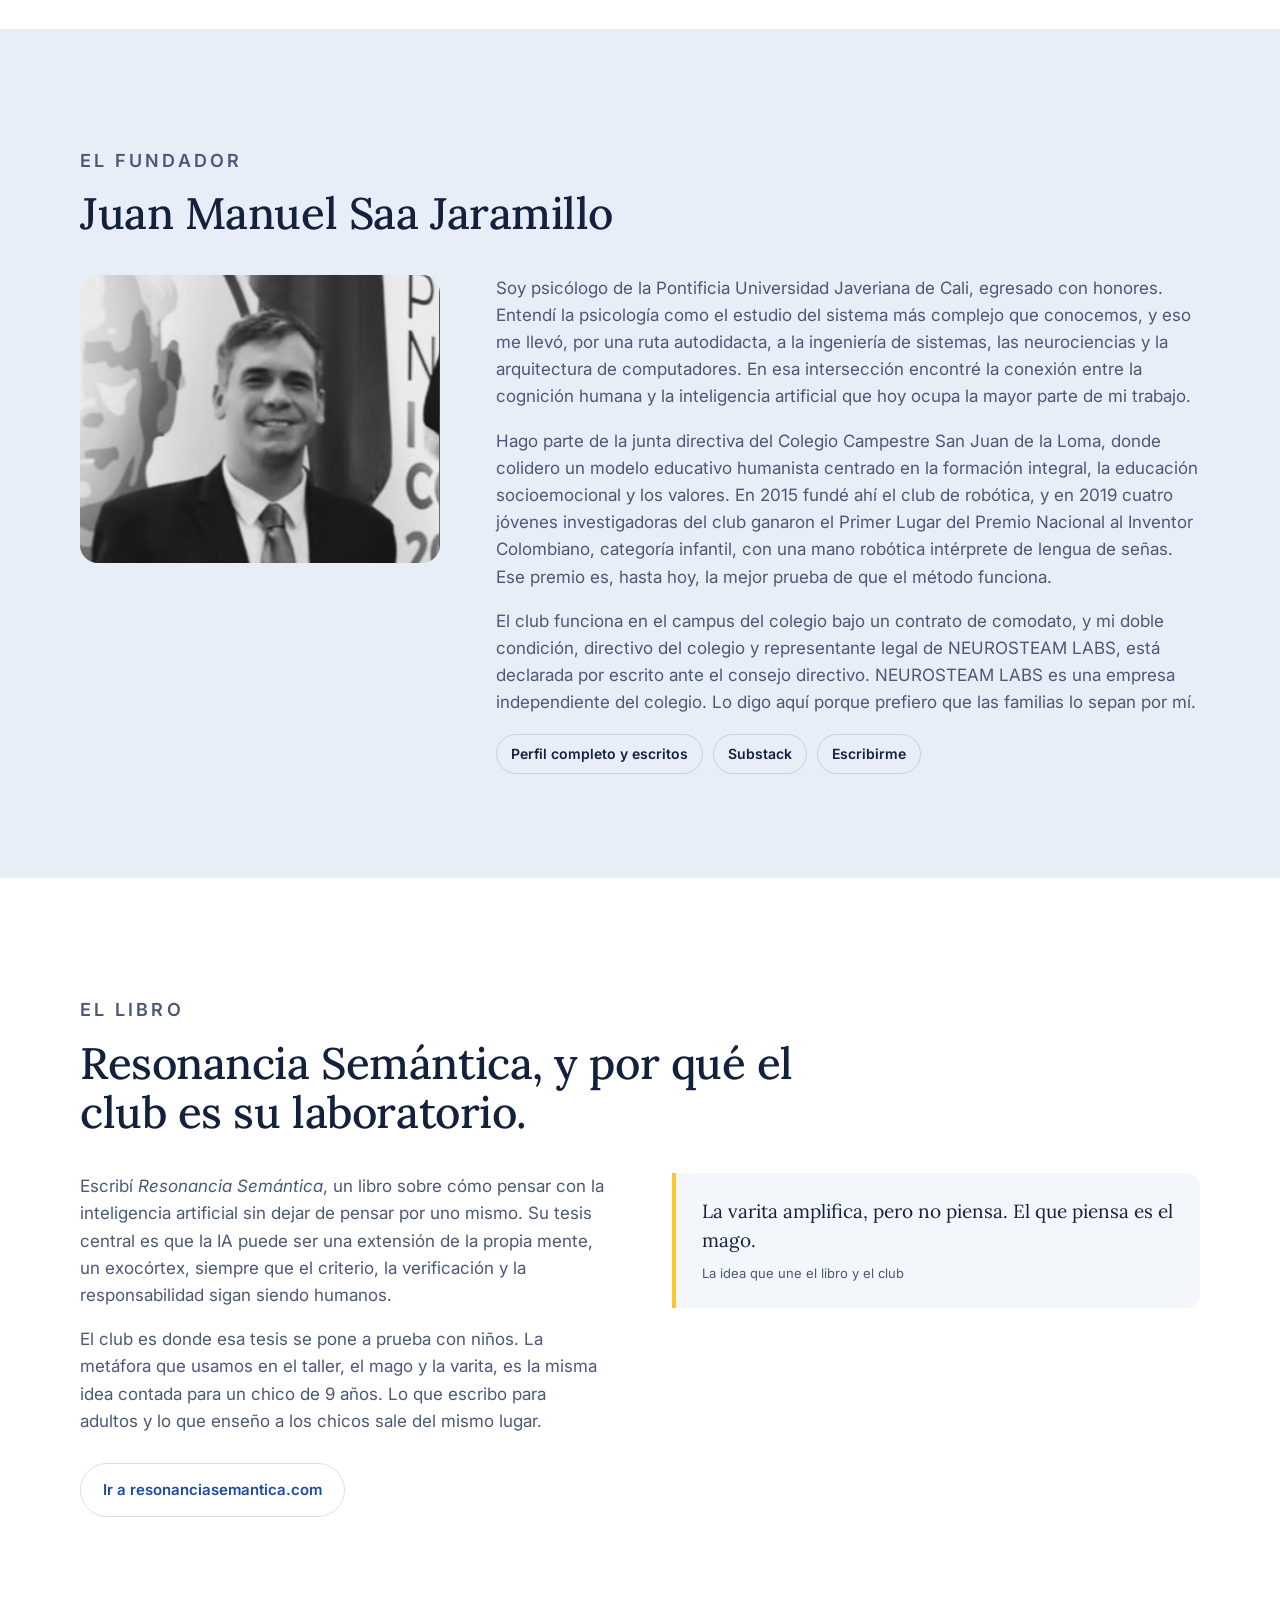
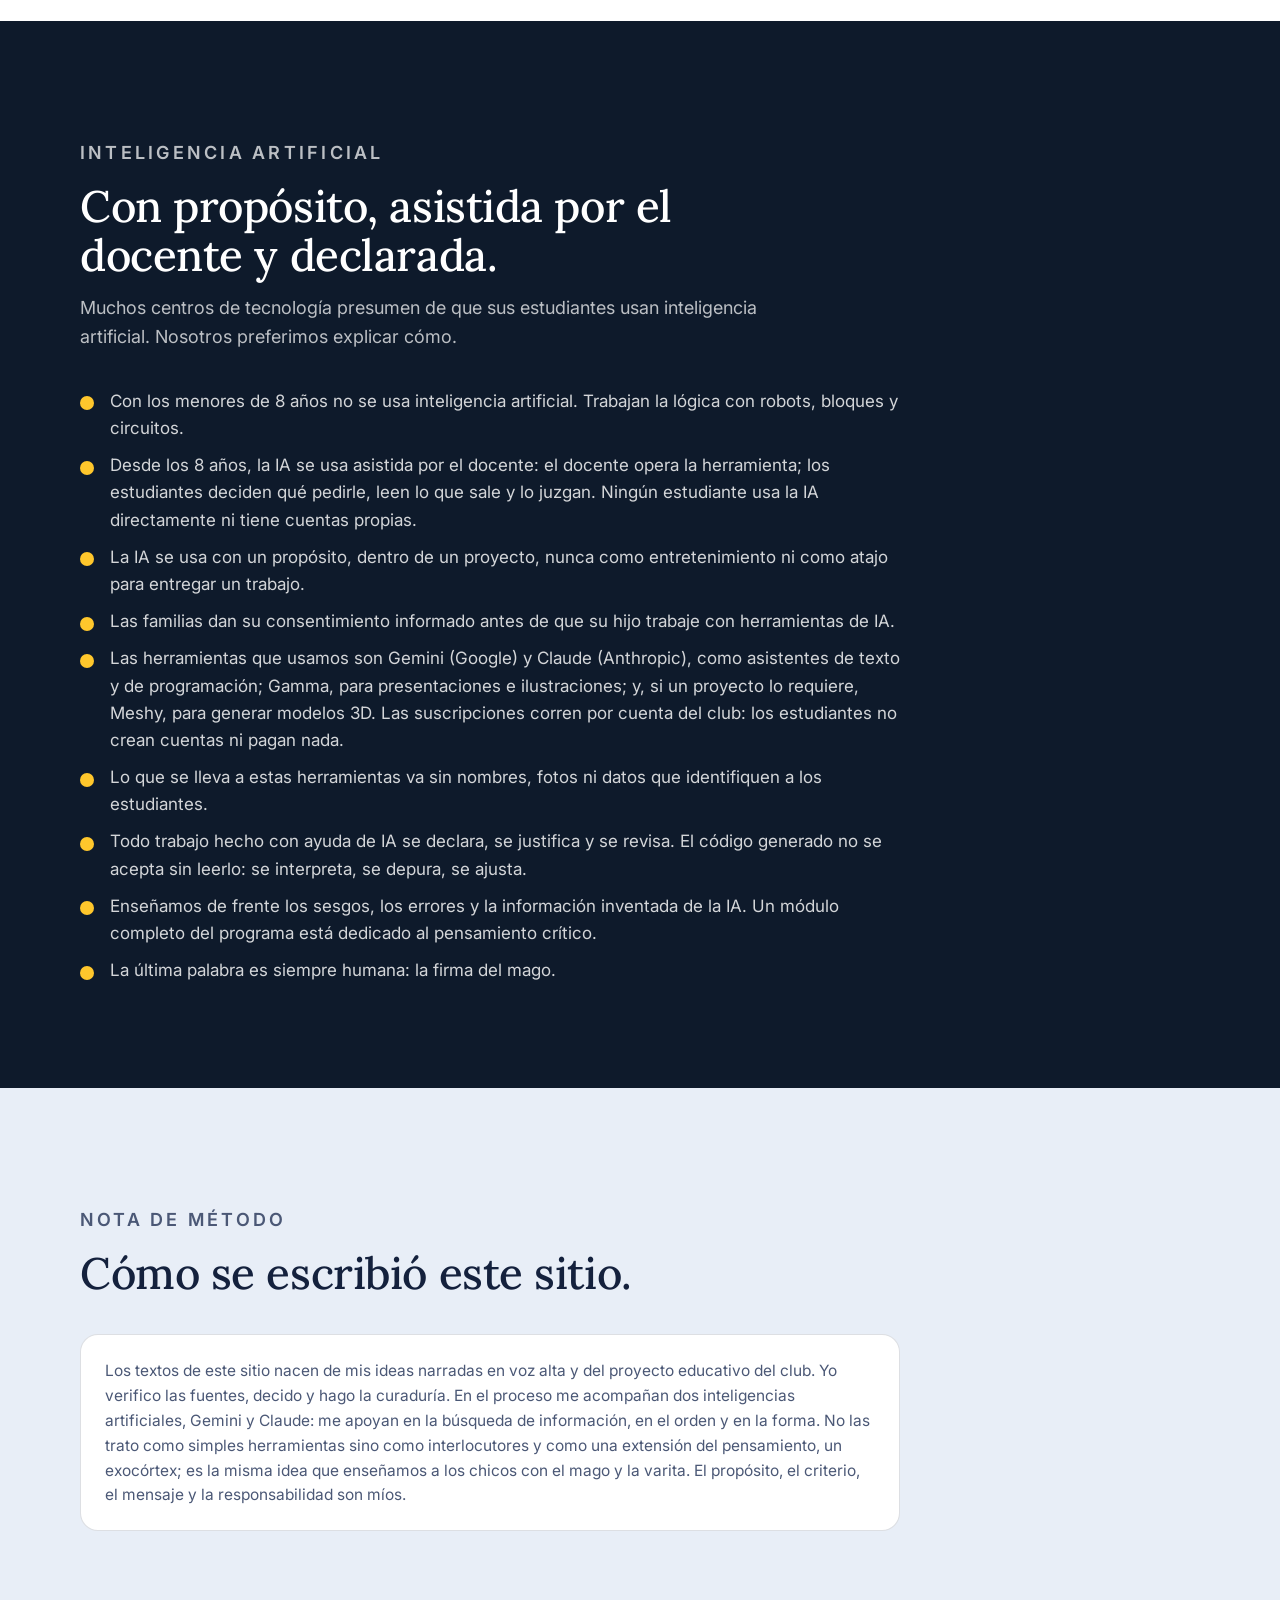
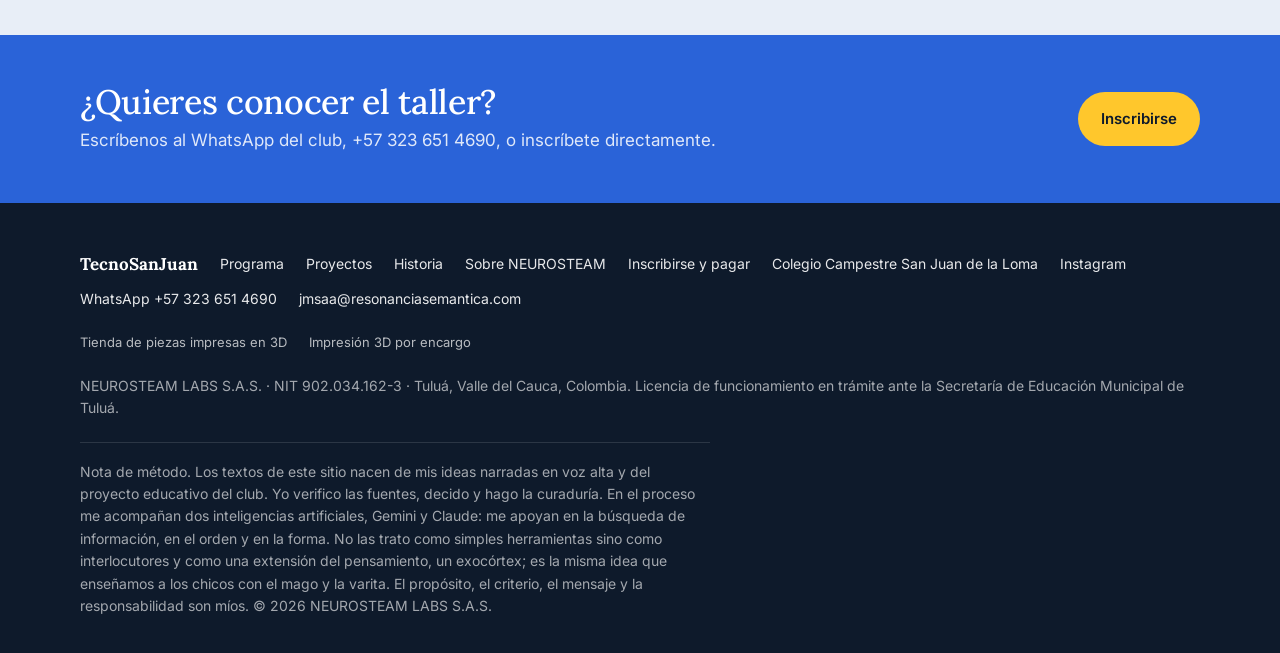
<file: sobre.html>
<!doctype html>
<html lang="es">
<head>
<meta charset="utf-8">
<meta name="viewport" content="width=device-width, initial-scale=1, viewport-fit=cover">
<title>Sobre NEUROSTEAM LABS: quién está detrás del club TecnoSanJuan y cómo pensamos la IA con niños</title>
<meta name="description" content="NEUROSTEAM LABS S.A.S. es la empresa de Tuluá que opera el club TecnoSanJuan. Quién la fundó, qué tiene que ver con el libro Resonancia Semántica y cuál es nuestra postura sobre la inteligencia artificial con niños.">
<link rel="canonical" href="https://www.tecnosanjuan.club/sobre.html">
<meta property="og:type" content="website">
<meta property="og:title" content="Sobre NEUROSTEAM LABS">
<meta property="og:description" content="Quién está detrás del club TecnoSanJuan y cómo pensamos la inteligencia artificial con niños.">
<meta property="og:url" content="https://www.tecnosanjuan.club/sobre.html">
<meta name="theme-color" content="#0E1A2B">
<link rel="icon" href="assets/img/logo-mark.svg" type="image/svg+xml">
<link rel="preconnect" href="https://fonts.googleapis.com">
<link rel="preconnect" href="https://fonts.gstatic.com" crossorigin>
<link href="https://fonts.googleapis.com/css2?family=Lora:ital,wght@0,400;0,500;0,600;1,400&family=Inter:wght@400;500;600&display=swap" rel="stylesheet">
<link rel="stylesheet" href="assets/site.css">
</head>
<body>

<header class="nav" id="nav">
  <div class="wrap">
    <a class="brand" href="index.html"><img class="mark" src="assets/img/logo-mark.svg" alt="" width="30" height="30"><span>TecnoSanJuan</span></a>
    <nav class="nav-links" id="nav-links" aria-label="Páginas">
      <a href="index.html">Inicio</a>
      <a href="programa.html">Programa</a>
      <a href="proyectos.html">Proyectos</a>
      <a href="historia.html">Historia</a>
      <a href="sobre.html" aria-current="page">Sobre NEUROSTEAM</a>
    </nav>
    <div class="nav-right">
      <a class="btn btn-primary" href="https://pagos.tecnosanjuan.club/pricing-plans/list" target="_blank" rel="noopener">Inscribirse</a>
      <button class="menu-btn" type="button" aria-label="Abrir menú" aria-expanded="false" aria-controls="nav-links">
        <svg class="lines" viewBox="0 0 24 24" fill="none" stroke="currentColor" stroke-width="2" stroke-linecap="round"><path d="M4 7h16M4 12h16M4 17h16"/></svg>
        <svg class="x" viewBox="0 0 24 24" fill="none" stroke="currentColor" stroke-width="2" stroke-linecap="round"><path d="M6 6l12 12M18 6L6 18"/></svg>
      </button>
    </div>
  </div>
</header>

<main>

<section class="page-hero dark">
  <div class="wrap">
    <p class="crumb"><a href="index.html">Inicio</a> / Sobre NEUROSTEAM</p>
    <p class="eyebrow">Sobre NEUROSTEAM</p>
    <h1>Quién está detrás, y por qué se llama así.</h1>
    <nav class="subnav" aria-label="Secciones de esta página">
      <a href="#quienes-somos">Quiénes somos</a>
      <a href="#fundador">El fundador</a>
      <a href="#libro">El libro</a>
      <a href="#ia">IA con niños</a>
      <a href="#nota-de-metodo">Nota de método</a>
    </nav>
  </div>
</section>

<section class="paper" id="quienes-somos">
  <div class="wrap">
    <div class="section-head">
      <p class="eyebrow">Quiénes somos</p>
      <h2>Una empresa pequeña de Tuluá con un propósito preciso.</h2>
    </div>
    <div class="two">
      <div class="copy">
        <p class="lead">NEUROSTEAM LABS S.A.S. nació el 9 de febrero de 2026 en Tuluá para darle casa propia a lo que TecnoSanJuan venía haciendo desde 2015 en el Colegio Campestre San Juan de la Loma.</p>
        <p>Su objeto es la educación, la tecnología y la sostenibilidad: operar el club, formar docentes, asesorar colegios que quieran montar su propio modelo STEAM y desarrollar material educativo.</p>
        <p>El «Neuro» del nombre no es decoración. La tecnología educativa solo transforma cuando se diseña a partir de cómo aprende el cerebro: atención, motivación, memoria, funciones ejecutivas. Por eso las sesiones van en bloques cortos, por eso se repasa en vez de correr, y por eso el error se trata como dato. En los módulos avanzados los chicos aprenden, además, nociones básicas de cómo funciona su propio cerebro: entender mínimamente el propio sistema cognitivo es parte de la alfabetización tecnológica de este siglo. En 2022, un equipo del club llevó a la X Muestra de Innovación y Tecnología de la UCEVA un detector de ondas cerebrales para medir la concentración, construido con una diadema de electroencefalografía.</p>
        <p>La licencia de funcionamiento como institución de educación para el trabajo y el desarrollo humano está en trámite ante la Secretaría de Educación Municipal de Tuluá. Mientras tanto, el club funciona como lo que siempre ha sido: un programa extracurricular de profundización.</p>
      </div>
      <div>
        <blockquote class="pull" style="margin-top:0">Formar creadores tecnológicos con pensamiento crítico, sensibilidad ética y conciencia ambiental, en un entorno de alta supervisión y seguridad, donde la tecnología funciona como extensión de la mente del estudiante, no como sustituto.<small>Nuestro propósito, tal como está escrito en el proyecto educativo</small></blockquote>
      </div>
    </div>
  </div>
</section>

<section id="fundador">
  <div class="wrap">
    <div class="section-head">
      <p class="eyebrow">El fundador</p>
      <h2>Juan Manuel Saa Jaramillo</h2>
    </div>
    <div class="autor-grid">
      <img src="https://static.wixstatic.com/media/259608_bd3df1e90d8b4b3ba4ec8c818628bef3~mv2.webp/v1/fill/w_720,h_960,al_c,q_85/autor.webp" onerror="this.onerror=null;this.src='assets/img/retrato-juan.jpg'" width="720" height="960" alt="Retrato de Juan Manuel Saa Jaramillo" loading="lazy">
      <div class="copy">
        <p>Soy psicólogo de la Pontificia Universidad Javeriana de Cali, egresado con honores. Entendí la psicología como el estudio del sistema más complejo que conocemos, y eso me llevó, por una ruta autodidacta, a la ingeniería de sistemas, las neurociencias y la arquitectura de computadores. En esa intersección encontré la conexión entre la cognición humana y la inteligencia artificial que hoy ocupa la mayor parte de mi trabajo.</p>
        <p>Hago parte de la junta directiva del Colegio Campestre San Juan de la Loma, donde colidero un modelo educativo humanista centrado en la formación integral, la educación socioemocional y los valores. En 2015 fundé ahí el club de robótica, y en 2019 cuatro jóvenes investigadoras del club ganaron el Primer Lugar del Premio Nacional al Inventor Colombiano, categoría infantil, con una mano robótica intérprete de lengua de señas. Ese premio es, hasta hoy, la mejor prueba de que el método funciona.</p>
        <p>El club funciona en el campus del colegio bajo un contrato de comodato, y mi doble condición, directivo del colegio y representante legal de NEUROSTEAM LABS, está declarada por escrito ante el consejo directivo. NEUROSTEAM LABS es una empresa independiente del colegio. Lo digo aquí porque prefiero que las familias lo sepan por mí.</p>
        <div class="links">
          <a href="https://www.resonanciasemantica.com/" target="_blank" rel="noopener">Perfil completo y escritos</a>
          <a href="https://resonanciasemantica.substack.com" target="_blank" rel="noopener">Substack</a>
          <a href="mailto:jmsaa@resonanciasemantica.com">Escribirme</a>
        </div>
      </div>
    </div>
  </div>
</section>

<section class="paper" id="libro">
  <div class="wrap">
    <div class="section-head">
      <p class="eyebrow">El libro</p>
      <h2>Resonancia Semántica, y por qué el club es su laboratorio.</h2>
    </div>
    <div class="two">
      <div class="copy">
        <p>Escribí <em>Resonancia Semántica</em>, un libro sobre cómo pensar con la inteligencia artificial sin dejar de pensar por uno mismo. Su tesis central es que la IA puede ser una extensión de la propia mente, un exocórtex, siempre que el criterio, la verificación y la responsabilidad sigan siendo humanos.</p>
        <p>El club es donde esa tesis se pone a prueba con niños. La metáfora que usamos en el taller, el mago y la varita, es la misma idea contada para un chico de 9 años. Lo que escribo para adultos y lo que enseño a los chicos sale del mismo lugar.</p>
        <div class="more"><a class="btn btn-ghost" href="https://www.resonanciasemantica.com/" target="_blank" rel="noopener">Ir a resonanciasemantica.com</a></div>
      </div>
      <blockquote class="pull" style="margin-top:0">La varita amplifica, pero no piensa. El que piensa es el mago.<small>La idea que une el libro y el club</small></blockquote>
    </div>
  </div>
</section>

<section class="dark" id="ia">
  <div class="wrap">
    <div class="section-head">
      <p class="eyebrow">Inteligencia artificial</p>
      <h2>Con propósito, asistida por el docente y declarada.</h2>
      <p>Muchos centros de tecnología presumen de que sus estudiantes usan inteligencia artificial. Nosotros preferimos explicar cómo.</p>
    </div>
    <ul class="checks">
      <li>Con los menores de 8 años no se usa inteligencia artificial. Trabajan la lógica con robots, bloques y circuitos.</li>
      <li>Desde los 8 años, la IA se usa asistida por el docente: el docente opera la herramienta; los estudiantes deciden qué pedirle, leen lo que sale y lo juzgan. Ningún estudiante usa la IA directamente ni tiene cuentas propias.</li>
      <li>La IA se usa con un propósito, dentro de un proyecto, nunca como entretenimiento ni como atajo para entregar un trabajo.</li>
      <li>Las familias dan su consentimiento informado antes de que su hijo trabaje con herramientas de IA.</li>
      <li>Las herramientas que usamos son Gemini (Google) y Claude (Anthropic), como asistentes de texto y de programación; Gamma, para presentaciones e ilustraciones; y, si un proyecto lo requiere, Meshy, para generar modelos 3D. Las suscripciones corren por cuenta del club: los estudiantes no crean cuentas ni pagan nada.</li>
      <li>Lo que se lleva a estas herramientas va sin nombres, fotos ni datos que identifiquen a los estudiantes.</li>
      <li>Todo trabajo hecho con ayuda de IA se declara, se justifica y se revisa. El código generado no se acepta sin leerlo: se interpreta, se depura, se ajusta.</li>
      <li>Enseñamos de frente los sesgos, los errores y la información inventada de la IA. Un módulo completo del programa está dedicado al pensamiento crítico.</li>
      <li>La última palabra es siempre humana: la firma del mago.</li>
    </ul>
  </div>
</section>

<section id="nota-de-metodo">
  <div class="wrap">
    <div class="section-head">
      <p class="eyebrow">Nota de método</p>
      <h2>Cómo se escribió este sitio.</h2>
    </div>
    <div class="card" style="max-width:820px">
      <p>Los textos de este sitio nacen de mis ideas narradas en voz alta y del proyecto educativo del club. Yo verifico las fuentes, decido y hago la curaduría. En el proceso me acompañan dos inteligencias artificiales, Gemini y Claude: me apoyan en la búsqueda de información, en el orden y en la forma. No las trato como simples herramientas sino como interlocutores y como una extensión del pensamiento, un exocórtex; es la misma idea que enseñamos a los chicos con el mago y la varita. El propósito, el criterio, el mensaje y la responsabilidad son míos.</p>
    </div>
  </div>
</section>

<section class="cta-band dark">
  <div class="wrap">
    <div>
      <h2>¿Quieres conocer el taller?</h2>
      <p>Escríbenos al WhatsApp del club, +57 323 651 4690, o inscríbete directamente.</p>
    </div>
    <a class="btn btn-primary" href="https://pagos.tecnosanjuan.club/pricing-plans/list" target="_blank" rel="noopener">Inscribirse</a>
  </div>
</section>

</main>

<footer>
  <div class="wrap">
    <div class="row">
      <strong style="color:#fff;font-family:var(--serif);font-size:17px">TecnoSanJuan</strong>
      <a href="programa.html">Programa</a>
      <a href="proyectos.html">Proyectos</a>
      <a href="historia.html">Historia</a>
      <a href="sobre.html">Sobre NEUROSTEAM</a>
      <a href="https://pagos.tecnosanjuan.club/pricing-plans/list" target="_blank" rel="noopener">Inscribirse y pagar</a>
      <a href="https://www.sanjuloma.edu.co/" target="_blank" rel="noopener">Colegio Campestre San Juan de la Loma</a>
      <a href="https://www.instagram.com/colegio.sanjuanloma/" target="_blank" rel="noopener">Instagram</a>
      <a href="https://wa.me/573236514690" target="_blank" rel="noopener">WhatsApp +57 323 651 4690</a>
      <a href="mailto:jmsaa@resonanciasemantica.com">jmsaa@resonanciasemantica.com</a>
    </div>
    <div class="row small">
      <a href="https://pagos.tecnosanjuan.club/category/all-products" target="_blank" rel="noopener">Tienda de piezas impresas en 3D</a>
      <a href="https://pagos.tecnosanjuan.club/service-page/servicio-impresi%C3%B3n-3d" target="_blank" rel="noopener">Impresión 3D por encargo</a>
    </div>
    <p class="legal">NEUROSTEAM LABS S.A.S. · NIT 902.034.162-3 · Tuluá, Valle del Cauca, Colombia. Licencia de funcionamiento en trámite ante la Secretaría de Educación Municipal de Tuluá.</p>
    <p class="method">Nota de método. Los textos de este sitio nacen de mis ideas narradas en voz alta y del proyecto educativo del club. Yo verifico las fuentes, decido y hago la curaduría. En el proceso me acompañan dos inteligencias artificiales, Gemini y Claude: me apoyan en la búsqueda de información, en el orden y en la forma. No las trato como simples herramientas sino como interlocutores y como una extensión del pensamiento, un exocórtex; es la misma idea que enseñamos a los chicos con el mago y la varita. El propósito, el criterio, el mensaje y la responsabilidad son míos. © 2026 NEUROSTEAM LABS S.A.S.</p>
  </div>
</footer>

<script src="assets/site.js" defer></script>
</body>
</html>
</file>
<file: assets/site.css>
/* TecnoSanJuan — estilos compartidos. Mismo sistema que la landing de Resonancia Semántica
   (reference/landing-resonancia/assets/site.css) con la paleta del club: azul y amarillo del logo. */
:root{
  --ink:#14213D; --ink-2:#4B5876; --mist:#E8EEF7; --mist-2:#F3F6FB; --paper:#FFFFFF;
  --night:#0E1A2B; --night-2:#172538;
  --blue:#2A63D8; --blue-deep:#1B49A8; --yellow:#FFC72C; --yellow-hover:#F2B400;
  --line:rgba(20,33,61,.14); --line-dark:rgba(255,255,255,.12);
  --serif:"Lora",Georgia,"Times New Roman",serif; --sans:"Inter",-apple-system,BlinkMacSystemFont,"Segoe UI",Roboto,sans-serif;
  --mono:ui-monospace,SFMono-Regular,Menlo,Consolas,"Liberation Mono",monospace;
  --maxw:1120px; --gutter:20px; --radius:18px;
}
*{box-sizing:border-box}
html{scroll-behavior:smooth;-webkit-text-size-adjust:100%}
body{margin:0;background:var(--mist);color:var(--ink);font-family:var(--sans);font-size:17px;line-height:1.6;overflow-x:hidden}
img{max-width:100%;height:auto;display:block}
a{color:inherit}
h1,h2,h3{font-family:var(--serif);font-weight:500;letter-spacing:-.01em;line-height:1.12;margin:0}
p{margin:0 0 1em}
.wrap{width:min(var(--maxw),100% - 2*var(--gutter));margin-inline:auto}
.eyebrow{font-family:var(--sans);font-size:12px;letter-spacing:.18em;text-transform:uppercase;font-weight:600;color:var(--blue-deep);margin:0 0 14px}
.dark .eyebrow{color:var(--yellow)}
.btn{display:inline-flex;align-items:center;justify-content:center;gap:8px;padding:14px 22px;border-radius:999px;font-weight:600;font-size:15px;text-decoration:none;border:1.5px solid transparent;transition:transform .15s ease,background .15s ease,border-color .15s ease;white-space:nowrap;cursor:pointer;font-family:var(--sans)}
.btn:hover{transform:translateY(-1px)}
.btn-primary{background:var(--yellow);color:var(--night)}
.btn-primary:hover{background:var(--yellow-hover)}
.btn-ghost{background:transparent;color:var(--ink);border-color:var(--line)}
.dark .btn-ghost{color:#fff;border-color:var(--line-dark)}
.btn-ghost:hover{border-color:currentColor}
section{padding:72px 0}
@media(min-width:900px){section{padding:104px 0}}
.section-head{max-width:720px;margin-bottom:36px}
.section-head h2{font-size:clamp(30px,4.2vw,44px)}
.section-head p{font-size:18px;color:var(--ink-2);margin-top:14px}
.dark .section-head p{color:rgba(255,255,255,.72)}
.sr{position:absolute;left:-9999px}
.paper{background:var(--paper)}
.dark{background:var(--night);color:#fff}
.more{margin-top:28px;display:flex;flex-wrap:wrap;gap:12px;align-items:center}
p.note{max-width:820px;color:var(--ink-2);margin:22px 0 0}
.dark p.note{color:rgba(255,255,255,.72)}

/* NAV */
.nav{position:sticky;top:0;z-index:50;background:rgba(14,26,43,.88);backdrop-filter:saturate(160%) blur(12px);-webkit-backdrop-filter:saturate(160%) blur(12px);border-bottom:1px solid var(--line-dark);color:#fff}
.nav .wrap{display:flex;align-items:center;justify-content:space-between;height:60px;gap:10px;min-width:0;position:relative}
.brand{display:flex;align-items:center;gap:10px;text-decoration:none;font-family:var(--serif);font-size:16px;letter-spacing:-.01em;white-space:nowrap;min-width:0}
.brand span{overflow:hidden;text-overflow:ellipsis}
@media(min-width:900px){.brand{font-size:18px}}
.brand .mark{width:30px;height:30px;border-radius:8px;flex-shrink:0}
.nav-links{display:none;gap:22px;font-size:14px;font-weight:500}
.nav-links a{text-decoration:none;opacity:.85;white-space:nowrap}
.nav-links a:hover,.nav-links a[aria-current="page"]{opacity:1}
.nav-links a[aria-current="page"]{color:var(--yellow)}
.nav-right{display:flex;align-items:center;gap:8px;flex-shrink:0}
.nav .btn{padding:9px 12px;font-size:12.5px;flex-shrink:0}
.menu-btn{appearance:none;background:transparent;border:1.5px solid var(--line-dark);color:#fff;border-radius:999px;width:38px;height:38px;display:grid;place-items:center;cursor:pointer;padding:0}
.menu-btn svg{width:18px;height:18px}
.menu-btn .x{display:none}
.nav.open .menu-btn .x{display:block}
.nav.open .menu-btn .lines{display:none}
@media(max-width:360px){.nav .btn{display:none}}
@media(min-width:900px){.nav-links{display:flex}.menu-btn{display:none}}
@media(max-width:899px){
  .nav.open .nav-links{display:flex;flex-direction:column;gap:0;position:absolute;left:0;right:0;top:60px;background:var(--night);border-bottom:1px solid var(--line-dark);padding:6px 0 10px}
  .nav.open .nav-links a{padding:12px 20px;border-top:1px solid var(--line-dark);opacity:1;font-size:16px}
}

/* HERO (portada) */
.hero{background:radial-gradient(1200px 600px at 70% 20%,#1E3A66 0%,var(--night) 55%);color:#fff;padding:56px 0 0;overflow:hidden}
.hero .wrap{display:grid;gap:28px;align-items:center}
.hero h1{font-size:clamp(36px,6vw,56px);line-height:1.05}
.hero .dek{font-size:clamp(17px,2.1vw,21px);color:rgba(255,255,255,.82);max-width:44ch;margin:20px 0 26px;font-family:var(--serif);font-weight:400}
.hero .ctas{display:flex;flex-wrap:wrap;gap:12px}
.hero .fine{font-size:13px;color:rgba(255,255,255,.6);margin-top:16px}
.hero-art{position:relative;margin:0 calc(-1*var(--gutter)) -2px;aspect-ratio:4/3;background:var(--night-2);overflow:hidden}
.hero-art img{width:100%;height:100%;object-fit:cover;object-position:45% 50%}
.hero-art::after{content:"";position:absolute;inset:0;background:linear-gradient(180deg,rgba(14,26,43,0) 55%,var(--night) 100%)}
@media(min-width:900px){
  .hero{padding:72px 0 0}
  .hero .wrap{grid-template-columns:1.05fr .95fr;gap:40px}
  .hero-art{margin:0;aspect-ratio:4/3;border-radius:var(--radius);box-shadow:0 30px 80px rgba(0,0,0,.5)}
  .hero-art::after{background:linear-gradient(180deg,transparent 70%,rgba(14,26,43,.35) 100%)}
}
.hero-strip{background:var(--night-2);border-top:1px solid var(--line-dark);color:rgba(255,255,255,.7);font-size:13px}
.hero-strip .wrap{display:flex;flex-wrap:wrap;gap:8px 28px;padding:14px 0;justify-content:center;text-align:center}

/* Subpage hero */
.page-hero{background:radial-gradient(1000px 500px at 80% 10%,#1E3A66 0%,var(--night) 60%);color:#fff;padding:64px 0 56px}
@media(min-width:900px){.page-hero{padding:88px 0 72px}}
.page-hero h1{font-size:clamp(34px,5.6vw,56px);line-height:1.05;max-width:20ch}
.page-hero .dek{font-family:var(--serif);font-size:clamp(18px,2.2vw,22px);color:rgba(255,255,255,.82);max-width:60ch;margin:18px 0 0}
.crumb{font-size:13px;color:rgba(255,255,255,.6);margin:0 0 18px}
.crumb a{color:#fff;text-decoration:none;opacity:.85}
.crumb a:hover{opacity:1;text-decoration:underline}
.subnav{display:flex;flex-wrap:wrap;gap:8px;margin-top:28px}
.subnav a{font-size:13.5px;font-weight:600;text-decoration:none;color:#fff;border:1.5px solid var(--line-dark);border-radius:999px;padding:8px 14px}
.subnav a:hover{border-color:var(--yellow);color:var(--yellow)}

/* Texto y columnas */
.lead{font-family:var(--serif);font-size:clamp(19px,2.3vw,23px);line-height:1.45;color:var(--ink)}
.dark .lead{color:#fff}
.two{display:grid;gap:32px}
@media(min-width:900px){.two{grid-template-columns:1fr 1fr;gap:64px;align-items:start}}
.copy p{color:var(--ink-2)}
.copy p.lead{color:var(--ink)}
.dark .copy p{color:rgba(255,255,255,.78)}
.copy a{color:var(--blue-deep)}
.dark .copy a{color:var(--yellow)}
.pull{margin:28px 0 0;padding:24px 26px;border-left:4px solid var(--yellow);background:var(--mist);border-radius:0 14px 14px 0;font-family:var(--serif);font-size:19px;line-height:1.5}
.pull small{display:block;font-family:var(--sans);font-size:13px;color:var(--ink-2);margin-top:10px}
.paper .pull{background:var(--mist-2)}
figure{margin:0}
figcaption{font-size:14px;color:var(--ink-2);margin:12px 0 0}
.ph{border-radius:var(--radius)}

/* Tarjetas */
.cards{display:grid;gap:18px}
@media(min-width:700px){.cards{grid-template-columns:repeat(2,1fr)}}
@media(min-width:1000px){.cards.c3{grid-template-columns:repeat(3,1fr)}.cards.c4{grid-template-columns:repeat(4,1fr)}}
.card{background:var(--paper);border:1px solid var(--line);border-radius:var(--radius);padding:24px 24px 22px;display:flex;flex-direction:column;gap:8px;min-width:0;overflow-wrap:anywhere}
.card .k{font-size:12px;letter-spacing:.14em;text-transform:uppercase;color:var(--blue-deep);font-weight:600}
.card h3{font-size:21px}
.card p{color:var(--ink-2);margin:0;font-size:15.5px}
.card a{text-decoration:none;color:var(--blue-deep)}
.card a:hover{text-decoration:underline}
.mist .card,.hero .card{background:var(--paper)}
.paper .card{background:var(--mist-2)}
.dark .card{background:var(--night-2);border-color:var(--line-dark);color:#fff}
.dark .card p{color:rgba(255,255,255,.72)}
.dark .card .k{color:var(--yellow)}

/* Lista de bloques (cómo trabajamos) */
.path{display:grid;gap:14px;margin:0;padding:0;list-style:none}
@media(min-width:900px){.path.cols{grid-template-columns:1fr 1fr}}
.path li{background:var(--mist-2);border:1px solid var(--line);border-radius:14px;padding:18px 20px}
.path h3{font-size:18px;margin-bottom:6px}
.path p{margin:0;color:var(--ink-2);font-size:15px}
.dark .path li{background:var(--night-2);border-color:var(--line-dark)}
.dark .path p{color:rgba(255,255,255,.72)}

/* Pasos numerados */
.steps{display:grid;gap:14px;padding:0;margin:0;list-style:none;counter-reset:s}
.steps li{background:var(--paper);border:1px solid var(--line);border-radius:14px;padding:18px 20px 18px 66px;position:relative;counter-increment:s}
.steps li::before{content:counter(s);position:absolute;left:18px;top:16px;width:32px;height:32px;border-radius:999px;background:var(--yellow);color:var(--night);font-weight:600;display:grid;place-items:center;font-size:14px;font-family:var(--sans)}
.steps h3{font-size:18px;margin-bottom:6px}
.steps p{margin:0;color:var(--ink-2);font-size:15px}
.steps a{color:var(--blue-deep)}
.paper .steps li{background:var(--mist-2)}

/* Datos rápidos */
.stats{display:grid;gap:14px;grid-template-columns:repeat(2,1fr)}
.stat{background:var(--paper);border:1px solid var(--line);border-radius:14px;padding:18px;min-width:0}
.stat b{display:block;font-family:var(--serif);font-size:clamp(24px,3vw,32px);font-weight:500;line-height:1.1;color:var(--ink);overflow-wrap:anywhere}
.stat span{display:block;font-size:13.5px;color:var(--ink-2);margin-top:6px}

/* Galería */
.gallery{display:grid;gap:18px}
@media(min-width:640px){.gallery{grid-template-columns:repeat(2,1fr)}}
@media(min-width:1000px){.gallery{grid-template-columns:repeat(3,1fr)}.gallery.c4{grid-template-columns:repeat(4,1fr)}}
.tile{background:var(--paper);border:1px solid var(--line);border-radius:var(--radius);overflow:hidden;display:flex;flex-direction:column;min-width:0}
.tile img{aspect-ratio:16/10;object-fit:cover;width:100%}
.tile .body{padding:18px 20px 22px;display:flex;flex-direction:column;gap:8px;flex:1}
.tile .meta{font-size:12px;letter-spacing:.08em;text-transform:uppercase;color:var(--blue-deep);font-weight:600}
.tile h3{font-size:19px;line-height:1.25}
.tile p{font-size:14.5px;color:var(--ink-2);margin:0}
.tile p a{color:var(--blue-deep)}
.tile img.top{object-position:50% 18%}
.tile img.mid{object-position:50% 40%}
.fig-wide{margin:0 0 28px}
.fig-wide img{border-radius:var(--radius);width:100%;max-height:520px;object-fit:cover;object-position:50% 55%}
.fig-wide figcaption{margin-top:12px}

/* Equipo */
.team{display:grid;gap:18px;grid-template-columns:repeat(2,1fr)}
@media(min-width:900px){.team{grid-template-columns:repeat(4,1fr)}}
.person{background:var(--mist-2);border:1px solid var(--line);border-radius:var(--radius);overflow:hidden;min-width:0}
.person img{aspect-ratio:3/4;object-fit:cover;width:100%;filter:grayscale(1)}
.person .avatar{aspect-ratio:3/4;display:grid;place-items:center;background:linear-gradient(160deg,#172538,#1B49A8);color:rgba(255,255,255,.9);font-family:var(--serif);font-size:56px;letter-spacing:.04em}
.person .body{padding:16px 18px 20px}
.person h3{font-size:18px;overflow-wrap:anywhere}
.person .role{font-size:12px;letter-spacing:.1em;text-transform:uppercase;color:var(--blue-deep);font-weight:600;margin:4px 0 8px}
.person p{font-size:14px;color:var(--ink-2);margin:0}
.person a{color:var(--blue-deep)}

/* Preguntas frecuentes */
.faq{display:grid;gap:10px;max-width:820px}
.faq details{background:var(--mist-2);border:1px solid var(--line);border-radius:14px;padding:0 20px}
.faq summary{cursor:pointer;font-family:var(--serif);font-size:18px;padding:16px 0;list-style:none;display:flex;justify-content:space-between;gap:16px;align-items:center}
.faq summary::-webkit-details-marker{display:none}
.faq summary::after{content:"+";font-family:var(--sans);font-weight:600;color:var(--blue-deep);flex-shrink:0}
.faq details[open] summary::after{content:"–"}
.faq .a{padding:0 0 18px;color:var(--ink-2);font-size:15.5px}
.faq .a a{color:var(--blue-deep)}

/* Módulos (programa) */
.modules{display:grid;gap:18px}
.module{background:var(--paper);border:1px solid var(--line);border-radius:var(--radius);padding:26px 24px}
.module .k{font-size:12px;letter-spacing:.14em;text-transform:uppercase;color:var(--blue-deep);font-weight:600}
.module h3{font-size:clamp(21px,2.6vw,26px);margin:8px 0 12px}
.module p{color:var(--ink-2);font-size:15.5px}
.module p:last-child{margin-bottom:0}
.module p strong{color:var(--ink);font-weight:600}
.module .tags{display:flex;flex-wrap:wrap;gap:6px;margin-top:4px}
.module .tags span{font-size:12.5px;border:1px solid var(--line);border-radius:999px;padding:4px 10px;color:var(--ink-2)}

/* Listas con viñeta amarilla */
.checks{list-style:none;padding:0;margin:0;display:grid;gap:10px;max-width:820px}
.checks li{position:relative;padding-left:30px;color:var(--ink-2)}
.checks li::before{content:"";position:absolute;left:0;top:.5em;width:14px;height:14px;border-radius:999px;background:var(--yellow)}
.dark .checks li{color:rgba(255,255,255,.82)}
@media(min-width:900px){.checks.cols{max-width:none;grid-template-columns:1fr 1fr;column-gap:40px}}

/* Reglas de seguridad */
.rules{display:grid;gap:12px}
@media(min-width:760px){.rules{grid-template-columns:1fr 1fr}}
.rule{background:var(--mist-2);border:1px solid var(--line);border-radius:14px;padding:18px 20px;min-width:0}
.rule h3{font-size:17px;margin-bottom:6px}
.rule p{margin:0;color:var(--ink-2);font-size:15px}

/* Contacto */
.contact{display:grid;gap:12px}
@media(min-width:760px){.contact{grid-template-columns:repeat(3,1fr)}}

/* Banda de llamado */
.cta-band{background:var(--blue);color:#fff;padding:48px 0}
.cta-band .wrap{display:flex;flex-wrap:wrap;gap:18px;align-items:center;justify-content:space-between}
.cta-band h2{font-size:clamp(24px,3.4vw,34px);max-width:22ch}
.cta-band p{margin:6px 0 0;color:rgba(255,255,255,.85)}

/* FOOTER */
footer{background:var(--night);color:rgba(255,255,255,.75);padding:48px 0 36px;font-size:14px}
footer .wrap{display:grid;gap:22px}
footer .row{display:flex;flex-wrap:wrap;gap:10px 22px;align-items:center}
footer a{color:#fff;text-decoration:none;opacity:.9;overflow-wrap:anywhere}
footer a:hover{opacity:1;text-decoration:underline}
footer .row.small a{opacity:.7;font-size:13px}
footer .legal{color:rgba(255,255,255,.62);margin:0}
footer .method{max-width:70ch;color:rgba(255,255,255,.62);border-top:1px solid var(--line-dark);padding-top:18px;margin:0}

/* Retrato + texto (sobre.html) */
.autor-grid{display:grid;gap:28px;align-items:start}
.autor-grid img{border-radius:var(--radius);width:100%;max-width:360px;filter:grayscale(1)}
@media(min-width:900px){.autor-grid{grid-template-columns:360px 1fr;gap:56px}}
.links{display:flex;flex-wrap:wrap;gap:10px;margin-top:8px}
.links a{font-size:14px;font-weight:600;text-decoration:none;color:var(--ink);border:1.5px solid var(--line);border-radius:999px;padding:8px 14px}
.links a:hover{border-color:var(--ink)}

/* Memoria del club: carrusel en portada */
.reel{display:flex;gap:14px;overflow-x:auto;scroll-snap-type:x mandatory;padding:4px 0 18px;margin:0 calc(-1*var(--gutter));padding-inline:var(--gutter);scrollbar-width:thin;scrollbar-color:var(--line-dark) transparent;-webkit-overflow-scrolling:touch}
.reel a{flex:0 0 78%;max-width:340px;scroll-snap-align:start;position:relative;border-radius:14px;overflow:hidden;background:var(--night-2);text-decoration:none;color:#fff;aspect-ratio:4/5}
@media(min-width:640px){.reel a{flex-basis:300px}}
.reel img{width:100%;height:100%;object-fit:cover;transition:transform .4s ease}
.reel a:hover img{transform:scale(1.04)}
.reel span{position:absolute;left:0;right:0;bottom:0;padding:40px 16px 14px;background:linear-gradient(180deg,transparent,rgba(14,26,43,.9));font-size:13.5px;line-height:1.35}
.reel b{display:block;font-family:var(--serif);font-weight:500;font-size:17px;margin-bottom:3px}
.reel-hint{font-size:13px;color:rgba(255,255,255,.55);margin:0}

/* Línea de tiempo (historia.html) */
.timeline{display:grid;gap:56px;position:relative}
@media(min-width:900px){.timeline{gap:80px}}
.era{display:grid;gap:22px}
@media(min-width:900px){.era{grid-template-columns:260px 1fr;gap:48px}}
.era-head{position:relative}
@media(min-width:900px){.era-head{position:sticky;top:84px;align-self:start}}
.era-head .year{display:inline-block;font-family:var(--serif);font-size:clamp(30px,4vw,40px);line-height:1;color:var(--night);background:var(--yellow);padding:8px 16px;border-radius:12px;margin-bottom:14px}
.era-head h2{font-size:clamp(22px,2.6vw,27px);margin-bottom:10px}
.era-head p{color:var(--ink-2);font-size:15.5px;margin:0}
.era-head p+p{margin-top:10px}
.shots{display:grid;gap:12px;grid-template-columns:repeat(2,1fr)}
@media(min-width:700px){.shots{grid-template-columns:repeat(3,1fr)}}
.shots figure{margin:0;min-width:0}
.shots figure.wide{grid-column:span 2}
.shots a{display:block;border-radius:12px;overflow:hidden;background:var(--mist);aspect-ratio:4/5;position:relative}
.shots figure.wide a{aspect-ratio:16/10}
.shots figure.land a{aspect-ratio:4/3}
.shots img{width:100%;height:100%;object-fit:cover;transition:transform .4s ease}
.shots a:hover img{transform:scale(1.03)}
.shots figcaption{font-size:13px;color:var(--ink-2);margin-top:8px;line-height:1.4}

/* Reconocimientos */
.awards{display:grid;gap:14px}
@media(min-width:760px){.awards{grid-template-columns:repeat(2,1fr)}}
.award{display:grid;grid-template-columns:72px 1fr;gap:16px;align-items:start;background:var(--mist-2);border:1px solid var(--line);border-radius:var(--radius);padding:20px}
.award .medal{width:72px;height:72px;border-radius:999px;display:grid;place-items:center;background:var(--night);color:var(--yellow);font-family:var(--serif);font-size:14px;line-height:1.1;text-align:center;font-weight:500;padding:6px}
.award .medal sup{font-size:9px;line-height:0}
.award .medal.gold{background:var(--yellow);color:var(--night)}
.award .k{font-size:12px;letter-spacing:.14em;text-transform:uppercase;color:var(--blue-deep);font-weight:600}
.award h3{font-size:19px;margin:4px 0 6px}
.award p{margin:0;color:var(--ink-2);font-size:15px}
.award a{color:var(--blue-deep)}
.dark .award{background:var(--night-2);border-color:var(--line-dark);color:#fff}
.dark .award .k{color:var(--yellow)}
.dark .award p{color:rgba(255,255,255,.72)}

/* Lightbox */
.lb{position:fixed;inset:0;z-index:100;background:rgba(14,26,43,.985);display:none;align-items:center;justify-content:center;padding:16px}
.lb.open{display:flex}
.lb figure{margin:0;max-width:min(1100px,100%);max-height:100%;display:flex;flex-direction:column;align-items:center;gap:12px}
.lb img{max-width:100%;max-height:calc(100vh - 110px);width:auto;height:auto;border-radius:10px;object-fit:contain;box-shadow:0 30px 80px rgba(0,0,0,.6)}
.lb figcaption{color:rgba(255,255,255,.85);font-size:14.5px;text-align:center;max-width:70ch;padding:0 44px}
.lb button{position:absolute;appearance:none;border:1.5px solid var(--line-dark);background:rgba(255,255,255,.06);color:#fff;border-radius:999px;width:44px;height:44px;display:grid;place-items:center;cursor:pointer;font-size:22px;line-height:1}
.lb button:hover{background:rgba(255,255,255,.14)}
.lb .close{top:14px;right:14px}
.lb .prev{left:10px;top:50%;transform:translateY(-50%)}
.lb .next{right:10px;top:50%;transform:translateY(-50%)}
@media(min-width:900px){.lb .prev{left:24px}.lb .next{right:24px}}
body.lb-lock{overflow:hidden}
</file>
